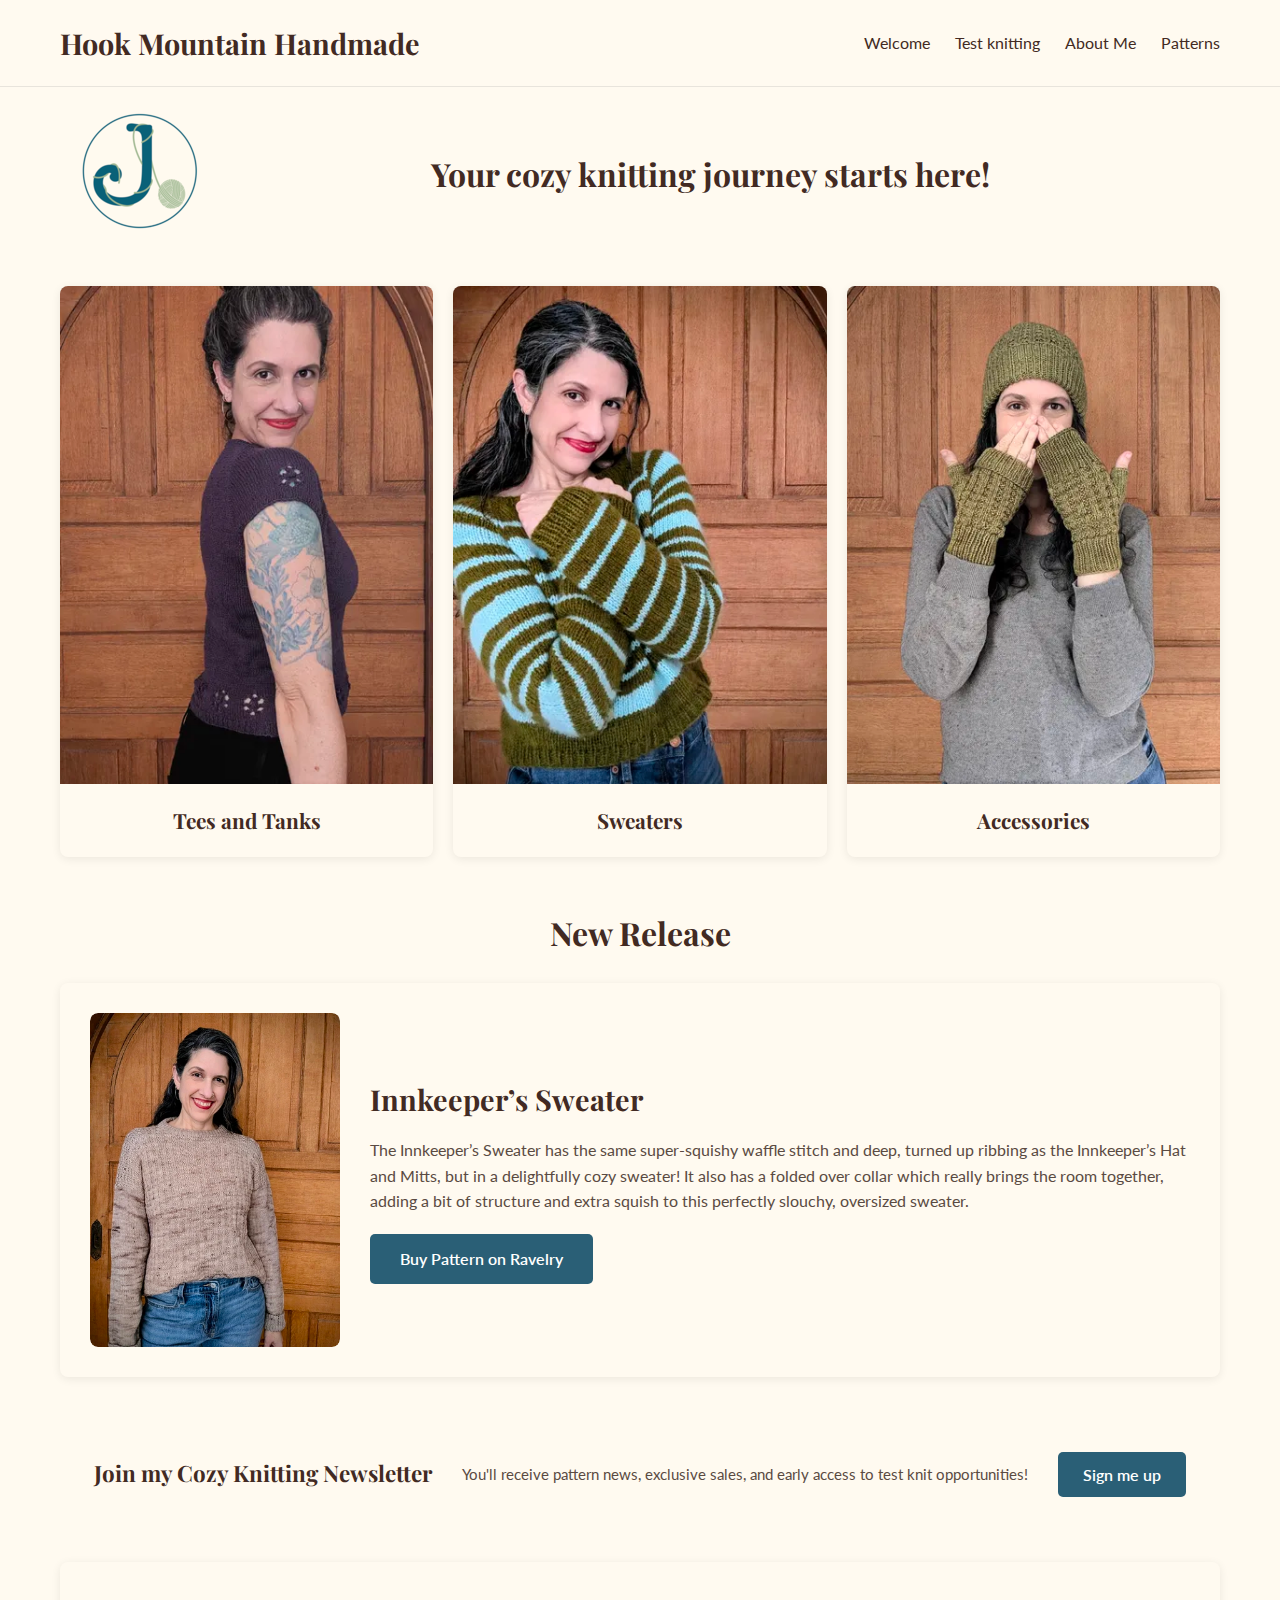
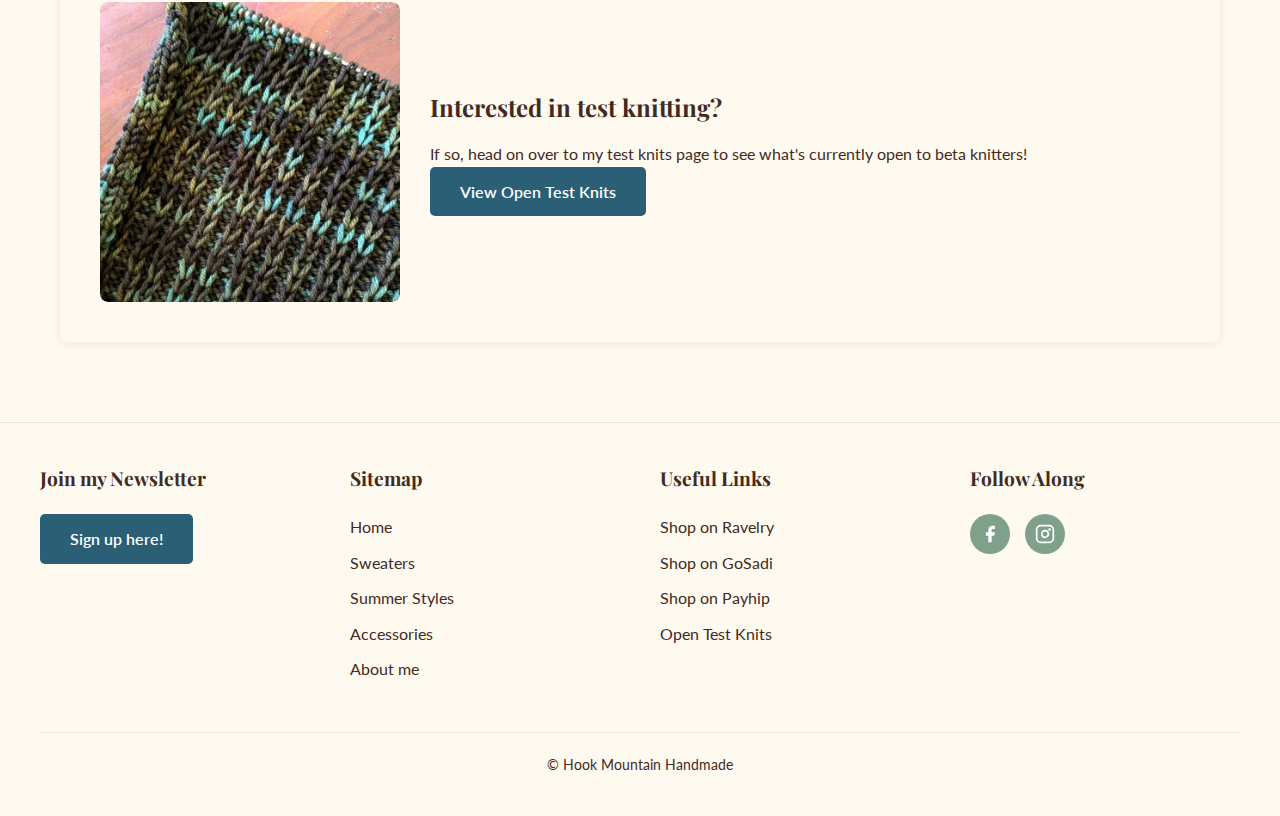
<file: index.html>
<!DOCTYPE html>
<html lang="en">
<head>
    <meta charset="UTF-8">
    <meta name="viewport" content="width=device-width, initial-scale=1.0">
    <title>Hook Mountain Handmade – Cozy, size-inclusive knitting patterns</title>
    <link rel="stylesheet" href="base.css">
    <link rel="stylesheet" href="home.css">
    <link rel="icon" type="image/png" sizes="32x32" href="images-optimized/logo/favicon-32.png">
    <link rel="icon" type="image/png" sizes="16x16" href="images-optimized/logo/favicon-16.png">
    <link rel="apple-touch-icon" sizes="180x180" href="images-optimized/logo/favicon-180.png">
    <script src="mailerlite.js"></script>
    <script src="scripts/load-footer.js" defer></script>
</head>
<body>
    <header>
        <div class="header-container">
            <h1 class="site-title"><a href="index.html">Hook Mountain Handmade</a></h1>
            <nav>
                <ul>
                    <li><a href="welcome.html">Welcome</a></li>
                    <li><a href="test-knitting.html">Test knitting</a></li>
                    <li><a href="about-me.html">About Me</a></li>
                    <li><a href="whats-new/index.html">Patterns</a></li>
                </ul>
            </nav>
        </div>
    </header>

    <main>
        <section class="hero">
            <picture>
                <source type="image/png"
                        srcset="images-optimized/logo/logo-120w.png 120w,
                                images-optimized/logo/logo-240w.png 240w"
                        sizes="120px">
                <img src="images-optimized/logo/logo-120w.png"
                     alt="Hook Mountain Handmade Logo"
                     class="hero-logo"
                     width="120" height="144">
            </picture>
            <h2>Your cozy knitting journey starts here!</h2>
        </section>

        <div class="category-grid">
            <div class="category-card">
                <a href="whats-new/summer-styles.html">
                    <div class="image-container">
                        <picture>
                            <source type="image/webp"
                                    srcset="images-optimized/categories/summer-styles-400w.webp 400w,
                                            images-optimized/categories/summer-styles-800w.webp 800w"
                                    sizes="(max-width: 768px) 100vw, 400px">
                            <img src="images-optimized/categories/summer-styles-400w.jpg"
                                 alt="Tees and Tanks"
                                 loading="lazy"
                                 width="400" height="533">
                        </picture>
                    </div>
                    <h3>Tees and Tanks</h3>
                </a>
            </div>
            <div class="category-card">
                <a href="whats-new/sweater-pattern-main-page.html">
                    <div class="image-container">
                        <picture>
                            <source type="image/webp"
                                    srcset="images-optimized/categories/sweaters-400w.webp 400w,
                                            images-optimized/categories/sweaters-800w.webp 800w"
                                    sizes="(max-width: 768px) 100vw, 400px">
                            <img src="images-optimized/categories/sweaters-400w.jpg"
                                 alt="Sweaters"
                                 loading="lazy"
                                 width="400" height="533">
                        </picture>
                    </div>
                    <h3>Sweaters</h3>
                </a>
            </div>
            <div class="category-card">
                <a href="whats-new/accessories.html">
                    <div class="image-container">
                        <picture>
                            <source type="image/webp"
                                    srcset="images-optimized/categories/accessories-400w.webp 400w,
                                            images-optimized/categories/accessories-800w.webp 800w"
                                    sizes="(max-width: 768px) 100vw, 400px">
                            <img src="images-optimized/categories/accessories-400w.jpg"
                                 alt="Accessories"
                                 loading="lazy"
                                 width="400" height="533">
                        </picture>
                    </div>
                    <h3>Accessories</h3>
                </a>
            </div>
        </div>

        <section>
            <h2>New Release</h2>
            <div class="featured">
                <a href="https://www.ravelry.com/patterns/library/innkeepers-sweater">
                    <div class="image-container">
                        <picture>
                            <source type="image/webp"
                                    srcset="images-optimized/featured/innkeepers-sweater-featured-400w.webp 400w,
                                            images-optimized/featured/innkeepers-sweater-featured-800w.webp 800w"
                                    sizes="250px">
                            <img src="images-optimized/featured/innkeepers-sweater-featured-400w.jpg"
                                 alt="Innkeeper’s Sweater"
                                 loading="lazy"
                                 width="250" height="333">
                        </picture>
                    </div>
                </a>
                <div class="featured-content">
                    <h3>Innkeeper’s Sweater</h3>
                    <p>The Innkeeper’s Sweater has the same super-squishy waffle stitch and deep, turned up ribbing as the Innkeeper’s Hat and Mitts, but in a delightfully cozy sweater! It also has a folded over collar which really brings the room together, adding a bit of structure and extra squish to this perfectly slouchy, oversized sweater.</p>
                    <a href="https://www.ravelry.com/patterns/library/innkeepers-sweater" class="btn">Buy Pattern on Ravelry</a>
                </div>
            </div>
        </section>

        <section class="newsletter">
            <h2>Join my Cozy Knitting Newsletter</h2>
            <p>You'll receive pattern news, exclusive sales, and early access to test knit opportunities!</p>
            <a href="https://dashboard.mailerlite.com/forms/936047/120780277461025946/share" class="btn">Sign me up</a>
        </section>

        <div class="test-knit-callout">
            <a href="test-knitting.html">
                <div class="image-container">
                    <picture>
                        <source type="image/webp"
                                srcset="images-optimized/featured/test-knit-callout-350w.webp 350w,
                                        images-optimized/featured/test-knit-callout-700w.webp 700w"
                                sizes="300px">
                        <img src="images-optimized/featured/test-knit-callout-350w.jpg"
                             alt="Test Knitting"
                             loading="lazy"
                             width="300" height="300">
                    </picture>
                </div>
            </a>
            <div class="test-knit-callout-content">
                <h3>Interested in test knitting?</h3>
                <p>If so, head on over to my test knits page to see what's currently open to beta knitters!</p>
                <a href="test-knitting.html" class="btn">View Open Test Knits</a>
            </div>
        </div>
    </main>

    <div id="footer-placeholder"></div>
</body>
</html>
</file>
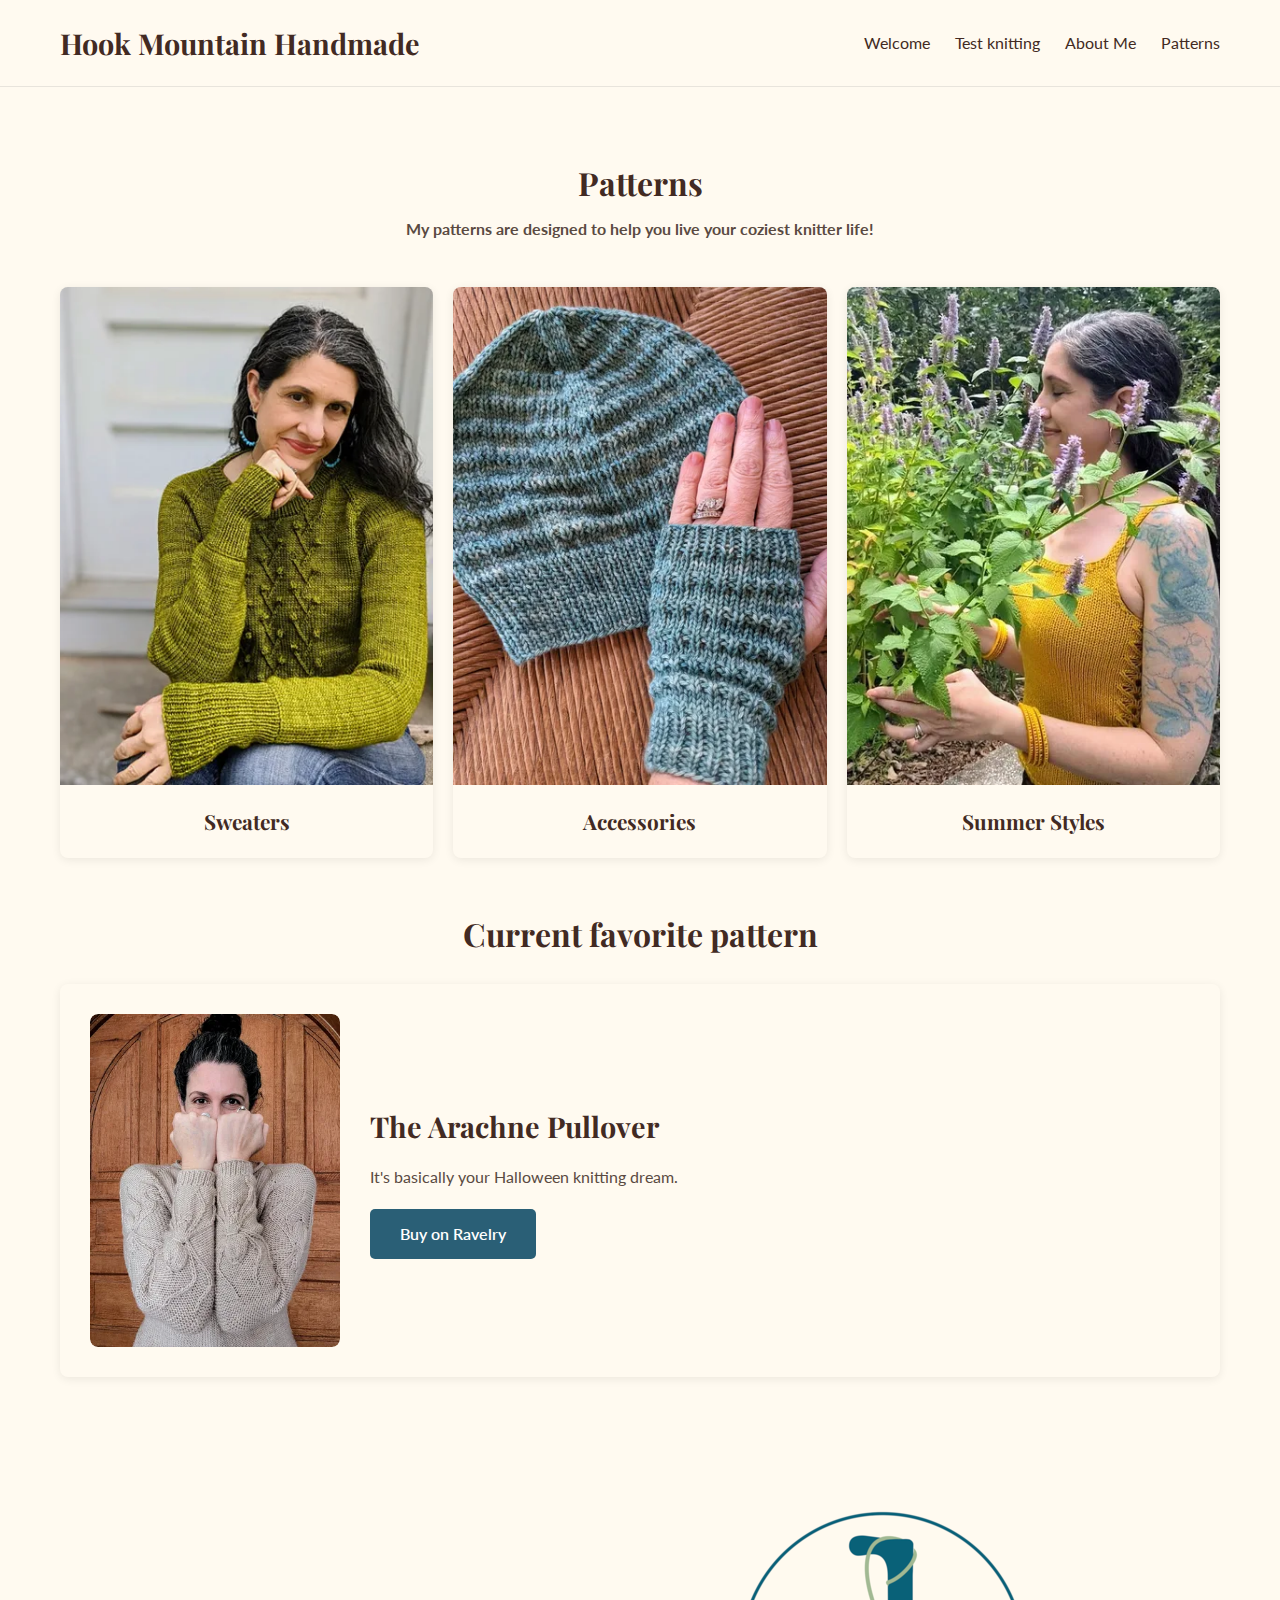
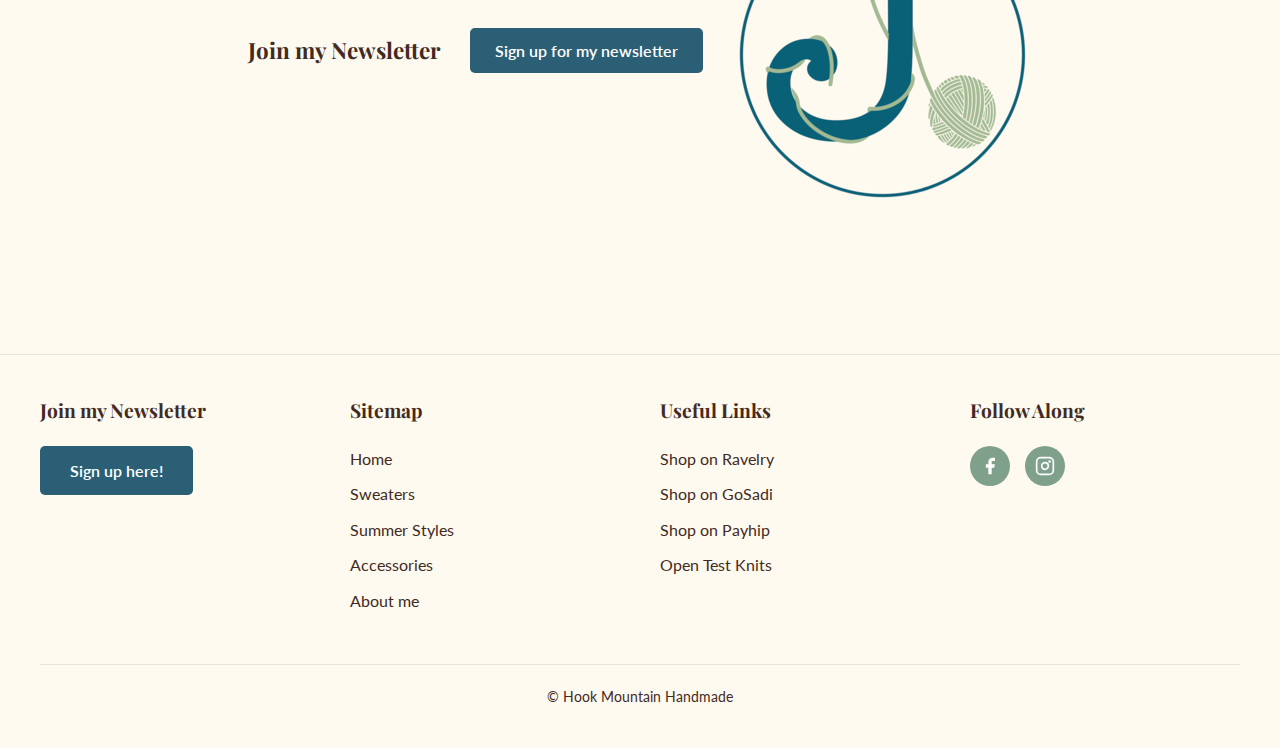
<file: whats-new/index.html>
<!DOCTYPE html>
<html lang="en">
<head>
    <meta charset="UTF-8">
    <meta name="viewport" content="width=device-width, initial-scale=1.0">
    <title>Patterns – Hook Mountain Handmade</title>
    <link rel="stylesheet" href="../base.css">
    <link rel="icon" type="image/png" sizes="32x32" href="../images-optimized/logo/favicon-32.png">
    <link rel="icon" type="image/png" sizes="16x16" href="../images-optimized/logo/favicon-16.png">
    <link rel="apple-touch-icon" sizes="180x180" href="../images-optimized/logo/favicon-180.png">
    <script src="../mailerlite.js"></script>
    <script src="../scripts/load-footer.js" defer></script>
</head>
<body>
    <header>
        <div class="header-container">
            <h1 class="site-title"><a href="../index.html">Hook Mountain Handmade</a></h1>
            <nav>
                <ul>
                    <li><a href="../welcome.html">Welcome</a></li>
                    <li><a href="../test-knitting.html">Test knitting</a></li>
                    <li><a href="../about-me.html">About Me</a></li>
                    <li><a href="index.html">Patterns</a></li>
                </ul>
            </nav>
        </div>
    </header>

    <main>
        <section class="page-header">
            <h1>Patterns</h1>
            <p><strong>My patterns are designed to help you live your coziest knitter life!</strong></p>
        </section>

        <div class="category-grid">
            <div class="category-card">
                <a href="sweater-pattern-main-page.html">
                    <div class="image-container">
                        <picture>
                            <source type="image/webp"
                                    srcset="../images-optimized/categories/sweaters-alt-400w.webp 400w,
                                            ../images-optimized/categories/sweaters-alt-800w.webp 800w"
                                    sizes="(max-width: 768px) 100vw, 400px">
                            <img src="../images-optimized/categories/sweaters-alt-400w.jpg"
                                 alt="Sweaters"
                                 loading="lazy"
                                 width="400" height="533">
                        </picture>
                    </div>
                    <h3>Sweaters</h3>
                </a>
            </div>
            <div class="category-card">
                <a href="accessories.html">
                    <div class="image-container">
                        <picture>
                            <source type="image/webp"
                                    srcset="../images-optimized/categories/accessories-alt-400w.webp 400w,
                                            ../images-optimized/categories/accessories-alt-800w.webp 800w"
                                    sizes="(max-width: 768px) 100vw, 400px">
                            <img src="../images-optimized/categories/accessories-alt-400w.jpg"
                                 alt="Accessories"
                                 loading="lazy"
                                 width="400" height="533">
                        </picture>
                    </div>
                    <h3>Accessories</h3>
                </a>
            </div>
            <div class="category-card">
                <a href="summer-styles.html">
                    <div class="image-container">
                        <picture>
                            <source type="image/webp"
                                    srcset="../images-optimized/categories/summer-styles-alt-400w.webp 400w,
                                            ../images-optimized/categories/summer-styles-alt-800w.webp 800w"
                                    sizes="(max-width: 768px) 100vw, 400px">
                            <img src="../images-optimized/categories/summer-styles-alt-400w.jpg"
                                 alt="Summer Styles"
                                 loading="lazy"
                                 width="400" height="533">
                        </picture>
                    </div>
                    <h3>Summer Styles</h3>
                </a>
            </div>
        </div>


        <section>
            <h2>Current favorite pattern</h2>
            <div class="featured">
                <div class="image-container">
                    <picture>
                        <source type="image/webp"
                                srcset="../images-optimized/featured/arachne-featured-350w.webp 350w,
                                        ../images-optimized/featured/arachne-featured-700w.webp 700w"
                                sizes="250px">
                        <img src="../images-optimized/featured/arachne-featured-350w.jpg"
                             alt="The Arachne Pullover"
                             loading="lazy"
                             width="250" height="333">
                    </picture>
                </div>
                <div class="featured-content">
                    <h3>The Arachne Pullover</h3>
                    <p>It's basically your Halloween knitting dream.</p>
                    <a href="https://www.ravelry.com/patterns/library/arachne-pullover" class="btn">Buy on Ravelry</a>
                </div>
            </div>
        </section>

        <section class="newsletter">
            <h2>Join my Newsletter</h2>
            <a href="https://dashboard.mailerlite.com/forms/936047/120780277461025946/share" class="btn">Sign up for my newsletter</a>
            <div style="margin-top: 30px;">
                <picture>
                    <source type="image/png"
                            srcset="../images-optimized/logo/logo-240w.png 240w,
                                    ../images-optimized/logo/logo-300w.png 300w"
                            sizes="300px">
                    <img src="../images-optimized/logo/logo-300w.png"
                         alt="Hook Mountain Handmade Logo"
                         style="max-width: 300px;"
                         width="300" height="360">
                </picture>
            </div>
        </section>
    </main>

    <div id="footer-placeholder"></div>
</body>
</html>
</file>
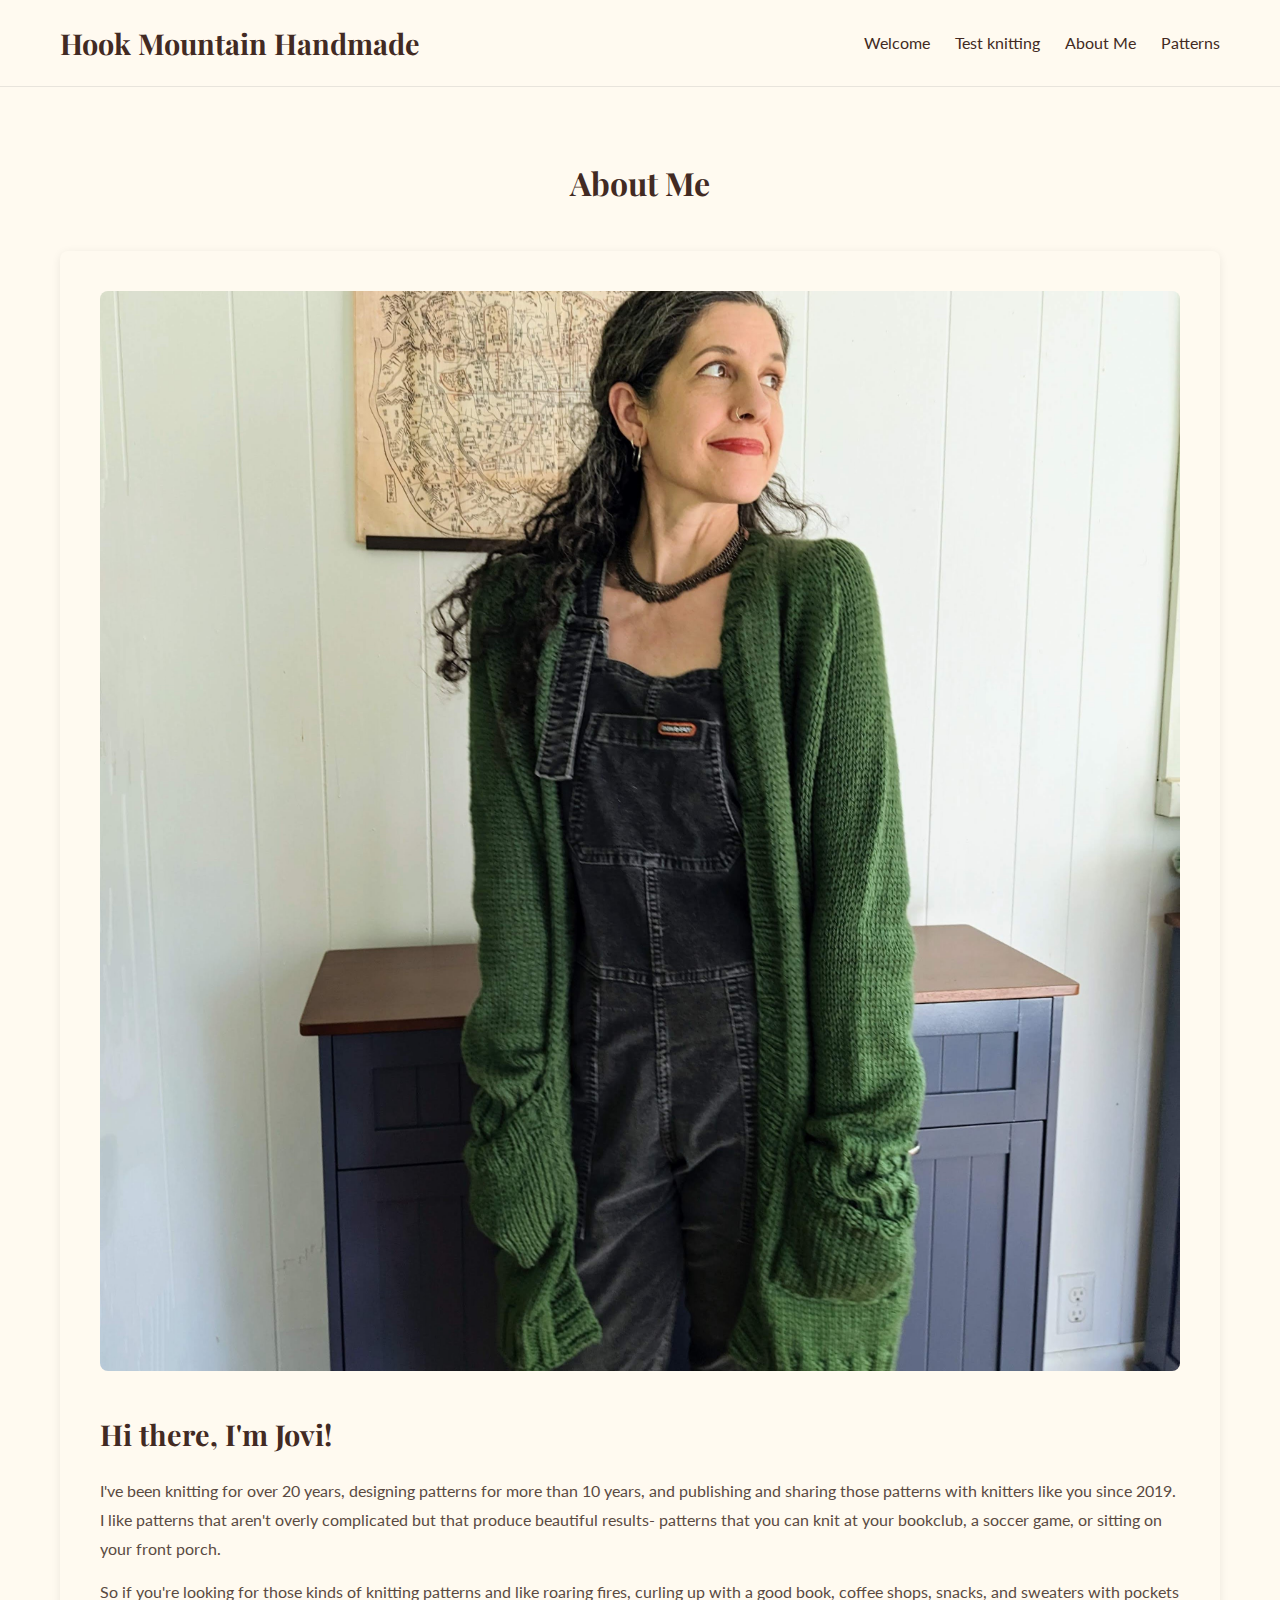
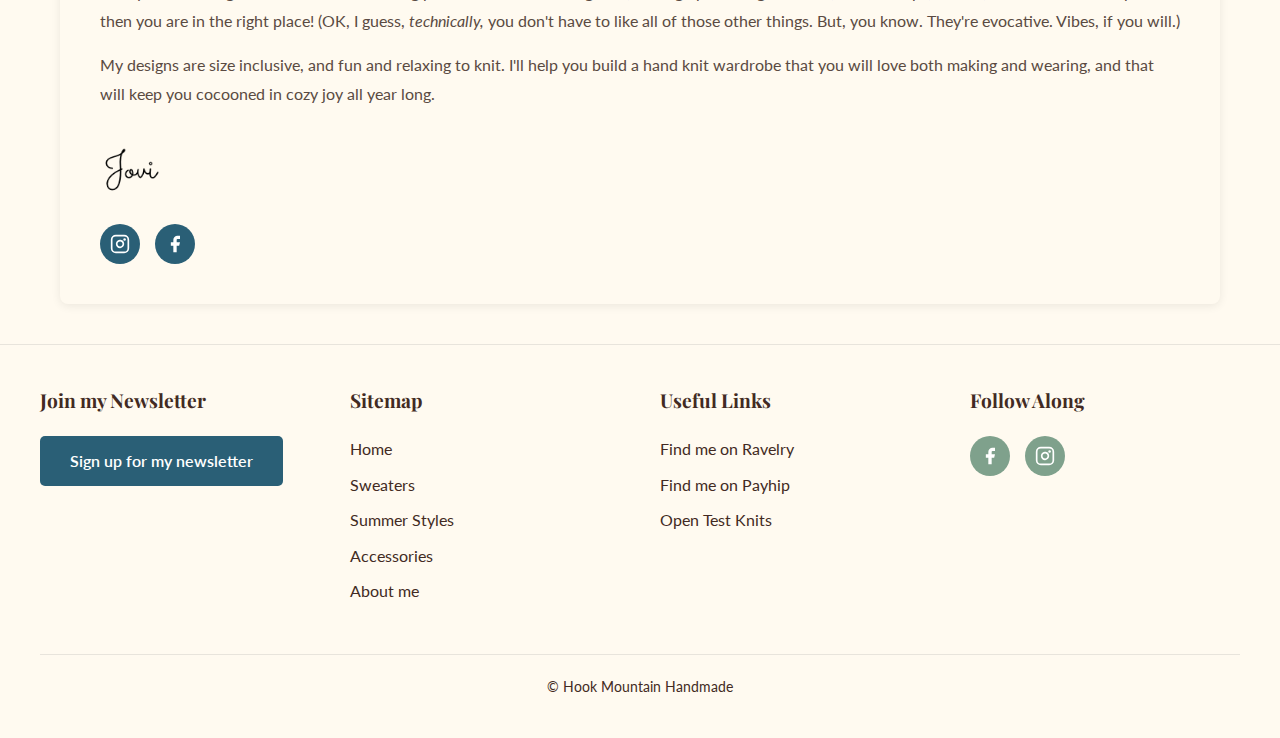
<file: about-me.html>
<!DOCTYPE html>
<html lang="en">
<head>
    <meta charset="UTF-8">
    <meta name="viewport" content="width=device-width, initial-scale=1.0">
    <title>About Me – Hook Mountain Handmade</title>
    <link rel="stylesheet" href="base.css">
    <link rel="icon" href="images/2022_03_d86e37ab-8b3b-2574-eb82-0f33ae1f23eb.png" type="image/png">
</head>
<body>
    <header>
        <div class="header-container">
            <h1 class="site-title"><a href="index.html">Hook Mountain Handmade</a></h1>
            <nav>
                <ul>
                    <li><a href="welcome.html">Welcome</a></li>
                    <li><a href="test-knitting.html">Test knitting</a></li>
                    <li><a href="about-me.html">About Me</a></li>
                    <li><a href="whats-new/index.html">Patterns</a></li>
                </ul>
            </nav>
        </div>
    </header>

    <main>
        <section class="page-header">
            <h1>About Me</h1>
        </section>

        <div class="about-content">
            <img src="images/2024_10_pxl_20230820_2043067602.jpg" alt="Jovi - Hook Mountain Handmade">
            <div class="about-text">
                <h3>Hi there, I'm Jovi!</h3>
                <p>I've been knitting for over 20 years, designing patterns for more than 10 years, and publishing and sharing those patterns with knitters like you since 2019. I like patterns that aren't overly complicated but that produce beautiful results- patterns that you can knit at your bookclub, a soccer game, or sitting on your front porch.</p>
                <p>So if you're looking for those kinds of knitting patterns and like roaring fires, curling up with a good book, coffee shops, snacks, and sweaters with pockets then you are in the right place! (OK, I guess, <em>technically,</em> you don't have to like all of those other things. But, you know. They're evocative. Vibes, if you will.)</p>
                <p>My designs are size inclusive, and fun and relaxing to knit. I'll help you build a hand knit wardrobe that you will love both making and wearing, and that will keep you cocooned in cozy joy all year long.</p>
                
                <div style="margin-top: 25px;">
                    <img src="images/2024_05_unnamed.png" alt="Hook Mountain Handmade" style="width: 60px; margin-bottom: 15px;">
                    <div class="social-links">
                        <a href="https://instagram.com/hookmountainhandmade" aria-label="Instagram" style="background: #2a5f76;">
                            <svg width="20" height="20" fill="white" viewBox="0 0 24 24"><rect x="2" y="2" width="20" height="20" rx="5" ry="5" fill="none" stroke="white" stroke-width="2"/><path d="M16 11.37A4 4 0 1 1 12.63 8 4 4 0 0 1 16 11.37z" fill="none" stroke="white" stroke-width="2"/><circle cx="17.5" cy="6.5" r="1.5" fill="white"/></svg>
                        </a>
                        <a href="https://facebook.com/hookmountainhandmade" aria-label="Facebook" style="background: #2a5f76;">
                            <svg width="20" height="20" fill="white" viewBox="0 0 24 24"><path d="M18 2h-3a5 5 0 0 0-5 5v3H7v4h3v8h4v-8h3l1-4h-4V7a1 1 0 0 1 1-1h3z"/></svg>
                        </a>
                    </div>
                </div>
            </div>
        </div>
    </main>

    <footer>
        <div class="footer-container">
            <div>
                <h4>Join my Newsletter</h4>
                <a href="https://dashboard.mailerlite.com/forms/936047/120780277461025946/share" class="btn">Sign up for my newsletter</a>
            </div>
            <div>
                <h4>Sitemap</h4>
                <ul>
                    <li><a href="index.html">Home</a></li>
                    <li><a href="whats-new/sweater-pattern-main-page.html">Sweaters</a></li>
                    <li><a href="whats-new/summer-styles.html">Summer Styles</a></li>
                    <li><a href="whats-new/accessories.html">Accessories</a></li>
                    <li><a href="about-me.html">About me</a></li>
                </ul>
            </div>
            <div>
                <h4>Useful Links</h4>
                <ul>
                    <li><a href="https://www.ravelry.com/stores/hook-mountain-handmade-designs">Find me on Ravelry</a></li>
                    <li><a href="https://payhip.com/hookmountainhandmade">Find me on Payhip</a></li>
                    <li><a href="test-knitting.html">Open Test Knits</a></li>
                </ul>
            </div>
            <div>
                <h4>Follow Along</h4>
                <div class="social-links">
                    <a href="https://www.facebook.com/hookmountainhandmade" aria-label="Facebook">
                        <svg width="20" height="20" fill="white" viewBox="0 0 24 24"><path d="M18 2h-3a5 5 0 0 0-5 5v3H7v4h3v8h4v-8h3l1-4h-4V7a1 1 0 0 1 1-1h3z"/></svg>
                    </a>
                    <a href="https://www.instagram.com/hookmountainhandmade/" aria-label="Instagram">
                        <svg width="20" height="20" fill="white" viewBox="0 0 24 24"><rect x="2" y="2" width="20" height="20" rx="5" ry="5" fill="none" stroke="white" stroke-width="2"/><path d="M16 11.37A4 4 0 1 1 12.63 8 4 4 0 0 1 16 11.37z" fill="none" stroke="white" stroke-width="2"/><circle cx="17.5" cy="6.5" r="1.5" fill="white"/></svg>
                    </a>
                </div>
            </div>
        </div>
        <div class="footer-bottom">
            <p>© Hook Mountain Handmade</p>
        </div>
    </footer>
</body>
</html>
</file>
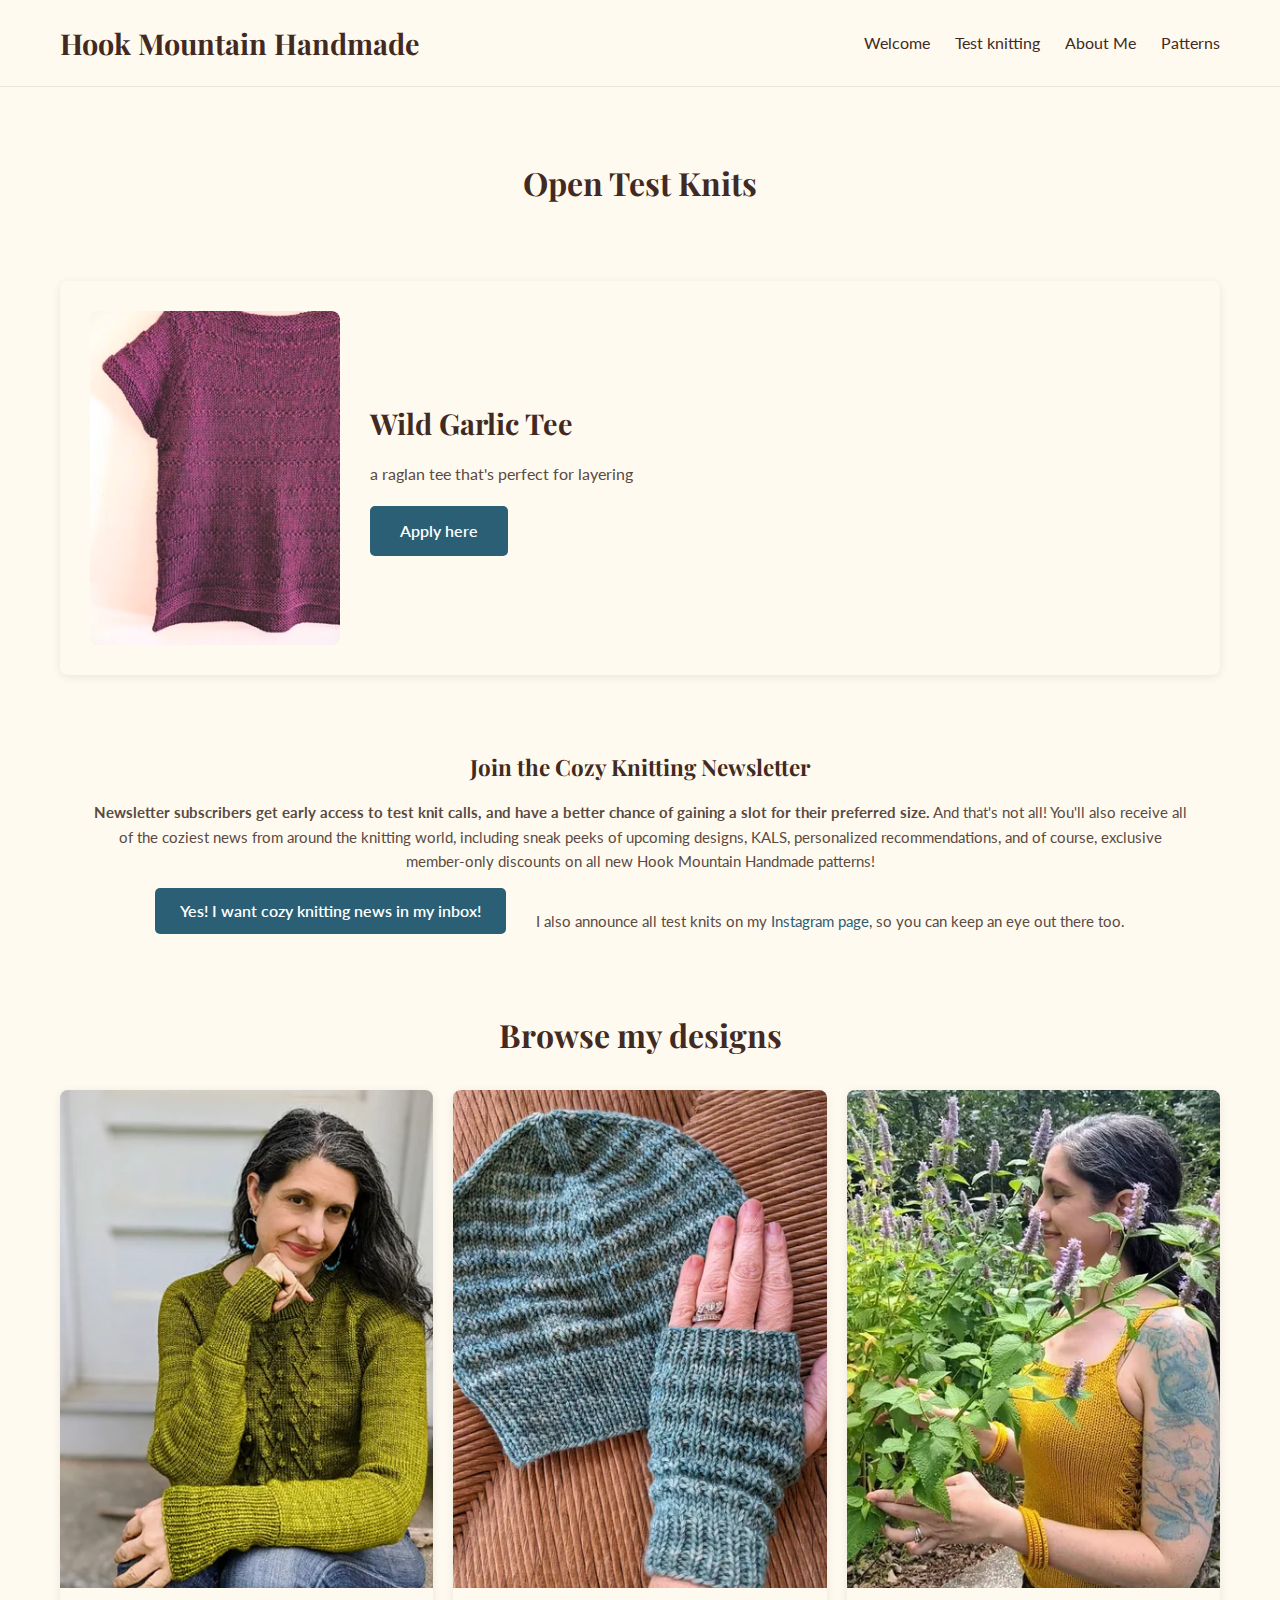
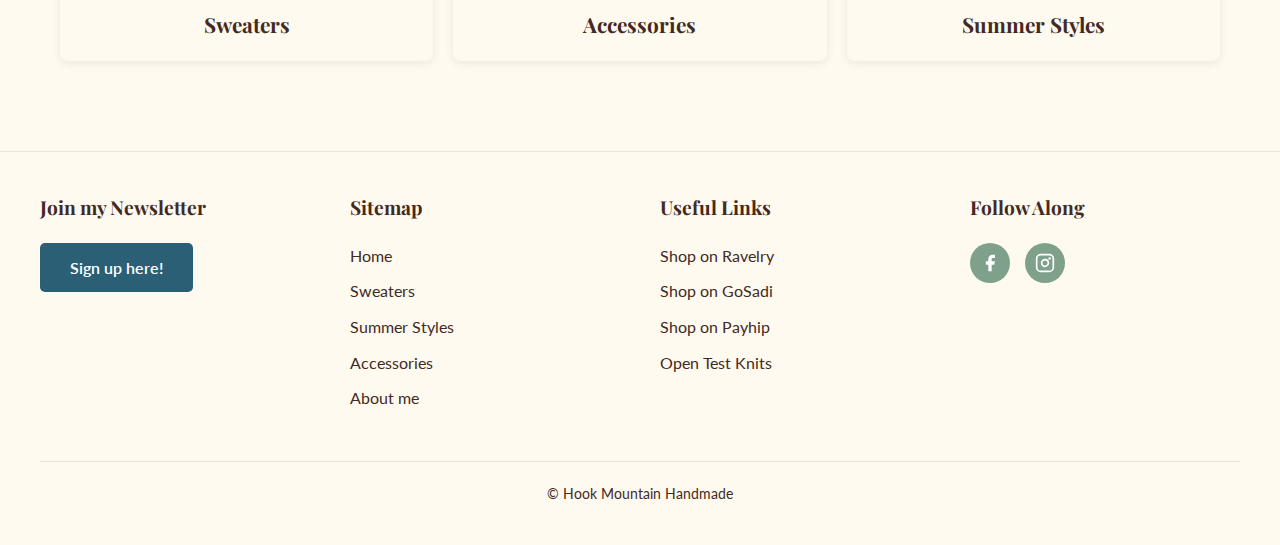
<file: test-knitting.html>
<!DOCTYPE html>
<html lang="en">
<head>
    <meta charset="UTF-8">
    <meta name="viewport" content="width=device-width, initial-scale=1.0">
    <title>Open Test Knits – Hook Mountain Handmade</title>
    <link rel="stylesheet" href="base.css">
    <link rel="icon" type="image/png" sizes="32x32" href="images-optimized/logo/favicon-32.png">
    <link rel="icon" type="image/png" sizes="16x16" href="images-optimized/logo/favicon-16.png">
    <link rel="apple-touch-icon" sizes="180x180" href="images-optimized/logo/favicon-180.png">
    <script src="mailerlite.js"></script>
    <script src="scripts/load-footer.js" defer></script>
</head>
<body>
    <header>
        <div class="header-container">
            <h1 class="site-title"><a href="index.html">Hook Mountain Handmade</a></h1>
            <nav>
                <ul>
                    <li><a href="welcome.html">Welcome</a></li>
                    <li><a href="test-knitting.html">Test knitting</a></li>
                    <li><a href="about-me.html">About Me</a></li>
                    <li><a href="whats-new/index.html">Patterns</a></li>
                </ul>
            </nav>
        </div>
    </header>

    <main>
        <section class="page-header">
            <h1>Open Test Knits</h1>
        </section>

        <section class="featured">
            <div class="image-container">
                <picture>
                    <source type="image/webp"
                            srcset="images-optimized/featured/wild-garlic-350w.webp 350w,
                                    images-optimized/featured/wild-garlic-700w.webp 700w"
                            sizes="250px">
                    <img src="images-optimized/featured/wild-garlic-350w.jpg"
                         srcset="images-optimized/featured/wild-garlic-350w.jpg 350w,
                                 images-optimized/featured/wild-garlic-700w.jpg 700w"
                         sizes="250px"
                         alt="Wild Garlic Tee"
                         loading="lazy"
                         width="250" height="250">
                </picture>
            </div>
            <div class="featured-content">
                <h3>Wild Garlic Tee</h3>
                <p>a raglan tee that's perfect for layering</p>
                <a href="https://forms.gle/hV6gVVjvNgrAWZ7g7" class="btn">Apply here</a>
            </div>
        </section>


        <section class="newsletter">
            <h2>Join the Cozy Knitting Newsletter</h2>
            <p><strong>Newsletter subscribers get early access to test knit calls, and have a better chance of gaining a slot for their preferred size.</strong> And that's not all! You'll also receive all of the coziest news from around the knitting world, including sneak peeks of upcoming designs, KALS, personalized recommendations, and of course, exclusive member-only discounts on all new Hook Mountain Handmade patterns!</p>
            <a href="https://dashboard.mailerlite.com/forms/936047/120780277461025946/share" class="btn">Yes! I want cozy knitting news in my inbox!</a>
            <p style="margin-top: 20px;">I also announce all test knits on my <a href="http://instagram.com/hookmountainhandmade">Instagram page</a>, so you can keep an eye out there too.</p>
        </section>


        <section>
            <h2>Browse my designs</h2>
            <div class="category-grid">
                <div class="category-card">
                    <a href="whats-new/sweater-pattern-main-page.html">
                        <div class="image-container">
                            <picture>
                                <source type="image/webp"
                                        srcset="images-optimized/categories/sweaters-alt-400w.webp 400w,
                                                images-optimized/categories/sweaters-alt-800w.webp 800w"
                                        sizes="(max-width: 768px) 100vw, 400px">
                                <img src="images-optimized/categories/sweaters-alt-400w.jpg"
                                     alt="Sweaters"
                                     loading="lazy"
                                     width="400" height="533">
                            </picture>
                        </div>
                        <h3>Sweaters</h3>
                    </a>
                </div>
                <div class="category-card">
                    <a href="whats-new/accessories.html">
                        <div class="image-container">
                            <picture>
                                <source type="image/webp"
                                        srcset="images-optimized/categories/accessories-alt-400w.webp 400w,
                                                images-optimized/categories/accessories-alt-800w.webp 800w"
                                        sizes="(max-width: 768px) 100vw, 400px">
                                <img src="images-optimized/categories/accessories-alt-400w.jpg"
                                     alt="Accessories"
                                     loading="lazy"
                                     width="400" height="533">
                            </picture>
                        </div>
                        <h3>Accessories</h3>
                    </a>
                </div>
                <div class="category-card">
                    <a href="whats-new/summer-styles.html">
                        <div class="image-container">
                            <picture>
                                <source type="image/webp"
                                        srcset="images-optimized/categories/summer-styles-alt-400w.webp 400w,
                                                images-optimized/categories/summer-styles-alt-800w.webp 800w"
                                        sizes="(max-width: 768px) 100vw, 400px">
                                <img src="images-optimized/categories/summer-styles-alt-400w.jpg"
                                     alt="Summer Styles"
                                     loading="lazy"
                                     width="400" height="533">
                            </picture>
                        </div>
                        <h3>Summer Styles</h3>
                    </a>
                </div>
            </div>
        </section>
    </main>

    <div id="footer-placeholder"></div>
</body>
</html>
</file>
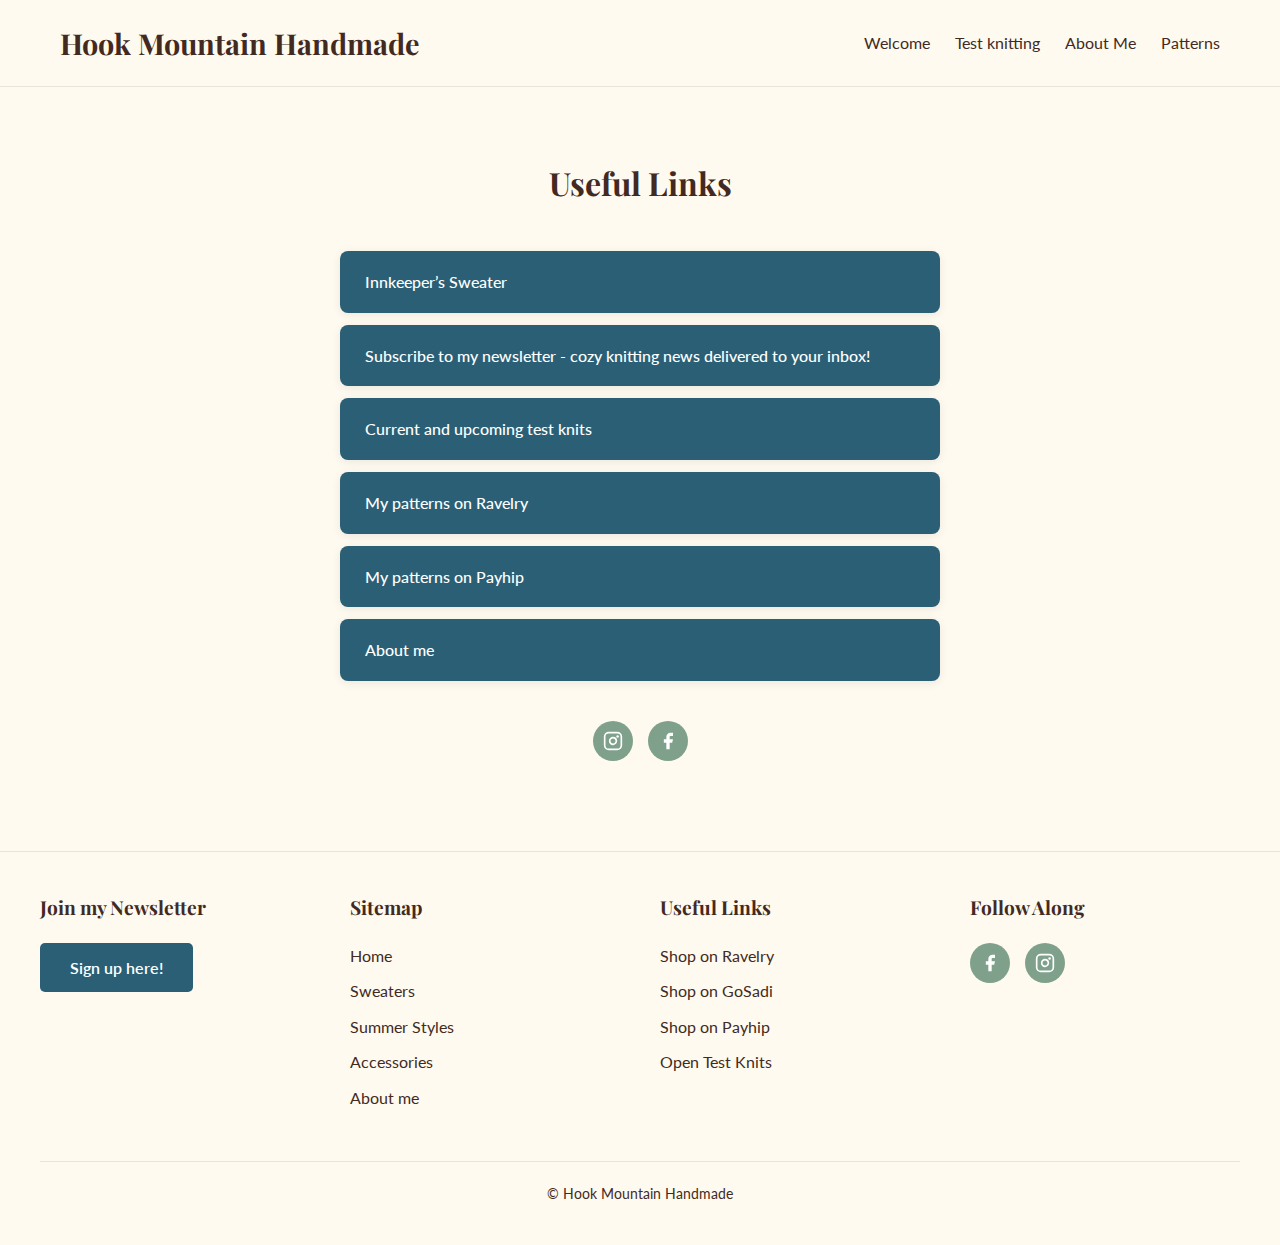
<file: welcome.html>
<!DOCTYPE html>
<html lang="en">
<head>
    <meta charset="UTF-8">
    <meta name="viewport" content="width=device-width, initial-scale=1.0">
    <title>Useful Links – Hook Mountain Handmade</title>
    <link rel="stylesheet" href="base.css">
    <link rel="icon" type="image/png" sizes="32x32" href="images-optimized/logo/favicon-32.png">
    <link rel="icon" type="image/png" sizes="16x16" href="images-optimized/logo/favicon-16.png">
    <link rel="apple-touch-icon" sizes="180x180" href="images-optimized/logo/favicon-180.png">
    <script src="mailerlite.js"></script>
    <script src="scripts/load-footer.js" defer></script>
</head>
<body>
    <header>
        <div class="header-container">
            <h1 class="site-title"><a href="index.html">Hook Mountain Handmade</a></h1>
            <nav>
                <ul>
                    <li><a href="welcome.html">Welcome</a></li>
                    <li><a href="test-knitting.html">Test knitting</a></li>
                    <li><a href="about-me.html">About Me</a></li>
                    <li><a href="whats-new/index.html">Patterns</a></li>
                </ul>
            </nav>
        </div>
    </header>

    <main>
        <section class="page-header">
            <h1>Useful Links</h1>
        </section>

        <div class="links-list">
            <a href="https://www.ravelry.com/patterns/library/innkeepers-sweater">Innkeeper’s Sweater</a>
            <a href="https://dashboard.mailerlite.com/forms/936047/120780277461025946/share">Subscribe to my newsletter - cozy knitting news delivered to your inbox!</a>
            <a href="test-knitting.html">Current and upcoming test knits</a>
            <a href="https://www.ravelry.com/stores/hook-mountain-handmade-designs">My patterns on Ravelry</a>
            <a href="https://payhip.com/hookmountainhandmade">My patterns on Payhip</a>
            <a href="about-me.html">About me</a>
        </div>

        <section style="text-align: center; margin-top: 40px;">
            <div class="social-links" style="justify-content: center;">
                <a href="https://instagram.com/hookmountainhandmade" aria-label="Instagram">
                    <svg width="20" height="20" fill="white" viewBox="0 0 24 24"><rect x="2" y="2" width="20" height="20" rx="5" ry="5" fill="none" stroke="white" stroke-width="2"/><path d="M16 11.37A4 4 0 1 1 12.63 8 4 4 0 0 1 16 11.37z" fill="none" stroke="white" stroke-width="2"/><circle cx="17.5" cy="6.5" r="1.5" fill="white"/></svg>
                </a>
                <a href="https://facebook.com/hookmountainhandmade" aria-label="Facebook">
                    <svg width="20" height="20" fill="white" viewBox="0 0 24 24"><path d="M18 2h-3a5 5 0 0 0-5 5v3H7v4h3v8h4v-8h3l1-4h-4V7a1 1 0 0 1 1-1h3z"/></svg>
                </a>
            </div>
        </section>
    </main>

    <div id="footer-placeholder"></div>
</body>
</html>
</file>
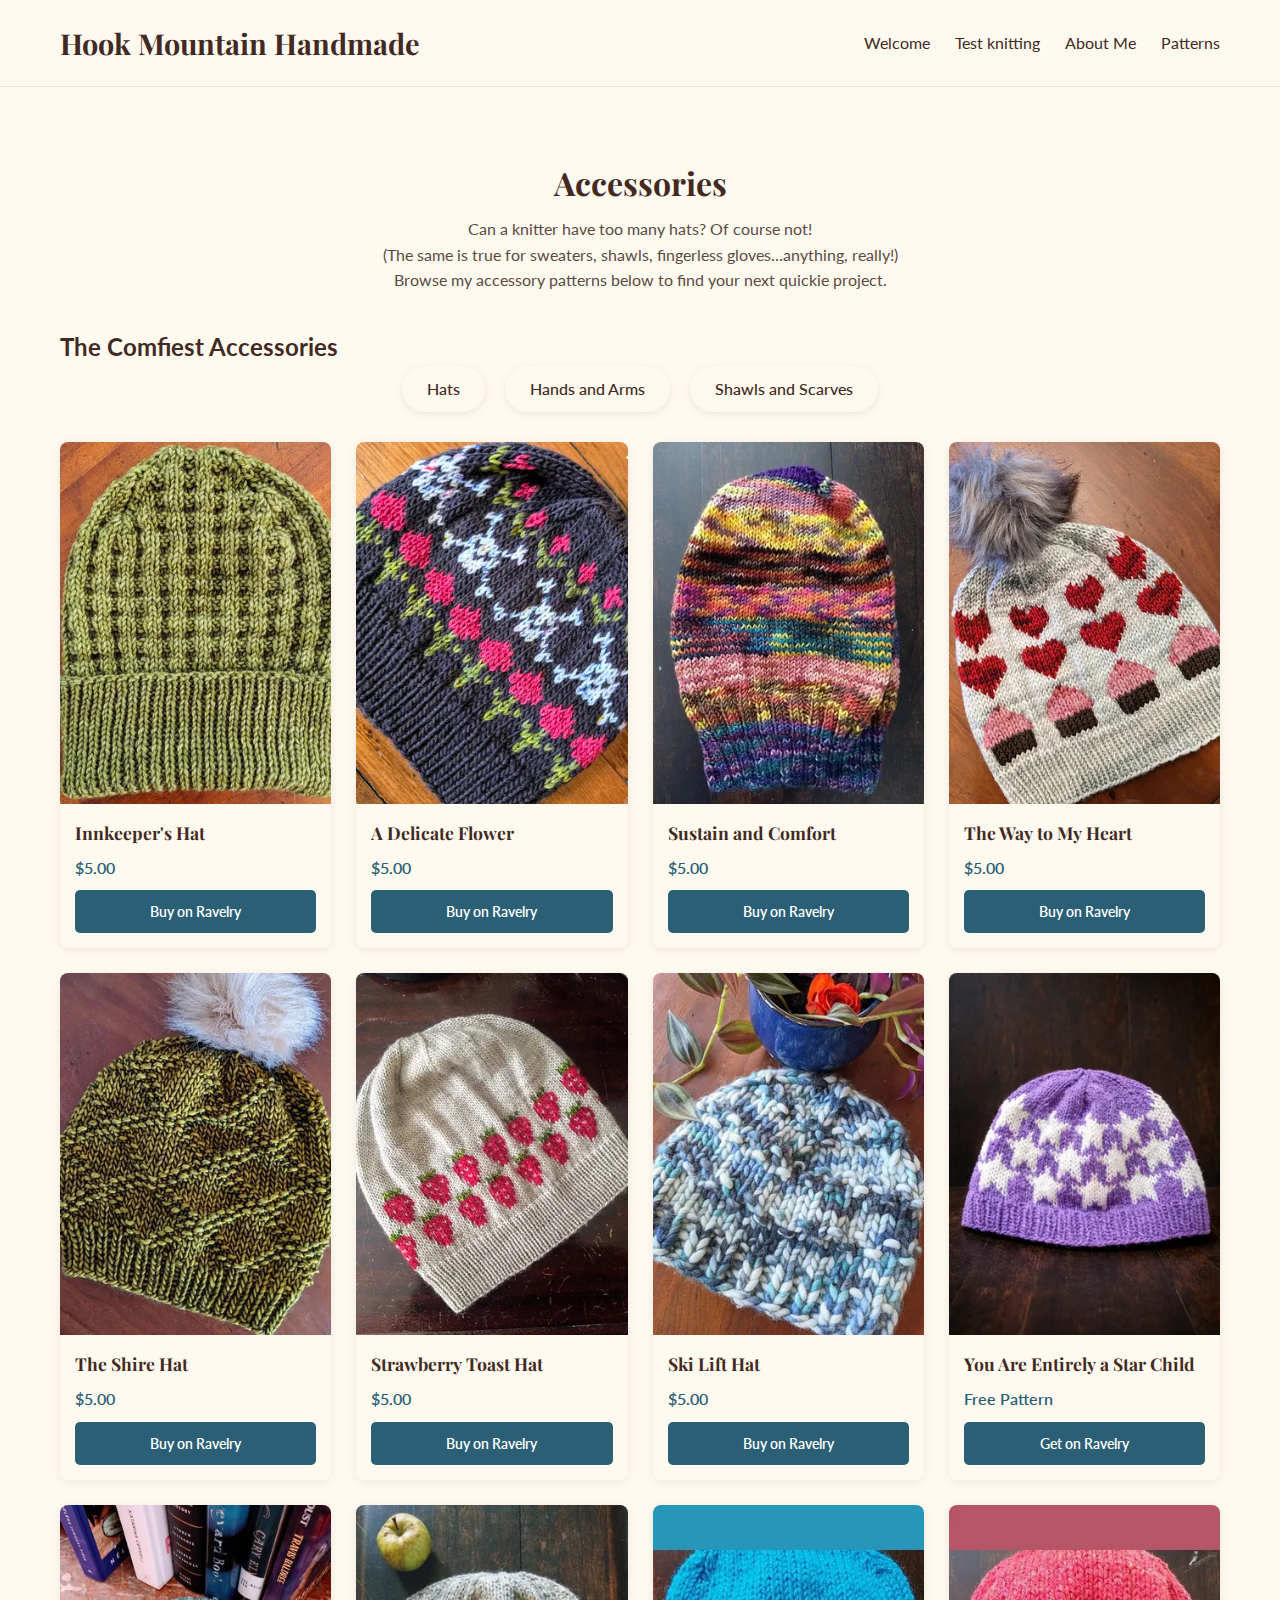
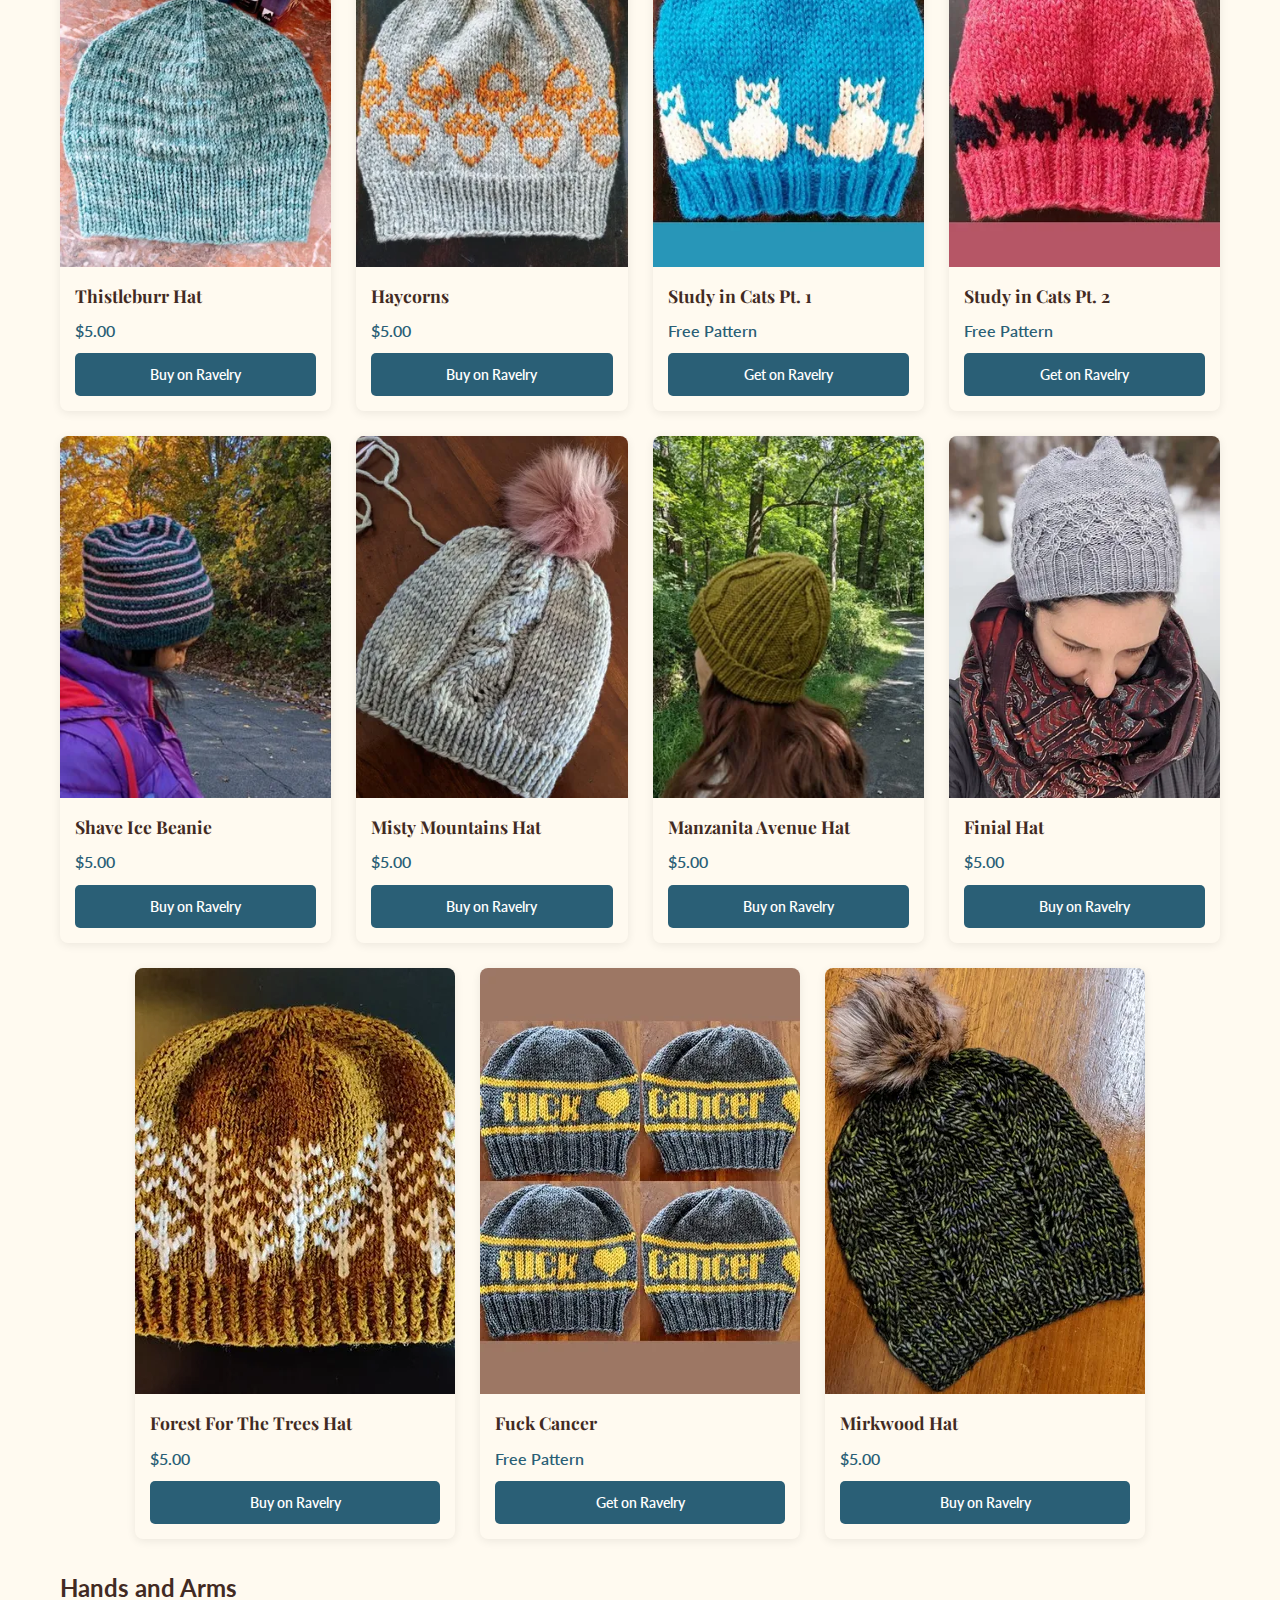
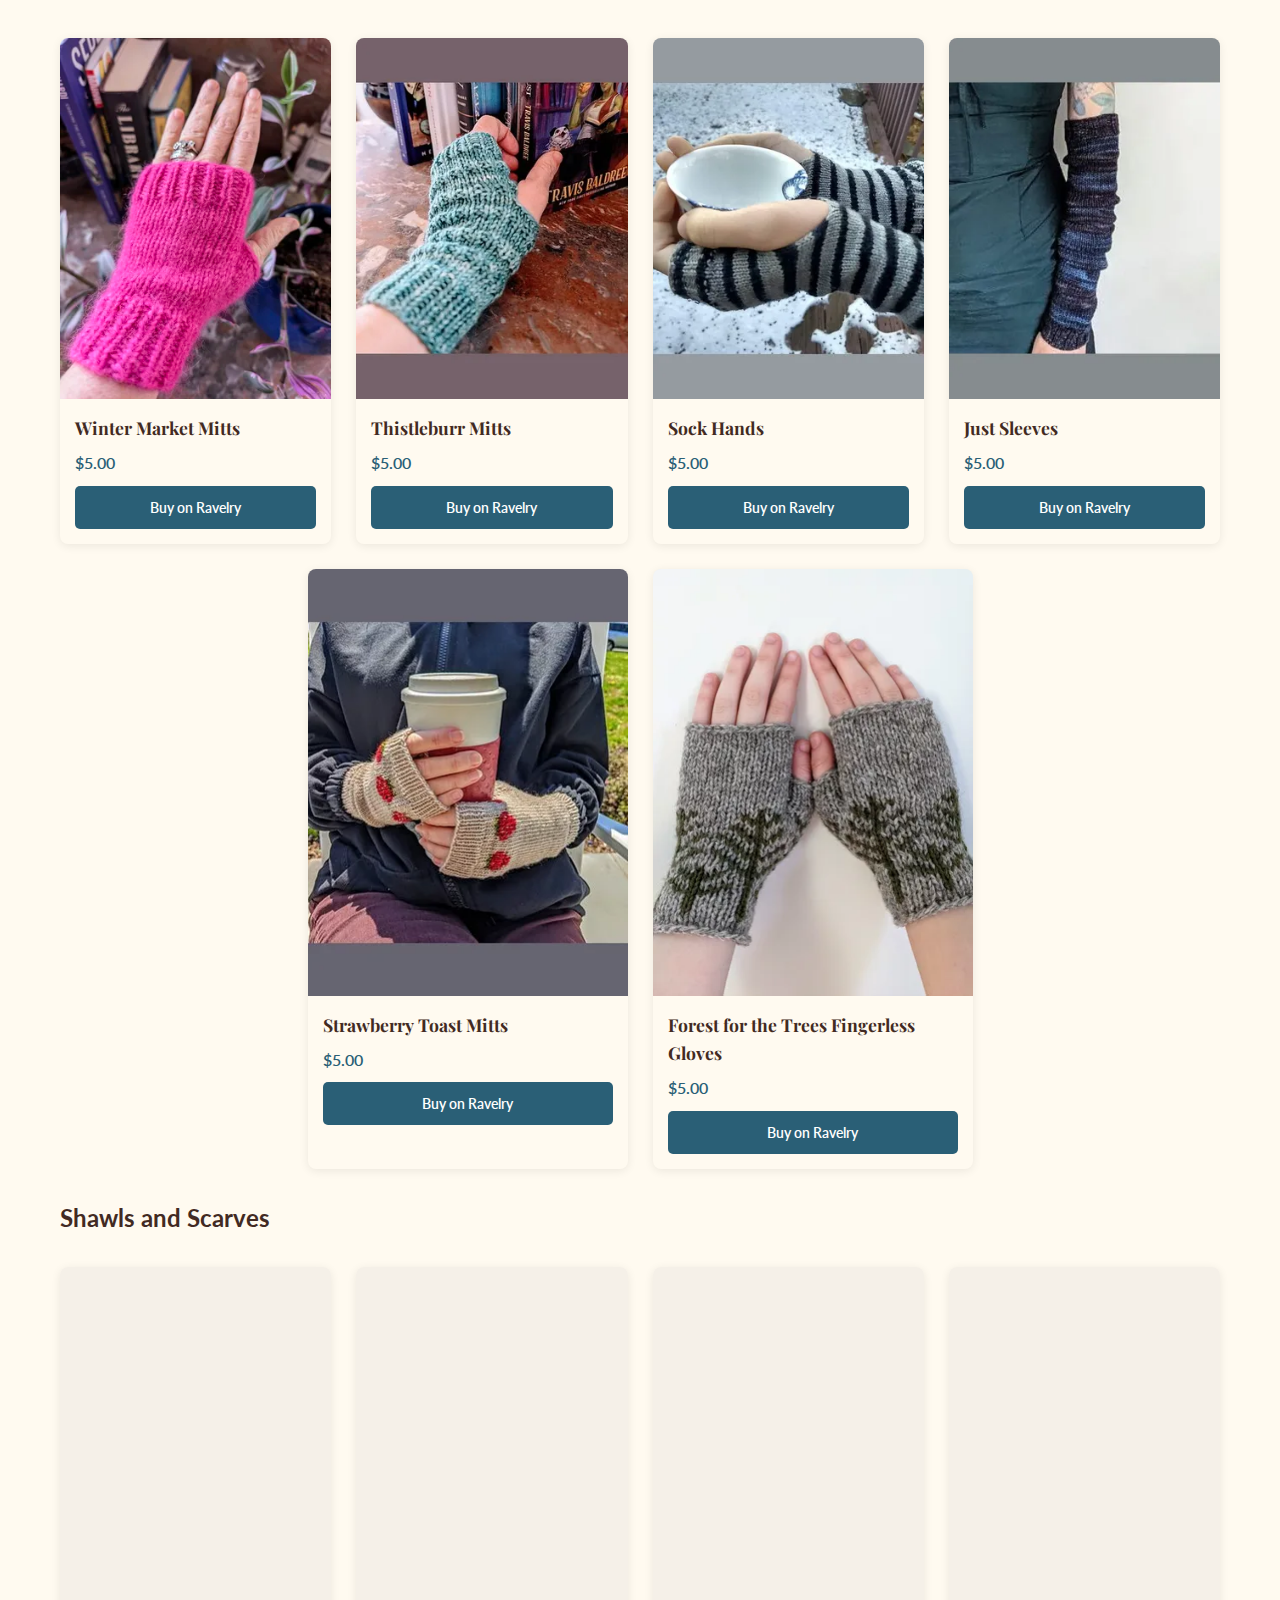
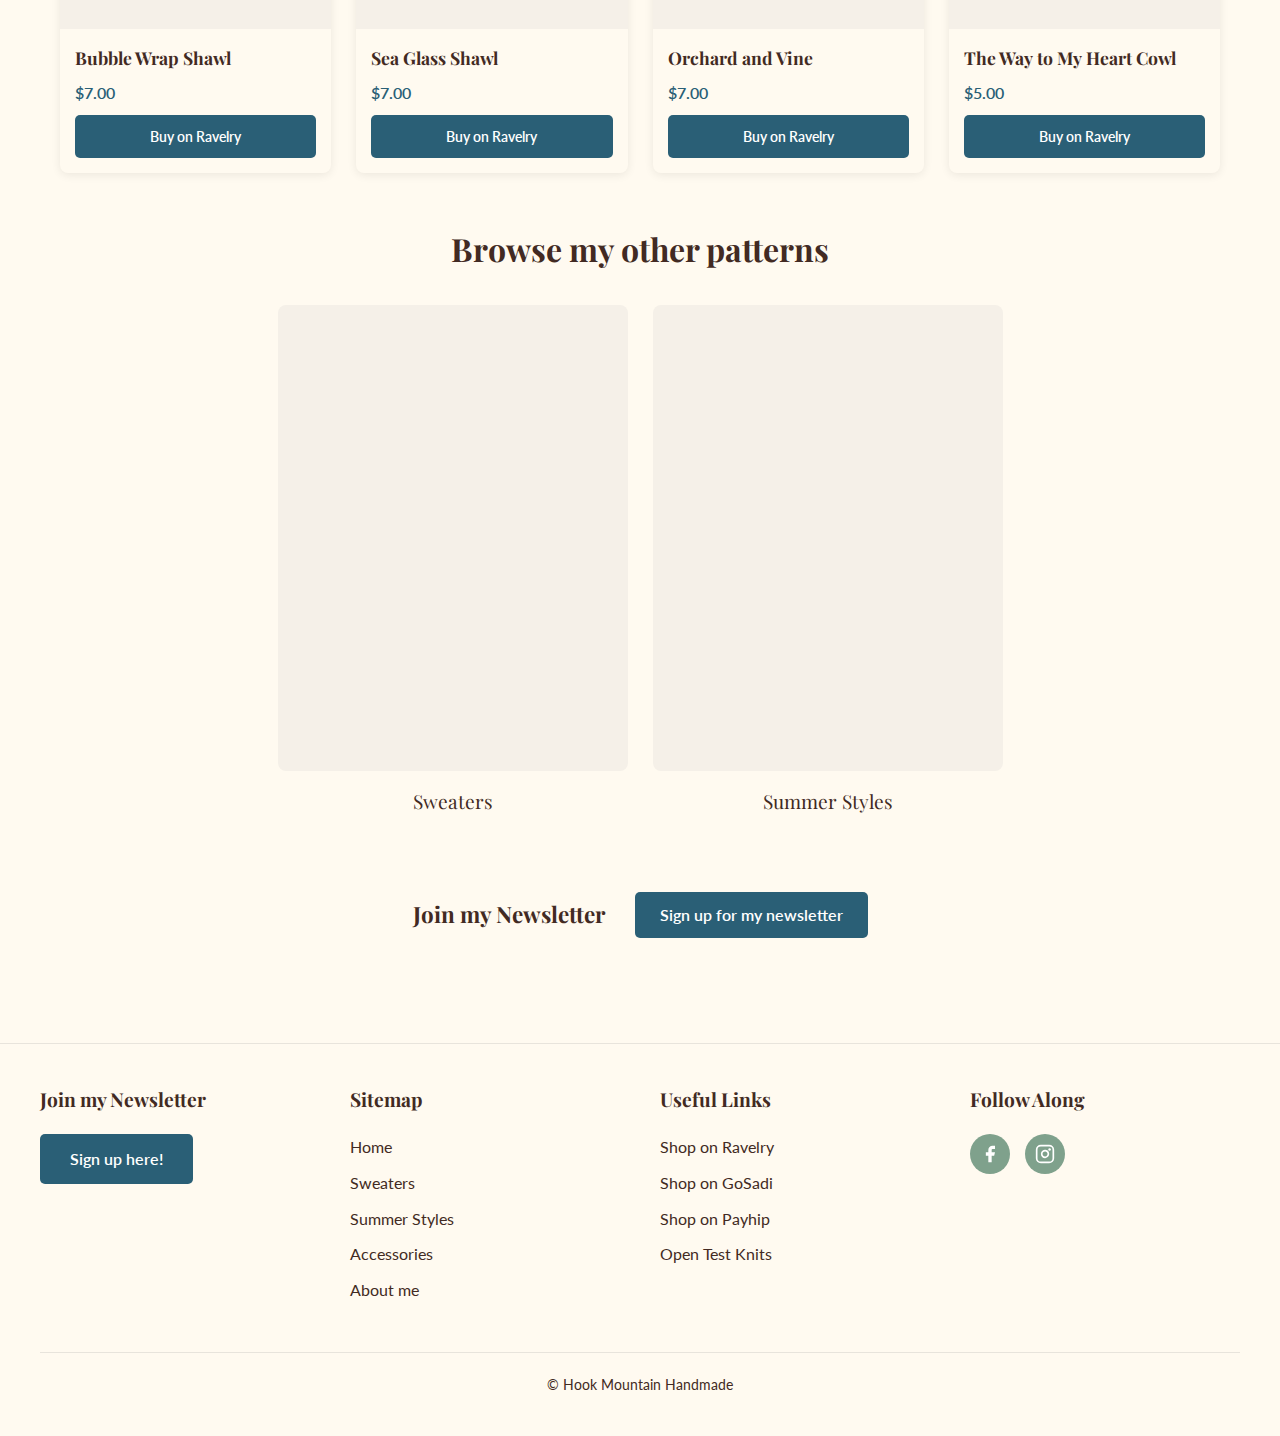
<file: whats-new/accessories.html>
<!DOCTYPE html>
<html lang="en">
<head>
    <meta charset="UTF-8">
    <meta name="viewport" content="width=device-width, initial-scale=1.0">
    <title>Accessories – Hook Mountain Handmade</title>
    <link rel="stylesheet" href="../base.css">
    <link rel="icon" type="image/png" sizes="32x32" href="../images-optimized/logo/favicon-32.png">
    <link rel="icon" type="image/png" sizes="16x16" href="../images-optimized/logo/favicon-16.png">
    <link rel="apple-touch-icon" sizes="180x180" href="../images-optimized/logo/favicon-180.png">
    <script src="../mailerlite.js"></script>
    <script src="../scripts/load-footer.js" defer></script>
</head>
<body>
    <header>
        <div class="header-container">
            <h1 class="site-title"><a href="../index.html">Hook Mountain Handmade</a></h1>
            <nav>
                <ul>
                    <li><a href="../welcome.html">Welcome</a></li>
                    <li><a href="../test-knitting.html">Test knitting</a></li>
                    <li><a href="../about-me.html">About Me</a></li>
                    <li><a href="index.html">Patterns</a></li>
                </ul>
            </nav>
        </div>
    </header>

    <main>
        <section class="page-header">
            <h1>Accessories</h1>
            <p>Can a knitter have too many hats? Of course not!<br>
            (The same is true for sweaters, shawls, fingerless gloves…anything, really!)<br>
            Browse my accessory patterns below to find your next quickie project.</p>
        </section>

        <h2>The Comfiest Accessories</h2>

        <div class="section-nav">
            <a href="#hats">Hats</a>
            <a href="#gloves">Hands and Arms</a>
            <a href="#scarves">Shawls and Scarves</a>
        </div>


        <div class="pattern-grid">
            <div class="pattern-card">
                <div class="image-container">
                    <picture>
                        <source type="image/webp" srcset="../images-optimized/patterns/innkeepers-hat-320w.webp 320w, ../images-optimized/patterns/innkeepers-hat-640w.webp 640w" sizes="(max-width: 768px) 50vw, 320px">
                        <img src="../images-optimized/patterns/innkeepers-hat-320w.jpg" alt="Innkeeper's Hat" loading="lazy" width="320" height="427">
                    </picture>
                </div>
                <div class="pattern-card-content">
                    <h3>Innkeeper's Hat</h3>
                    <p class="price">$5.00</p>
                    <a href="https://www.ravelry.com/patterns/library/innkeepers-hat" class="btn">Buy on Ravelry</a>
                </div>
            </div>

            <div class="pattern-card">
                <div class="image-container">
                    <picture>
                        <source type="image/webp" srcset="../images-optimized/patterns/a-delicate-flower-320w.webp 320w, ../images-optimized/patterns/a-delicate-flower-640w.webp 640w" sizes="(max-width: 768px) 50vw, 320px">
                        <img src="../images-optimized/patterns/a-delicate-flower-320w.jpg" alt="A Delicate Flower" loading="lazy" width="320" height="427">
                    </picture>
                </div>
                <div class="pattern-card-content">
                    <h3>A Delicate Flower</h3>
                    <p class="price">$5.00</p>
                    <a href="https://www.ravelry.com/patterns/library/a-delicate-flower" class="btn">Buy on Ravelry</a>
                </div>
            </div>

            <div class="pattern-card">
                <div class="image-container">
                    <picture>
                        <source type="image/webp"
                                srcset="../images-optimized/patterns/sustain-comfort-320w.webp 320w,
                                        ../images-optimized/patterns/sustain-comfort-640w.webp 640w"
                                sizes="(max-width: 768px) 50vw, 320px">
                        <img src="../images-optimized/patterns/sustain-comfort-320w.jpg"
                             alt="Sustain and Comfort"
                             loading="lazy"
                             width="320" height="427">
                    </picture>
                </div>
                <div class="pattern-card-content">
                    <h3>Sustain and Comfort</h3>
                    <p class="price">$5.00</p>
                    <a href="https://www.ravelry.com/patterns/library/sustain-and-comfort" class="btn">Buy on Ravelry</a>
                </div>
            </div>

            <div class="pattern-card">
                <div class="image-container">
                    <picture>
                        <source type="image/webp"
                                srcset="../images-optimized/patterns/way-to-my-heart-hat-320w.webp 320w,
                                        ../images-optimized/patterns/way-to-my-heart-hat-640w.webp 640w"
                                sizes="(max-width: 768px) 50vw, 320px">
                        <img src="../images-optimized/patterns/way-to-my-heart-hat-320w.jpg"
                             alt="The Way to My Heart"
                             loading="lazy"
                             width="320" height="427">
                    </picture>
                </div>
                <div class="pattern-card-content">
                    <h3>The Way to My Heart</h3>
                    <p class="price">$5.00</p>
                    <a href="https://www.ravelry.com/patterns/library/the-way-to-my-heart" class="btn">Buy on Ravelry</a>
                </div>
            </div>

            <div class="pattern-card">
                <div class="image-container">
                    <picture>
                        <source type="image/webp"
                                srcset="../images-optimized/patterns/shire-hat-320w.webp 320w,
                                        ../images-optimized/patterns/shire-hat-640w.webp 640w"
                                sizes="(max-width: 768px) 50vw, 320px">
                        <img src="../images-optimized/patterns/shire-hat-320w.jpg"
                             alt="The Shire Hat"
                             loading="lazy"
                             width="320" height="427">
                    </picture>
                </div>
                <div class="pattern-card-content">
                    <h3>The Shire Hat</h3>
                    <p class="price">$5.00</p>
                    <a href="https://www.ravelry.com/patterns/library/the-shire-hat" class="btn">Buy on Ravelry</a>
                </div>
            </div>

            <div class="pattern-card">
                <div class="image-container">
                    <picture>
                        <source type="image/webp"
                                srcset="../images-optimized/patterns/strawberry-toast-hat-320w.webp 320w,
                                        ../images-optimized/patterns/strawberry-toast-hat-640w.webp 640w"
                                sizes="(max-width: 768px) 50vw, 320px">
                        <img src="../images-optimized/patterns/strawberry-toast-hat-320w.jpg"
                             alt="Strawberry Toast Hat"
                             loading="lazy"
                             width="320" height="427">
                    </picture>
                </div>
                <div class="pattern-card-content">
                    <h3>Strawberry Toast Hat</h3>
                    <p class="price">$5.00</p>
                    <a href="https://www.ravelry.com/patterns/library/strawberry-toast-hat" class="btn">Buy on Ravelry</a>
                </div>
            </div>

            <div class="pattern-card">
                <div class="image-container">
                    <picture>
                        <source type="image/webp"
                                srcset="../images-optimized/patterns/ski-lift-hat-320w.webp 320w,
                                        ../images-optimized/patterns/ski-lift-hat-640w.webp 640w"
                                sizes="(max-width: 768px) 50vw, 320px">
                        <img src="../images-optimized/patterns/ski-lift-hat-320w.jpg"
                             alt="Ski Lift Hat"
                             loading="lazy"
                             width="320" height="427">
                    </picture>
                </div>
                <div class="pattern-card-content">
                    <h3>Ski Lift Hat</h3>
                    <p class="price">$5.00</p>
                    <a href="https://www.ravelry.com/patterns/library/ski-lift-hat-2" class="btn">Buy on Ravelry</a>
                </div>
            </div>

            <div class="pattern-card">
                <div class="image-container">
                    <picture>
                        <source type="image/webp"
                                srcset="../images-optimized/patterns/star-child-320w.webp 320w,
                                        ../images-optimized/patterns/star-child-640w.webp 640w"
                                sizes="(max-width: 768px) 50vw, 320px">
                        <img src="../images-optimized/patterns/star-child-320w.jpg"
                             alt="You Are Entirely a Star Child"
                             loading="lazy"
                             width="320" height="427">
                    </picture>
                </div>
                <div class="pattern-card-content">
                    <h3>You Are Entirely a Star Child</h3>
                    <p class="price">Free Pattern</p>
                    <a href="https://www.ravelry.com/patterns/library/you-are-entirely-a-star-child" class="btn">Get on Ravelry</a>
                </div>
            </div>

            <div class="pattern-card">
                <div class="image-container">
                    <picture>
                        <source type="image/webp"
                                srcset="../images-optimized/patterns/thistleburr-hat-320w.webp 320w,
                                        ../images-optimized/patterns/thistleburr-hat-640w.webp 640w"
                                sizes="(max-width: 768px) 50vw, 320px">
                        <img src="../images-optimized/patterns/thistleburr-hat-320w.jpg"
                             alt="Thistleburr Hat"
                             loading="lazy"
                             width="320" height="427">
                    </picture>
                </div>
                <div class="pattern-card-content">
                    <h3>Thistleburr Hat</h3>
                    <p class="price">$5.00</p>
                    <a href="https://www.ravelry.com/patterns/library/thistleburr-hat" class="btn">Buy on Ravelry</a>
                </div>
            </div>

            <div class="pattern-card">
                <div class="image-container">
                    <picture>
                        <source type="image/webp"
                                srcset="../images-optimized/patterns/haycorns-320w.webp 320w,
                                        ../images-optimized/patterns/haycorns-640w.webp 640w"
                                sizes="(max-width: 768px) 50vw, 320px">
                        <img src="../images-optimized/patterns/haycorns-320w.jpg"
                             alt="Haycorns"
                             loading="lazy"
                             width="320" height="427">
                    </picture>
                </div>
                <div class="pattern-card-content">
                    <h3>Haycorns</h3>
                    <p class="price">$5.00</p>
                    <a href="https://www.ravelry.com/patterns/library/haycorns" class="btn">Buy on Ravelry</a>
                </div>
            </div>

            <div class="pattern-card">
                <div class="image-container">
                    <picture>
                        <source type="image/webp"
                                srcset="../images-optimized/patterns/study-in-cats-1-320w.webp 320w,
                                        ../images-optimized/patterns/study-in-cats-1-640w.webp 640w"
                                sizes="(max-width: 768px) 50vw, 320px">
                        <img src="../images-optimized/patterns/study-in-cats-1-320w.jpg"
                             alt="Study in Cats Pt. 1"
                             loading="lazy"
                             width="320" height="427">
                    </picture>
                </div>
                <div class="pattern-card-content">
                    <h3>Study in Cats Pt. 1</h3>
                    <p class="price">Free Pattern</p>
                    <a href="https://www.ravelry.com/patterns/library/study-in-cats-part-1" class="btn">Get on Ravelry</a>
                </div>
            </div>

            <div class="pattern-card">
                <div class="image-container">
                    <picture>
                        <source type="image/webp"
                                srcset="../images-optimized/patterns/study-in-cats-2-320w.webp 320w,
                                        ../images-optimized/patterns/study-in-cats-2-640w.webp 640w"
                                sizes="(max-width: 768px) 50vw, 320px">
                        <img src="../images-optimized/patterns/study-in-cats-2-320w.jpg"
                             alt="Study in Cats Pt. 2"
                             loading="lazy"
                             width="320" height="427">
                    </picture>
                </div>
                <div class="pattern-card-content">
                    <h3>Study in Cats Pt. 2</h3>
                    <p class="price">Free Pattern</p>
                    <a href="https://www.ravelry.com/patterns/library/study-in-cats-part-2" class="btn">Get on Ravelry</a>
                </div>
            </div>

            <div class="pattern-card">
                <div class="image-container">
                    <picture>
                        <source type="image/webp"
                                srcset="../images-optimized/patterns/shave-ice-320w.webp 320w,
                                        ../images-optimized/patterns/shave-ice-640w.webp 640w"
                                sizes="(max-width: 768px) 50vw, 320px">
                        <img src="../images-optimized/patterns/shave-ice-320w.jpg"
                             alt="Shave Ice Beanie"
                             loading="lazy"
                             width="320" height="427">
                    </picture>
                </div>
                <div class="pattern-card-content">
                    <h3>Shave Ice Beanie</h3>
                    <p class="price">$5.00</p>
                    <a href="https://www.ravelry.com/patterns/library/shave-ice-beanie" class="btn">Buy on Ravelry</a>
                </div>
            </div>

            <div class="pattern-card">
                <div class="image-container">
                    <picture>
                        <source type="image/webp"
                                srcset="../images-optimized/patterns/misty-mountains-320w.webp 320w,
                                        ../images-optimized/patterns/misty-mountains-640w.webp 640w"
                                sizes="(max-width: 768px) 50vw, 320px">
                        <img src="../images-optimized/patterns/misty-mountains-320w.jpg"
                             alt="Misty Mountains Hat"
                             loading="lazy"
                             width="320" height="427">
                    </picture>
                </div>
                <div class="pattern-card-content">
                    <h3>Misty Mountains Hat</h3>
                    <p class="price">$5.00</p>
                    <a href="https://www.ravelry.com/patterns/library/misty-mountains-hat" class="btn">Buy on Ravelry</a>
                </div>
            </div>

            <div class="pattern-card">
                <div class="image-container">
                    <picture>
                        <source type="image/webp"
                                srcset="../images-optimized/patterns/manzanita-avenue-320w.webp 320w,
                                        ../images-optimized/patterns/manzanita-avenue-640w.webp 640w"
                                sizes="(max-width: 768px) 50vw, 320px">
                        <img src="../images-optimized/patterns/manzanita-avenue-320w.jpg"
                             alt="Manzanita Avenue Hat"
                             loading="lazy"
                             width="320" height="427">
                    </picture>
                </div>
                <div class="pattern-card-content">
                    <h3>Manzanita Avenue Hat</h3>
                    <p class="price">$5.00</p>
                    <a href="https://www.ravelry.com/patterns/library/manzanita-avenue-hat" class="btn">Buy on Ravelry</a>
                </div>
            </div>

            <div class="pattern-card">
                <div class="image-container">
                    <picture>
                        <source type="image/webp"
                                srcset="../images-optimized/patterns/finial-hat-320w.webp 320w,
                                        ../images-optimized/patterns/finial-hat-640w.webp 640w"
                                sizes="(max-width: 768px) 50vw, 320px">
                        <img src="../images-optimized/patterns/finial-hat-320w.jpg"
                             alt="Finial Hat"
                             loading="lazy"
                             width="320" height="427">
                    </picture>
                </div>
                <div class="pattern-card-content">
                    <h3>Finial Hat</h3>
                    <p class="price">$5.00</p>
                    <a href="https://www.ravelry.com/patterns/library/finial-hat-2" class="btn">Buy on Ravelry</a>
                </div>
            </div>

            <div class="pattern-card">
                <div class="image-container">
                    <picture>
                        <source type="image/webp"
                                srcset="../images-optimized/patterns/forest-trees-hat-320w.webp 320w,
                                        ../images-optimized/patterns/forest-trees-hat-640w.webp 640w"
                                sizes="(max-width: 768px) 50vw, 320px">
                        <img src="../images-optimized/patterns/forest-trees-hat-320w.jpg"
                             alt="Forest For The Trees Hat"
                             loading="lazy"
                             width="320" height="427">
                    </picture>
                </div>
                <div class="pattern-card-content">
                    <h3>Forest For The Trees Hat</h3>
                    <p class="price">$5.00</p>
                    <a href="https://www.ravelry.com/patterns/library/forest-for-the-trees-hat" class="btn">Buy on Ravelry</a>
                </div>
            </div>

            <div class="pattern-card">
                <div class="image-container">
                    <picture>
                        <source type="image/webp"
                                srcset="../images-optimized/patterns/fuck-cancer-320w.webp 320w,
                                        ../images-optimized/patterns/fuck-cancer-640w.webp 640w"
                                sizes="(max-width: 768px) 50vw, 320px">
                        <img src="../images-optimized/patterns/fuck-cancer-320w.jpg"
                             alt="Fuck Cancer"
                             loading="lazy"
                             width="320" height="427">
                    </picture>
                </div>
                <div class="pattern-card-content">
                    <h3>Fuck Cancer</h3>
                    <p class="price">Free Pattern</p>
                    <a href="https://www.ravelry.com/patterns/library/fuck-cancer" class="btn">Get on Ravelry</a>
                </div>
            </div>

            <div class="pattern-card">
                <div class="image-container">
                    <picture>
                        <source type="image/webp"
                                srcset="../images-optimized/patterns/mirkwood-hat-320w.webp 320w,
                                        ../images-optimized/patterns/mirkwood-hat-640w.webp 640w"
                                sizes="(max-width: 768px) 50vw, 320px">
                        <img src="../images-optimized/patterns/mirkwood-hat-320w.jpg"
                             alt="Mirkwood Hat"
                             loading="lazy"
                             width="320" height="427">
                    </picture>
                </div>
                <div class="pattern-card-content">
                    <h3>Mirkwood Hat</h3>
                    <p class="price">$5.00</p>
                    <a href="https://www.ravelry.com/patterns/library/mirkwood-hat" class="btn">Buy on Ravelry</a>
                </div>
            </div>
        </div>


        <h2 id="gloves">Hands and Arms</h2>

        <div class="pattern-grid">
            <div class="pattern-card">
                <div class="image-container">
                    <picture>
                        <source type="image/webp" srcset="../images-optimized/patterns/winter-market-mitts-320w.webp 320w, ../images-optimized/patterns/winter-market-mitts-640w.webp 640w" sizes="(max-width: 768px) 50vw, 320px">
                        <img src="../images-optimized/patterns/winter-market-mitts-320w.jpg" alt="Winter Market Mitts" loading="lazy" width="320" height="427">
                    </picture>
                </div>
                <div class="pattern-card-content">
                    <h3>Winter Market Mitts</h3>
                    <p class="price">$5.00</p>
                    <a href="https://www.ravelry.com/patterns/library/winter-market-mitts" class="btn">Buy on Ravelry</a>
                </div>
            </div>

            <div class="pattern-card">
                <div class="image-container">
                    <picture>
                        <source type="image/webp"
                                srcset="../images-optimized/patterns/thistleburr-mitts-320w.webp 320w,
                                        ../images-optimized/patterns/thistleburr-mitts-640w.webp 640w"
                                sizes="(max-width: 768px) 50vw, 320px">
                        <img src="../images-optimized/patterns/thistleburr-mitts-320w.jpg"
                             alt="Thistleburr Mitts"
                             loading="lazy"
                             width="320" height="427">
                    </picture>
                </div>
                <div class="pattern-card-content">
                    <h3>Thistleburr Mitts</h3>
                    <p class="price">$5.00</p>
                    <a href="https://www.ravelry.com/patterns/library/thistleburr-mitts" class="btn">Buy on Ravelry</a>
                </div>
            </div>

            <div class="pattern-card">
                <div class="image-container">
                    <picture>
                        <source type="image/webp"
                                srcset="../images-optimized/patterns/sock-hands-320w.webp 320w,
                                        ../images-optimized/patterns/sock-hands-640w.webp 640w"
                                sizes="(max-width: 768px) 50vw, 320px">
                        <img src="../images-optimized/patterns/sock-hands-320w.jpg"
                             alt="Sock Hands"
                             loading="lazy"
                             width="320" height="427">
                    </picture>
                </div>
                <div class="pattern-card-content">
                    <h3>Sock Hands</h3>
                    <p class="price">$5.00</p>
                    <a href="https://www.ravelry.com/patterns/library/sock-hands" class="btn">Buy on Ravelry</a>
                </div>
            </div>

            <div class="pattern-card">
                <div class="image-container">
                    <picture>
                        <source type="image/webp"
                                srcset="../images-optimized/patterns/just-sleeves-320w.webp 320w,
                                        ../images-optimized/patterns/just-sleeves-640w.webp 640w"
                                sizes="(max-width: 768px) 50vw, 320px">
                        <img src="../images-optimized/patterns/just-sleeves-320w.jpg"
                             alt="Just Sleeves"
                             loading="lazy"
                             width="320" height="427">
                    </picture>
                </div>
                <div class="pattern-card-content">
                    <h3>Just Sleeves</h3>
                    <p class="price">$5.00</p>
                    <a href="https://www.ravelry.com/patterns/library/just-sleeves" class="btn">Buy on Ravelry</a>
                </div>
            </div>

            <div class="pattern-card">
                <div class="image-container">
                    <picture>
                        <source type="image/webp"
                                srcset="../images-optimized/patterns/strawberry-toast-mitts-320w.webp 320w,
                                        ../images-optimized/patterns/strawberry-toast-mitts-640w.webp 640w"
                                sizes="(max-width: 768px) 50vw, 320px">
                        <img src="../images-optimized/patterns/strawberry-toast-mitts-320w.jpg"
                             alt="Strawberry Toast Mitts"
                             loading="lazy"
                             width="320" height="427">
                    </picture>
                </div>
                <div class="pattern-card-content">
                    <h3>Strawberry Toast Mitts</h3>
                    <p class="price">$5.00</p>
                    <a href="https://www.ravelry.com/patterns/library/strawberry-toast-mitts" class="btn">Buy on Ravelry</a>
                </div>
            </div>

            <div class="pattern-card">
                <div class="image-container">
                    <picture>
                        <source type="image/webp"
                                srcset="../images-optimized/patterns/forest-trees-gloves-320w.webp 320w,
                                        ../images-optimized/patterns/forest-trees-gloves-640w.webp 640w"
                                sizes="(max-width: 768px) 50vw, 320px">
                        <img src="../images-optimized/patterns/forest-trees-gloves-320w.jpg"
                             alt="Forest for the Trees Fingerless Gloves"
                             loading="lazy"
                             width="320" height="427">
                    </picture>
                </div>
                <div class="pattern-card-content">
                    <h3>Forest for the Trees Fingerless Gloves</h3>
                    <p class="price">$5.00</p>
                    <a href="https://www.ravelry.com/patterns/library/forest-for-the-trees-fingerless-gloves" class="btn">Buy on Ravelry</a>
                </div>
            </div>
        </div>


        <h2 id="scarves">Shawls and Scarves</h2>

        <div class="pattern-grid">
            <div class="pattern-card">
                <div class="image-container">
                    <picture>
                        <source type="image/webp"
                                srcset="../images-optimized/patterns/bubble-wrap-shawl-320w.webp 320w,
                                        ../images-optimized/patterns/bubble-wrap-shawl-640w.webp 640w"
                                sizes="(max-width: 768px) 50vw, 320px">
                        <img src="../images-optimized/patterns/bubble-wrap-shawl-320w.jpg"
                             alt="Bubble Wrap Shawl"
                             loading="lazy"
                             width="320" height="427">
                    </picture>
                </div>
                <div class="pattern-card-content">
                    <h3>Bubble Wrap Shawl</h3>
                    <p class="price">$7.00</p>
                    <a href="https://www.ravelry.com/patterns/library/bubble-wrap-shawl" class="btn">Buy on Ravelry</a>
                </div>
            </div>

            <div class="pattern-card">
                <div class="image-container">
                    <picture>
                        <source type="image/webp"
                                srcset="../images-optimized/patterns/sea-glass-shawl-320w.webp 320w,
                                        ../images-optimized/patterns/sea-glass-shawl-640w.webp 640w"
                                sizes="(max-width: 768px) 50vw, 320px">
                        <img src="../images-optimized/patterns/sea-glass-shawl-320w.jpg"
                             alt="Sea Glass Shawl"
                             loading="lazy"
                             width="320" height="427">
                    </picture>
                </div>
                <div class="pattern-card-content">
                    <h3>Sea Glass Shawl</h3>
                    <p class="price">$7.00</p>
                    <a href="https://www.ravelry.com/patterns/library/sea-glass-shawl-5" class="btn">Buy on Ravelry</a>
                </div>
            </div>

            <div class="pattern-card">
                <div class="image-container">
                    <picture>
                        <source type="image/webp"
                                srcset="../images-optimized/patterns/orchard-vine-320w.webp 320w,
                                        ../images-optimized/patterns/orchard-vine-640w.webp 640w"
                                sizes="(max-width: 768px) 50vw, 320px">
                        <img src="../images-optimized/patterns/orchard-vine-320w.jpg"
                             alt="Orchard and Vine"
                             loading="lazy"
                             width="320" height="427">
                    </picture>
                </div>
                <div class="pattern-card-content">
                    <h3>Orchard and Vine</h3>
                    <p class="price">$7.00</p>
                    <a href="https://www.ravelry.com/patterns/library/orchard-and-vine" class="btn">Buy on Ravelry</a>
                </div>
            </div>

            <div class="pattern-card">
                <div class="image-container">
                    <picture>
                        <source type="image/webp"
                                srcset="../images-optimized/patterns/way-to-my-heart-cowl-320w.webp 320w,
                                        ../images-optimized/patterns/way-to-my-heart-cowl-640w.webp 640w"
                                sizes="(max-width: 768px) 50vw, 320px">
                        <img src="../images-optimized/patterns/way-to-my-heart-cowl-320w.jpg"
                             alt="The Way to My Heart Cowl"
                             loading="lazy"
                             width="320" height="427">
                    </picture>
                </div>
                <div class="pattern-card-content">
                    <h3>The Way to My Heart Cowl</h3>
                    <p class="price">$5.00</p>
                    <a href="https://www.ravelry.com/patterns/library/the-way-to-my-heart-cowl" class="btn">Buy on Ravelry</a>
                </div>
            </div>
        </div>


        <section>
            <h2>Browse my other patterns</h2>
            <div class="browse-other">
                <div class="browse-card">
                    <a href="sweater-pattern-main-page.html">
                        <div class="image-container">
                            <picture>
                                <source type="image/webp"
                                        srcset="../images-optimized/categories/sweaters-alt-400w.webp 400w,
                                                ../images-optimized/categories/sweaters-alt-800w.webp 800w"
                                        sizes="(max-width: 768px) 100vw, 400px">
                                <img src="../images-optimized/categories/sweaters-alt-400w.jpg"
                                     alt="Sweaters"
                                     loading="lazy"
                                     width="400" height="533">
                            </picture>
                        </div>
                        Sweaters
                    </a>
                </div>
                <div class="browse-card">
                    <a href="summer-styles.html">
                        <div class="image-container">
                            <picture>
                                <source type="image/webp"
                                        srcset="../images-optimized/categories/summer-styles-alt-400w.webp 400w,
                                                ../images-optimized/categories/summer-styles-alt-800w.webp 800w"
                                        sizes="(max-width: 768px) 100vw, 400px">
                                <img src="../images-optimized/categories/summer-styles-alt-400w.jpg"
                                     alt="Summer Styles"
                                     loading="lazy"
                                     width="400" height="533">
                            </picture>
                        </div>
                        Summer Styles
                    </a>
                </div>
            </div>
        </section>

        <section class="newsletter">
            <h2>Join my Newsletter</h2>
            <a href="https://dashboard.mailerlite.com/forms/936047/120780277461025946/share" class="btn">Sign up for my newsletter</a>
        </section>
    </main>

    <div id="footer-placeholder"></div>
</body>
</html>
</file>
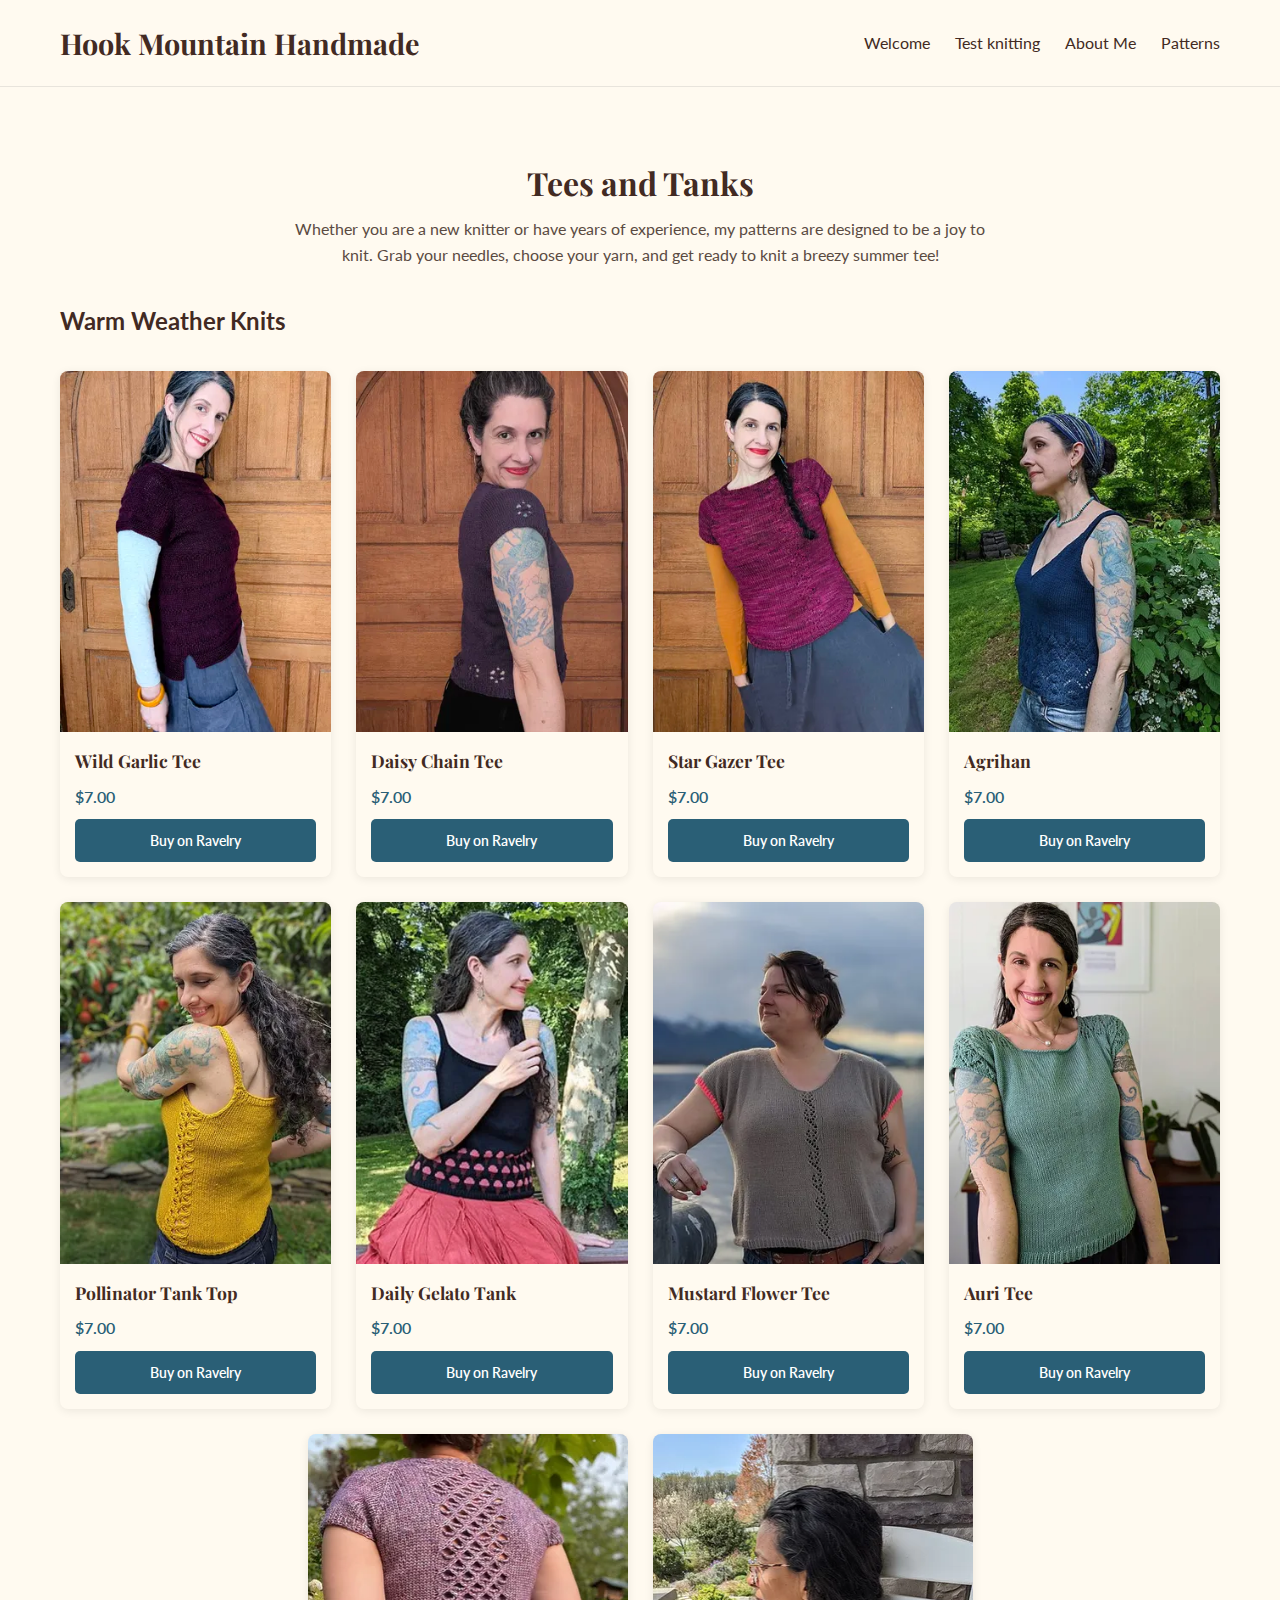
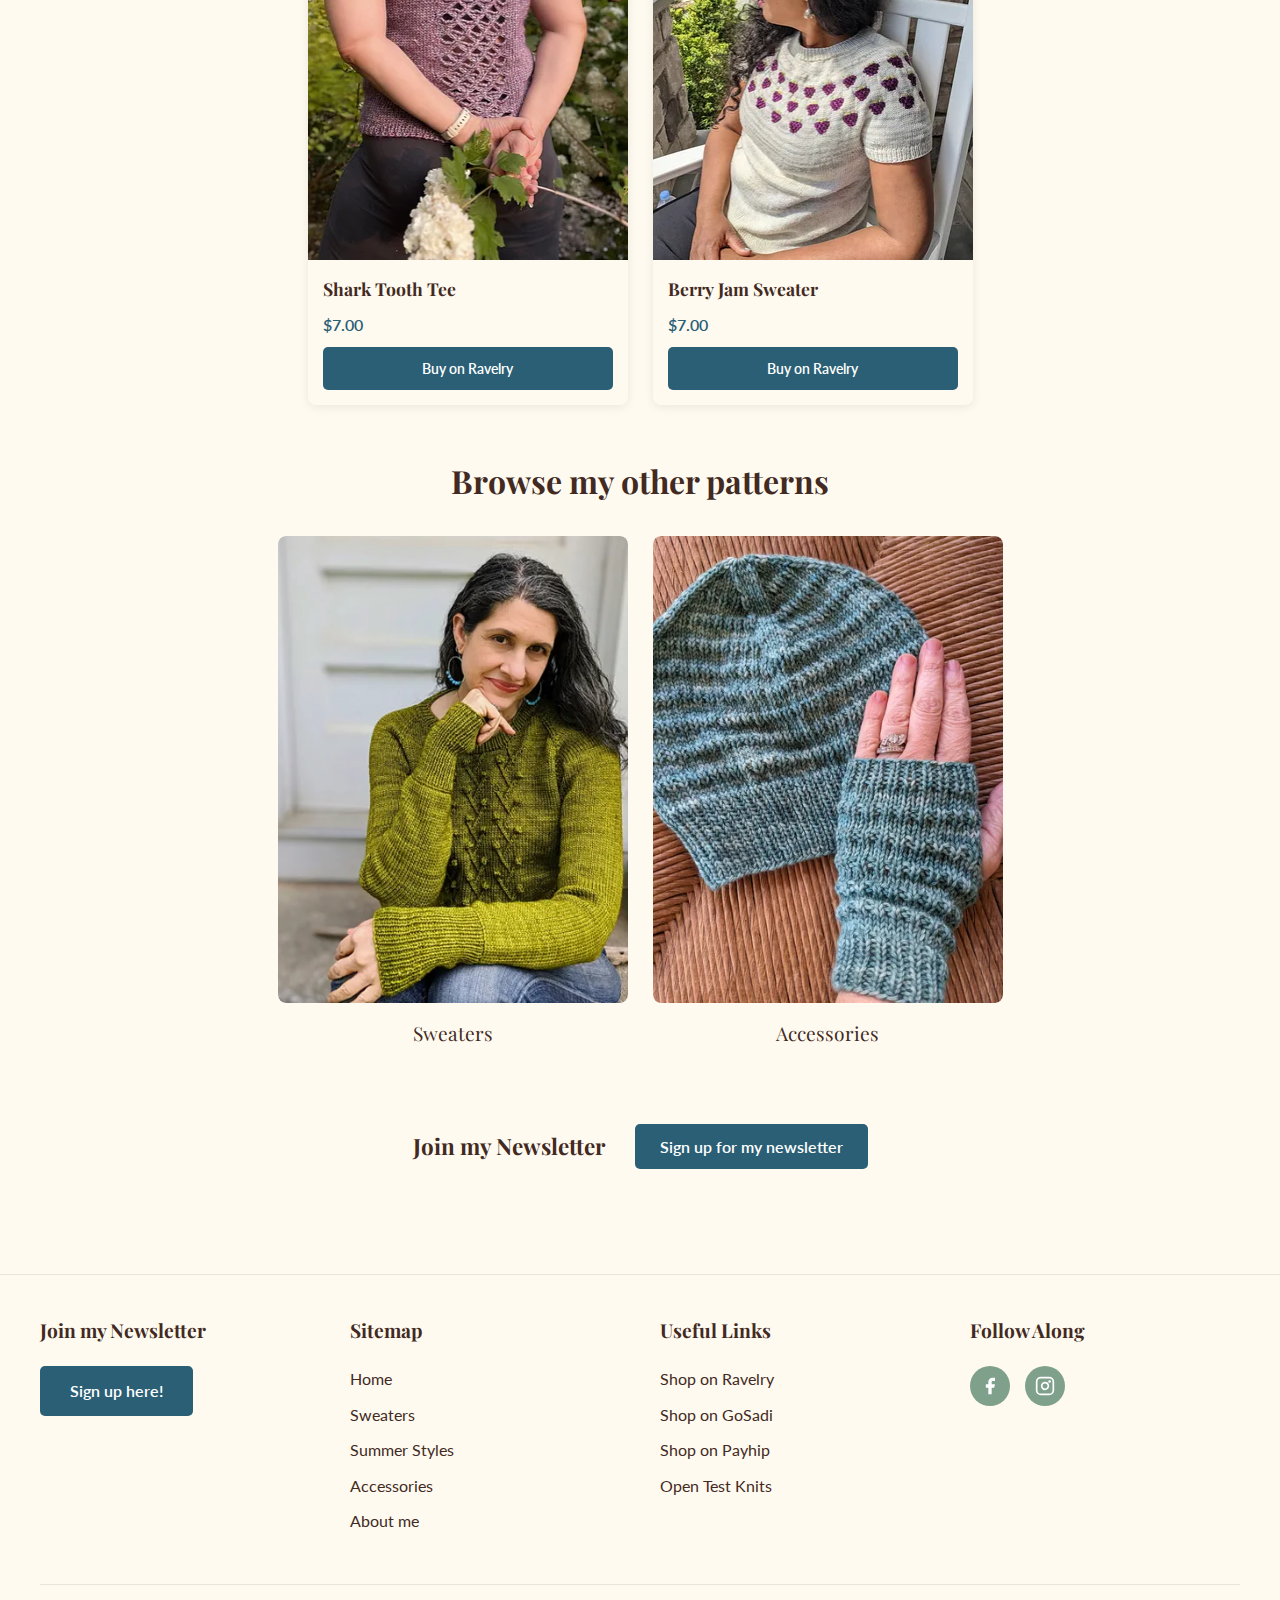
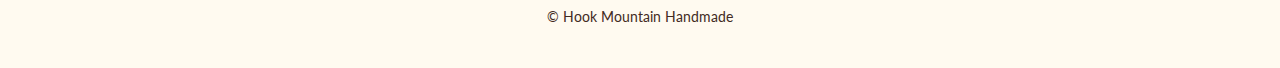
<file: whats-new/summer-styles.html>
<!DOCTYPE html>
<html lang="en">
<head>
    <meta charset="UTF-8">
    <meta name="viewport" content="width=device-width, initial-scale=1.0">
    <title>Summer Styles – Hook Mountain Handmade</title>
    <link rel="stylesheet" href="../base.css">
    <link rel="icon" type="image/png" sizes="32x32" href="../images-optimized/logo/favicon-32.png">
    <link rel="icon" type="image/png" sizes="16x16" href="../images-optimized/logo/favicon-16.png">
    <link rel="apple-touch-icon" sizes="180x180" href="../images-optimized/logo/favicon-180.png">
    <script src="../mailerlite.js"></script>
    <script src="../scripts/load-footer.js" defer></script>
</head>
<body>
    <header>
        <div class="header-container">
            <h1 class="site-title"><a href="../index.html">Hook Mountain Handmade</a></h1>
            <nav>
                <ul>
                    <li><a href="../welcome.html">Welcome</a></li>
                    <li><a href="../test-knitting.html">Test knitting</a></li>
                    <li><a href="../about-me.html">About Me</a></li>
                    <li><a href="index.html">Patterns</a></li>
                </ul>
            </nav>
        </div>
    </header>

    <main>
        <section class="page-header">
            <h1>Tees and Tanks</h1>
            <p>Whether you are a new knitter or have years of experience, my patterns are designed to be a joy to knit. Grab your needles, choose your yarn, and get ready to knit a breezy summer tee!</p>
        </section>

        <h2>Warm Weather Knits</h2>

        <div class="pattern-grid">
            <div class="pattern-card">
                <div class="image-container">
                    <picture>
                        <source type="image/webp"
                                srcset="../images-optimized/patterns/wild-garlic-tee-320w.webp 320w,
                                        ../images-optimized/patterns/wild-garlic-tee-640w.webp 640w"
                                sizes="(max-width: 768px) 50vw, 320px">
                        <img src="../images-optimized/patterns/wild-garlic-tee-320w.jpg"
                             alt="Wild Garlic Tee"
                             loading="lazy"
                             width="320" height="427">
                    </picture>
                </div>
                <div class="pattern-card-content">
                    <h3>Wild Garlic Tee</h3>
                    <p class="price">$7.00</p>
                    <a href="https://www.ravelry.com/patterns/library/wild-garlic-tee" class="btn">Buy on Ravelry</a>
                </div>
            </div>

            <div class="pattern-card">
                <div class="image-container">
                    <picture>
                        <source type="image/webp" srcset="../images-optimized/patterns/daisy-chain-tee-320w.webp 320w, ../images-optimized/patterns/daisy-chain-tee-640w.webp 640w" sizes="(max-width: 768px) 50vw, 320px">
                        <img src="../images-optimized/patterns/daisy-chain-tee-320w.jpg" alt="Daisy Chain Tee" loading="lazy" width="320" height="427">
                    </picture>
                </div>
                <div class="pattern-card-content">
                    <h3>Daisy Chain Tee</h3>
                    <p class="price">$7.00</p>
                    <a href="https://www.ravelry.com/patterns/library/daisy-chain-tee-2" class="btn">Buy on Ravelry</a>
                </div>
            </div>

            <div class="pattern-card">
                <div class="image-container">
                    <picture>
                        <source type="image/webp" srcset="../images-optimized/patterns/star-gazer-tee-320w.webp 320w, ../images-optimized/patterns/star-gazer-tee-640w.webp 640w" sizes="(max-width: 768px) 50vw, 320px">
                        <img src="../images-optimized/patterns/star-gazer-tee-320w.jpg" alt="Star Gazer Tee" loading="lazy" width="320" height="427">
                    </picture>
                </div>
                <div class="pattern-card-content">
                    <h3>Star Gazer Tee</h3>
                    <p class="price">$7.00</p>
                    <a href="https://www.ravelry.com/patterns/library/star-gazer-tee" class="btn">Buy on Ravelry</a>
                </div>
            </div>

            <div class="pattern-card">
                <div class="image-container">
                    <picture>
                        <source type="image/webp"
                                srcset="../images-optimized/patterns/agrihan-320w.webp 320w,
                                        ../images-optimized/patterns/agrihan-640w.webp 640w"
                                sizes="(max-width: 768px) 50vw, 320px">
                        <img src="../images-optimized/patterns/agrihan-320w.jpg"
                             alt="Agrihan"
                             loading="lazy"
                             width="320" height="427">
                    </picture>
                </div>
                <div class="pattern-card-content">
                    <h3>Agrihan</h3>
                    <p class="price">$7.00</p>
                    <a href="https://www.ravelry.com/patterns/library/agrihan" class="btn">Buy on Ravelry</a>
                </div>
            </div>

            <div class="pattern-card">
                <div class="image-container">
                    <picture>
                        <source type="image/webp"
                                srcset="../images-optimized/patterns/pollinator-tank-320w.webp 320w,
                                        ../images-optimized/patterns/pollinator-tank-640w.webp 640w"
                                sizes="(max-width: 768px) 50vw, 320px">
                        <img src="../images-optimized/patterns/pollinator-tank-320w.jpg"
                             alt="Pollinator Tank Top"
                             loading="lazy"
                             width="320" height="427">
                    </picture>
                </div>
                <div class="pattern-card-content">
                    <h3>Pollinator Tank Top</h3>
                    <p class="price">$7.00</p>
                    <a href="https://www.ravelry.com/patterns/library/pollinator-tank-top" class="btn">Buy on Ravelry</a>
                </div>
            </div>

            <div class="pattern-card">
                <div class="image-container">
                    <picture>
                        <source type="image/webp"
                                srcset="../images-optimized/patterns/daily-gelato-320w.webp 320w,
                                        ../images-optimized/patterns/daily-gelato-640w.webp 640w"
                                sizes="(max-width: 768px) 50vw, 320px">
                        <img src="../images-optimized/patterns/daily-gelato-320w.jpg"
                             alt="Daily Gelato Tank"
                             loading="lazy"
                             width="320" height="427">
                    </picture>
                </div>
                <div class="pattern-card-content">
                    <h3>Daily Gelato Tank</h3>
                    <p class="price">$7.00</p>
                    <a href="https://www.ravelry.com/patterns/library/daily-gelato-tank" class="btn">Buy on Ravelry</a>
                </div>
            </div>

            <div class="pattern-card">
                <div class="image-container">
                    <picture>
                        <source type="image/webp"
                                srcset="../images-optimized/patterns/mustard-flower-tee-320w.webp 320w,
                                        ../images-optimized/patterns/mustard-flower-tee-640w.webp 640w"
                                sizes="(max-width: 768px) 50vw, 320px">
                        <img src="../images-optimized/patterns/mustard-flower-tee-320w.jpg"
                             alt="Mustard Flower Tee"
                             loading="lazy"
                             width="320" height="427">
                    </picture>
                </div>
                <div class="pattern-card-content">
                    <h3>Mustard Flower Tee</h3>
                    <p class="price">$7.00</p>
                    <a href="https://www.ravelry.com/patterns/library/mustard-flower-tee" class="btn">Buy on Ravelry</a>
                </div>
            </div>

            <div class="pattern-card">
                <div class="image-container">
                    <picture>
                        <source type="image/webp"
                                srcset="../images-optimized/patterns/auri-tee-320w.webp 320w,
                                        ../images-optimized/patterns/auri-tee-640w.webp 640w"
                                sizes="(max-width: 768px) 50vw, 320px">
                        <img src="../images-optimized/patterns/auri-tee-320w.jpg"
                             alt="Auri Tee"
                             loading="lazy"
                             width="320" height="427">
                    </picture>
                </div>
                <div class="pattern-card-content">
                    <h3>Auri Tee</h3>
                    <p class="price">$7.00</p>
                    <a href="https://www.ravelry.com/patterns/library/auri-tee" class="btn">Buy on Ravelry</a>
                </div>
            </div>

            <div class="pattern-card">
                <div class="image-container">
                    <picture>
                        <source type="image/webp"
                                srcset="../images-optimized/patterns/shark-tooth-tee-320w.webp 320w,
                                        ../images-optimized/patterns/shark-tooth-tee-640w.webp 640w"
                                sizes="(max-width: 768px) 50vw, 320px">
                        <img src="../images-optimized/patterns/shark-tooth-tee-320w.jpg"
                             alt="Shark Tooth Tee"
                             loading="lazy"
                             width="320" height="427">
                    </picture>
                </div>
                <div class="pattern-card-content">
                    <h3>Shark Tooth Tee</h3>
                    <p class="price">$7.00</p>
                    <a href="https://www.ravelry.com/patterns/library/shark-tooth-tee" class="btn">Buy on Ravelry</a>
                </div>
            </div>

            <div class="pattern-card">
                <div class="image-container">
                    <picture>
                        <source type="image/webp"
                                srcset="../images-optimized/patterns/berry-jam-320w.webp 320w,
                                        ../images-optimized/patterns/berry-jam-640w.webp 640w"
                                sizes="(max-width: 768px) 50vw, 320px">
                        <img src="../images-optimized/patterns/berry-jam-320w.jpg"
                             alt="Berry Jam Sweater"
                             loading="lazy"
                             width="320" height="427">
                    </picture>
                </div>
                <div class="pattern-card-content">
                    <h3>Berry Jam Sweater</h3>
                    <p class="price">$7.00</p>
                    <a href="https://www.ravelry.com/patterns/library/berry-jam-sweater" class="btn">Buy on Ravelry</a>
                </div>
            </div>
        </div>


        <section>
            <h2>Browse my other patterns</h2>
            <div class="browse-other">
                <div class="browse-card">
                    <a href="sweater-pattern-main-page.html">
                        <div class="image-container">
                            <picture>
                                <source type="image/webp"
                                        srcset="../images-optimized/categories/sweaters-alt-400w.webp 400w,
                                                ../images-optimized/categories/sweaters-alt-800w.webp 800w"
                                        sizes="(max-width: 768px) 100vw, 400px">
                                <img src="../images-optimized/categories/sweaters-alt-400w.jpg"
                                     alt="Sweaters"
                                     loading="lazy"
                                     width="400" height="533">
                            </picture>
                        </div>
                        Sweaters
                    </a>
                </div>
                <div class="browse-card">
                    <a href="accessories.html">
                        <div class="image-container">
                            <picture>
                                <source type="image/webp"
                                        srcset="../images-optimized/categories/accessories-alt-400w.webp 400w,
                                                ../images-optimized/categories/accessories-alt-800w.webp 800w"
                                        sizes="(max-width: 768px) 100vw, 400px">
                                <img src="../images-optimized/categories/accessories-alt-400w.jpg"
                                     alt="Accessories"
                                     loading="lazy"
                                     width="400" height="533">
                            </picture>
                        </div>
                        Accessories
                    </a>
                </div>
            </div>
        </section>

        <section class="newsletter">
            <h2>Join my Newsletter</h2>
            <a href="https://dashboard.mailerlite.com/forms/936047/120780277461025946/share" class="btn">Sign up for my newsletter</a>
        </section>
    </main>

    <div id="footer-placeholder"></div>
</body>
</html>
</file>
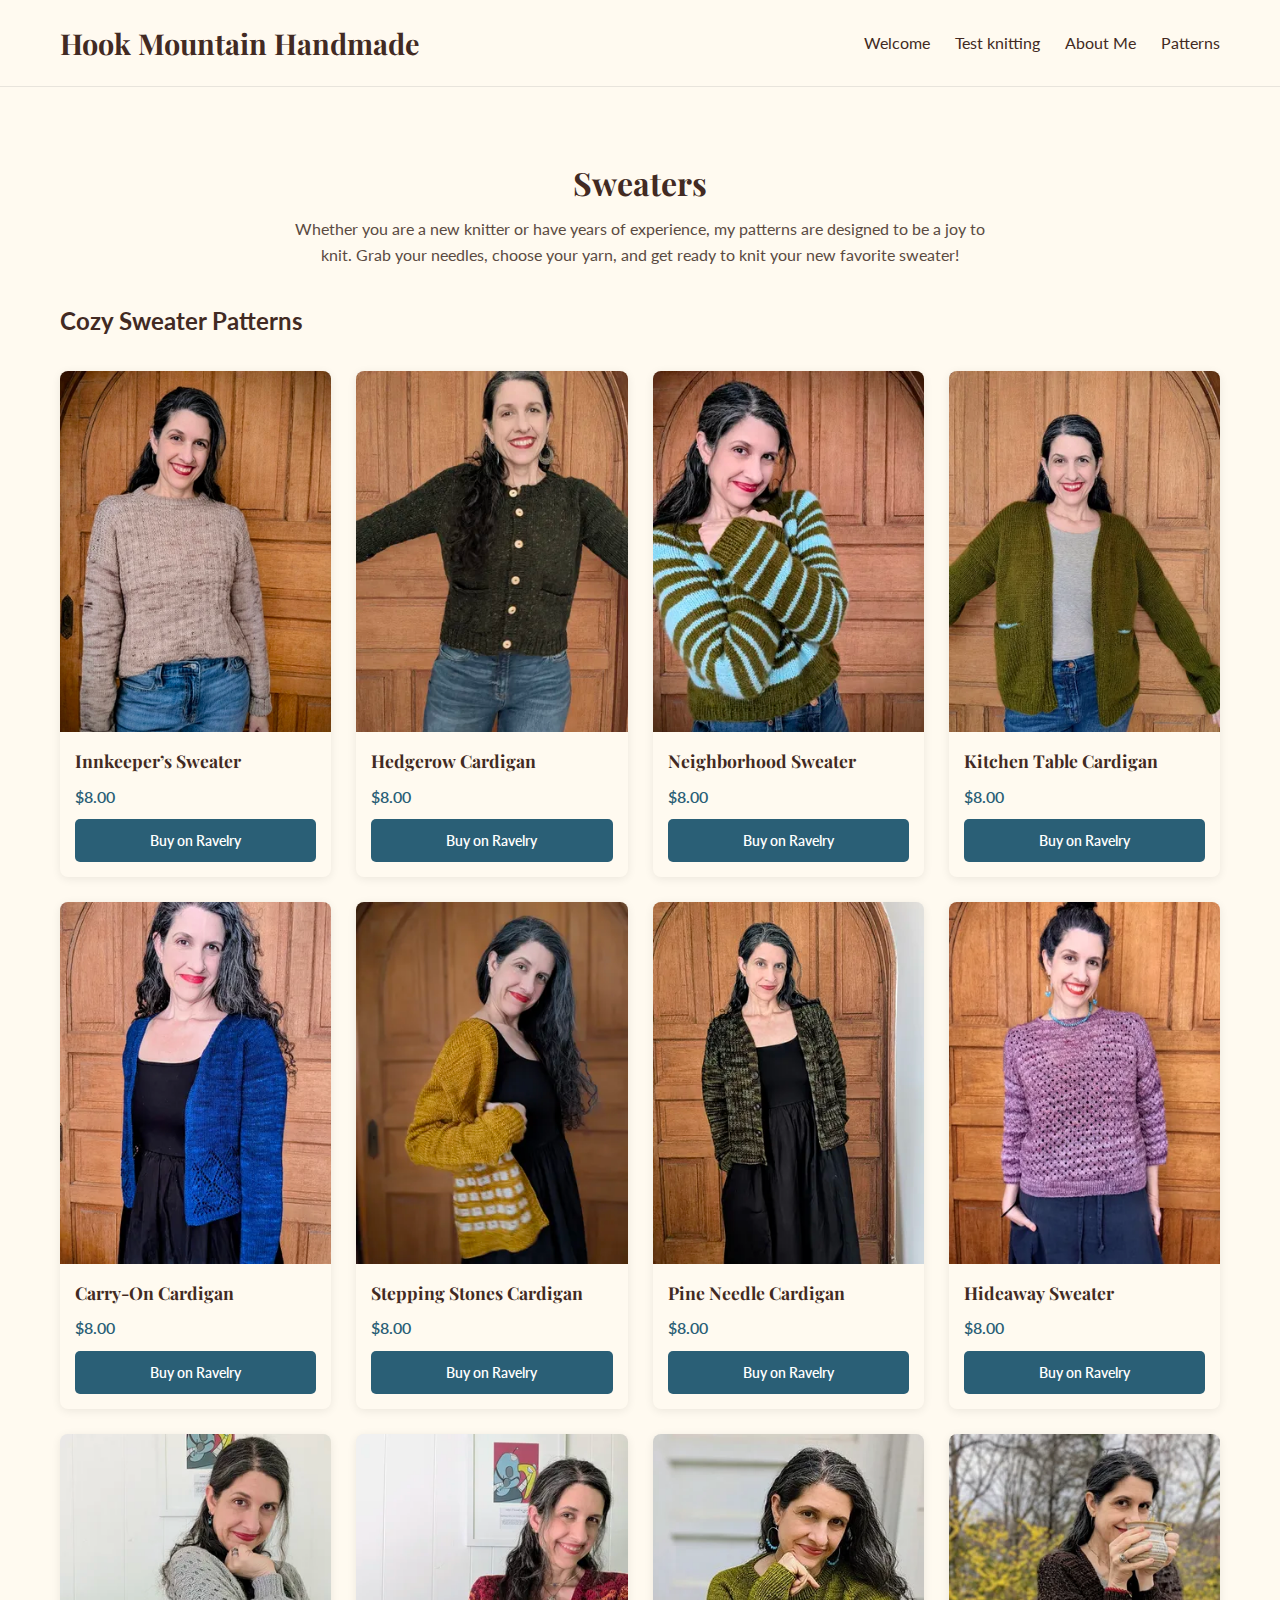
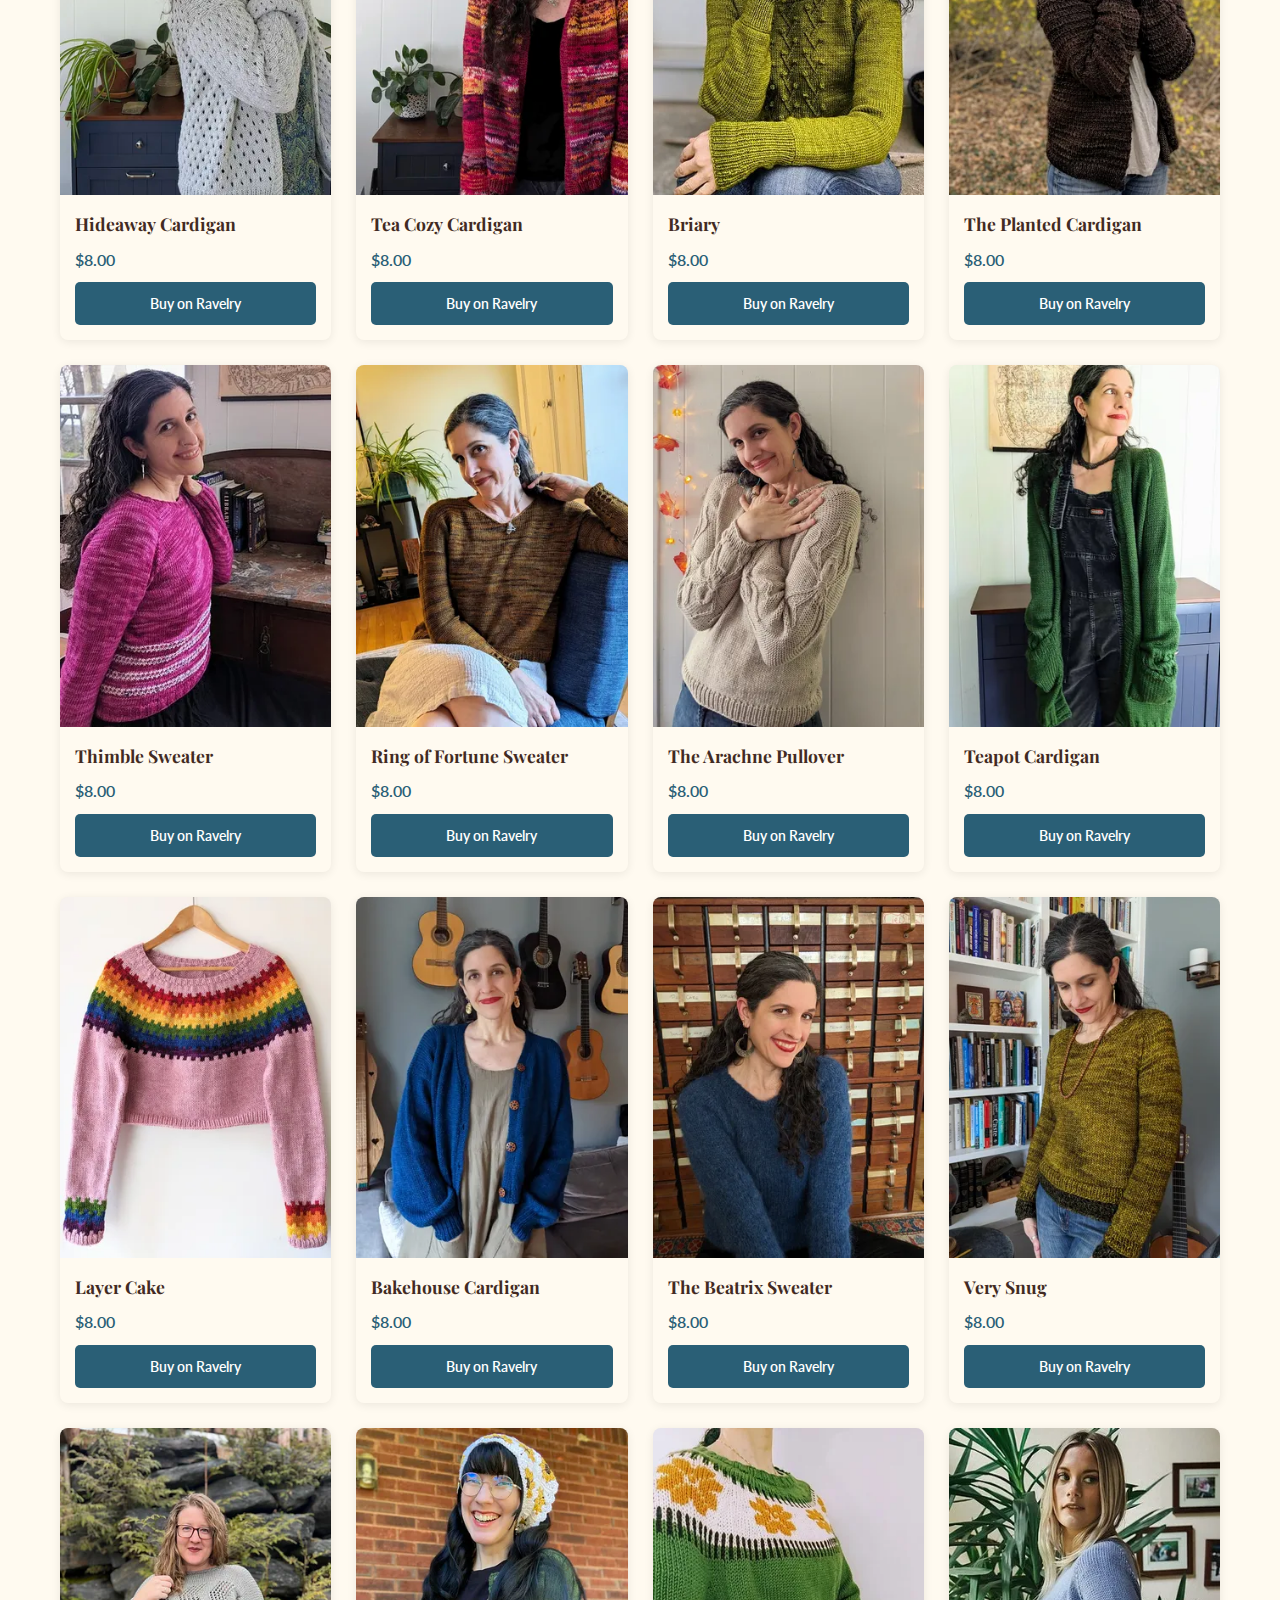
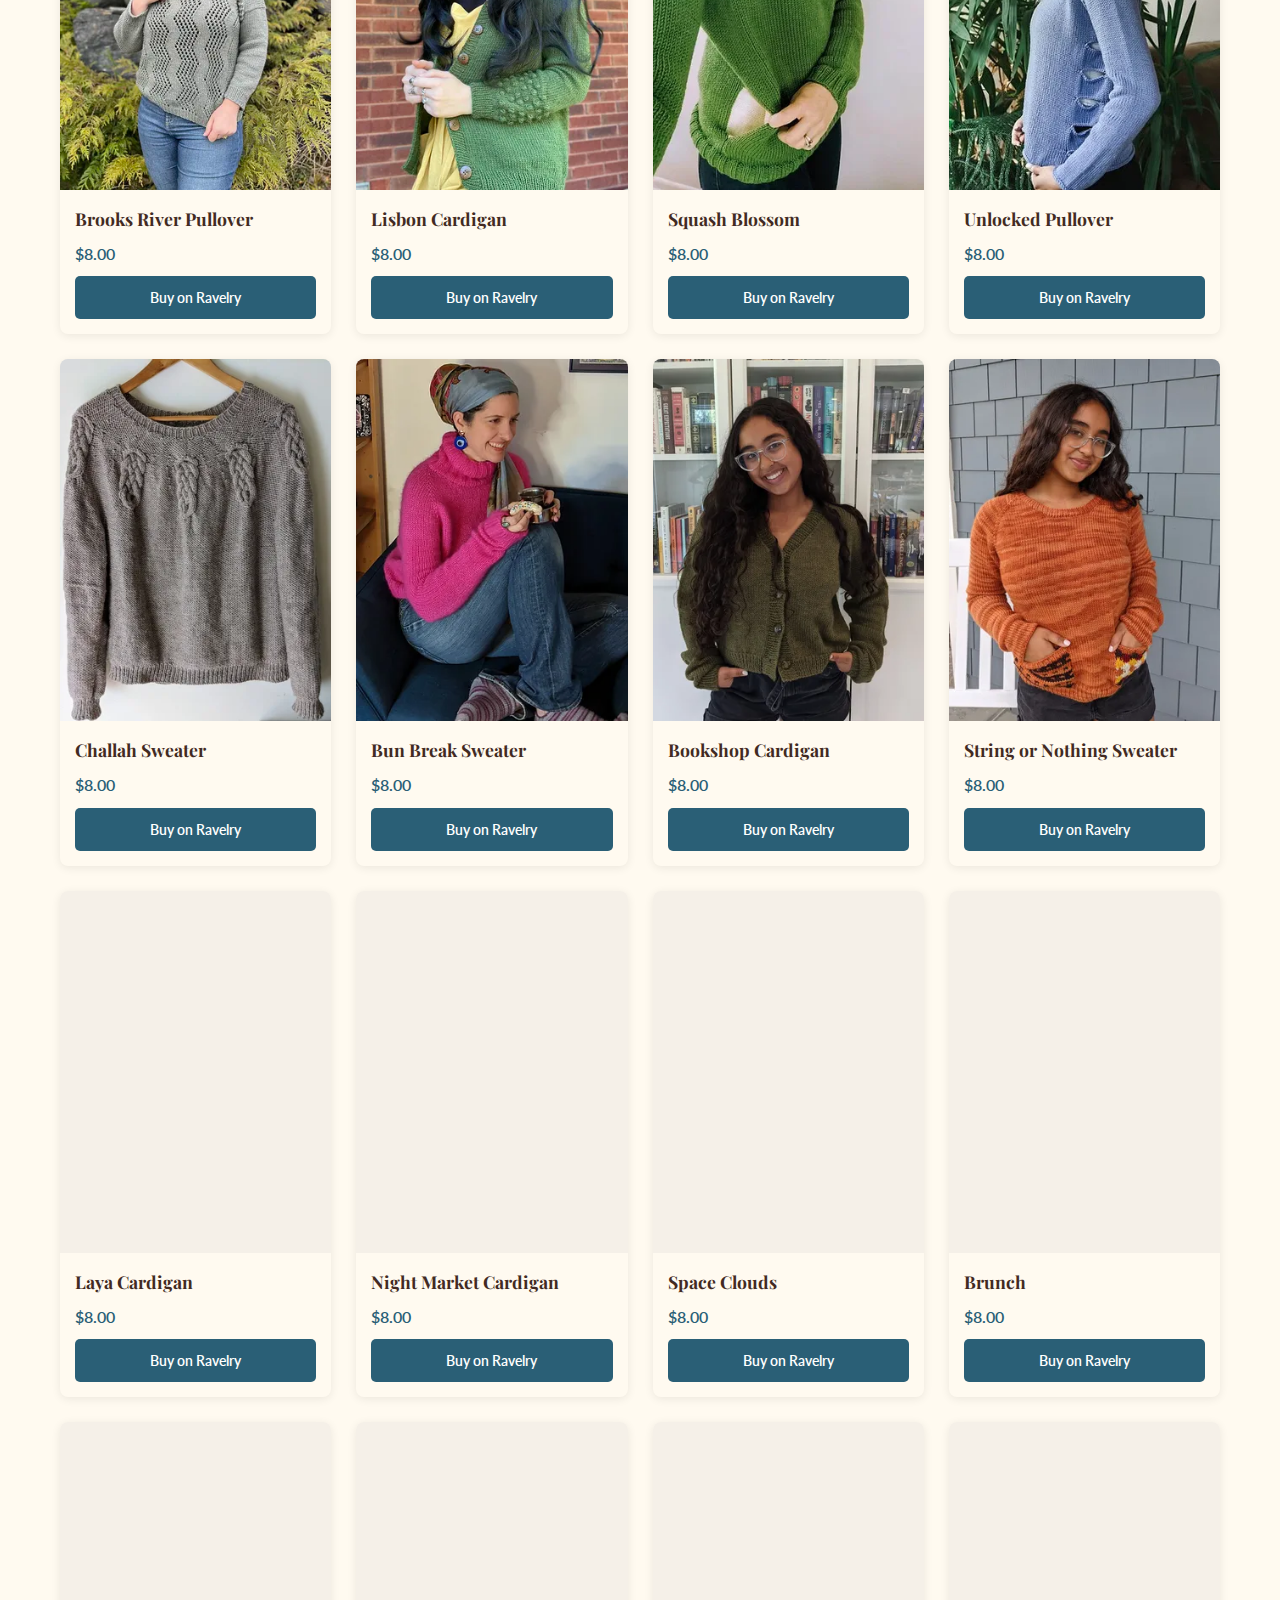
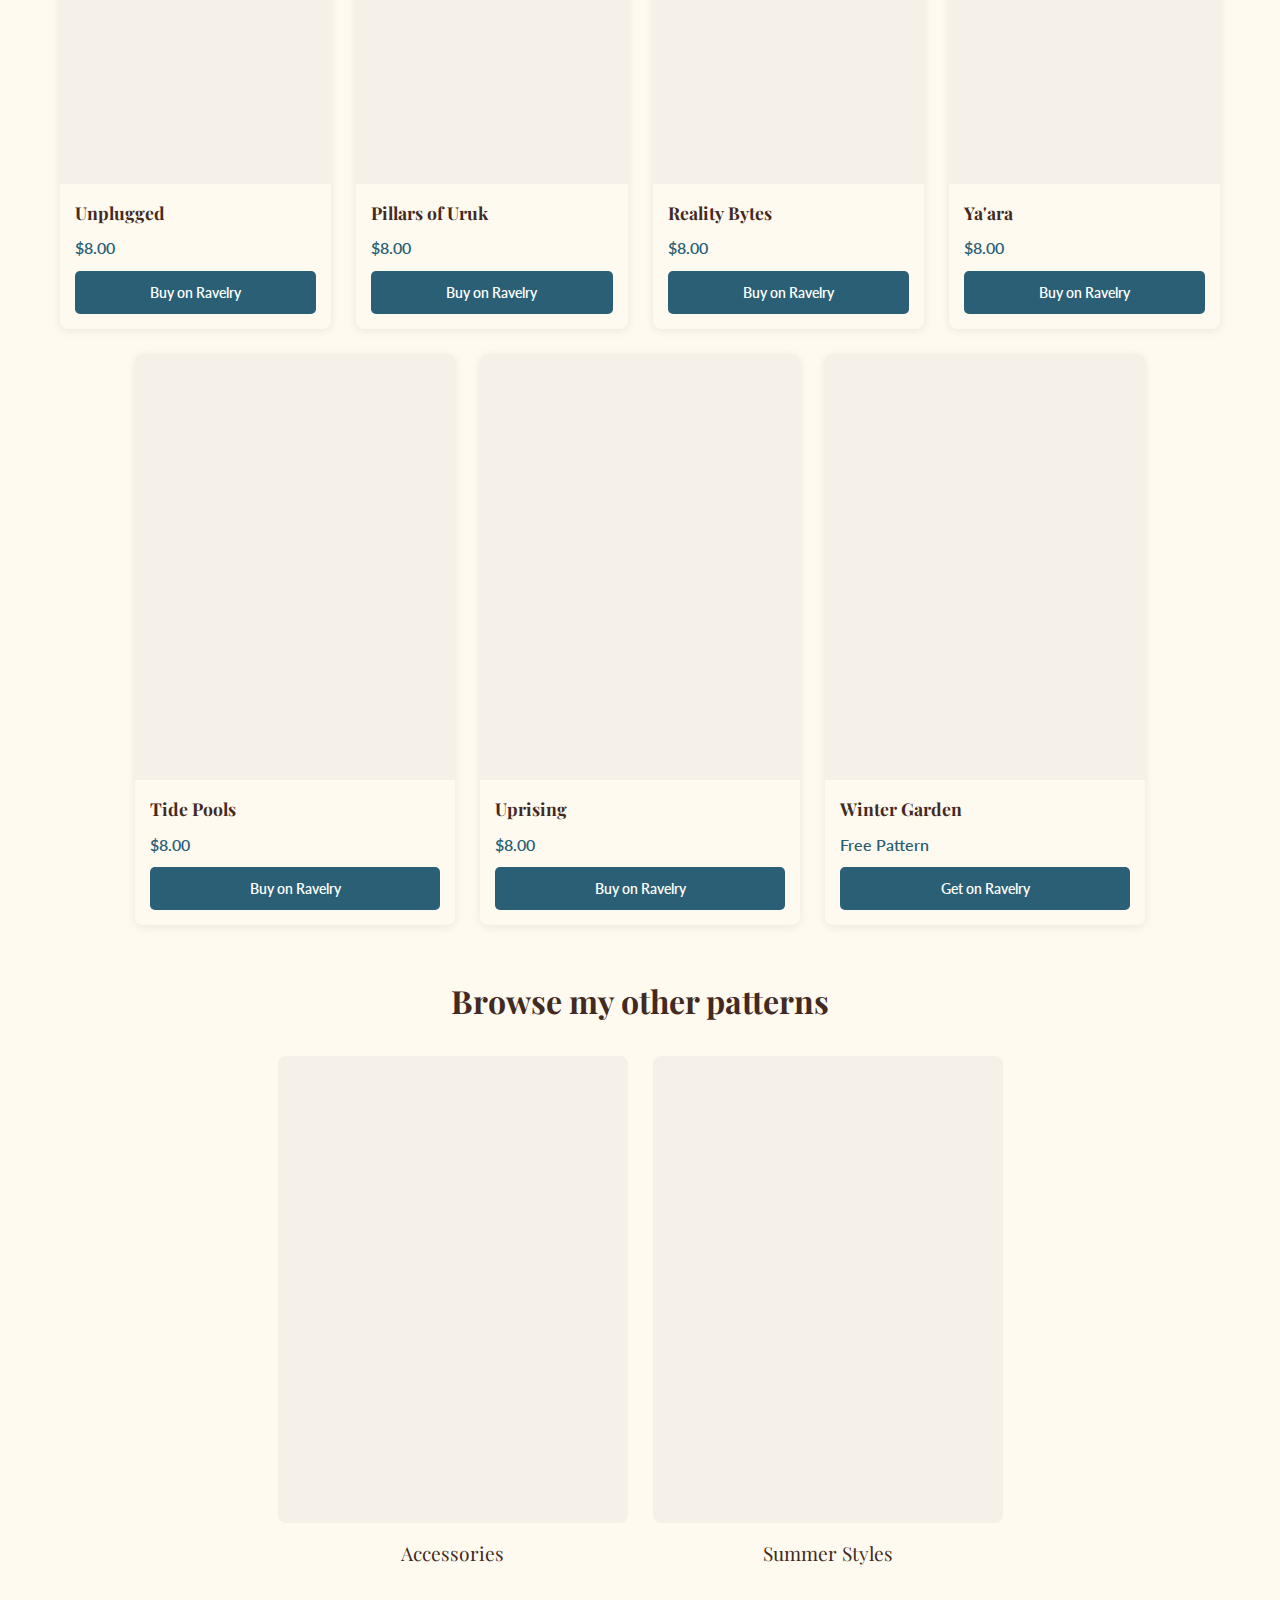
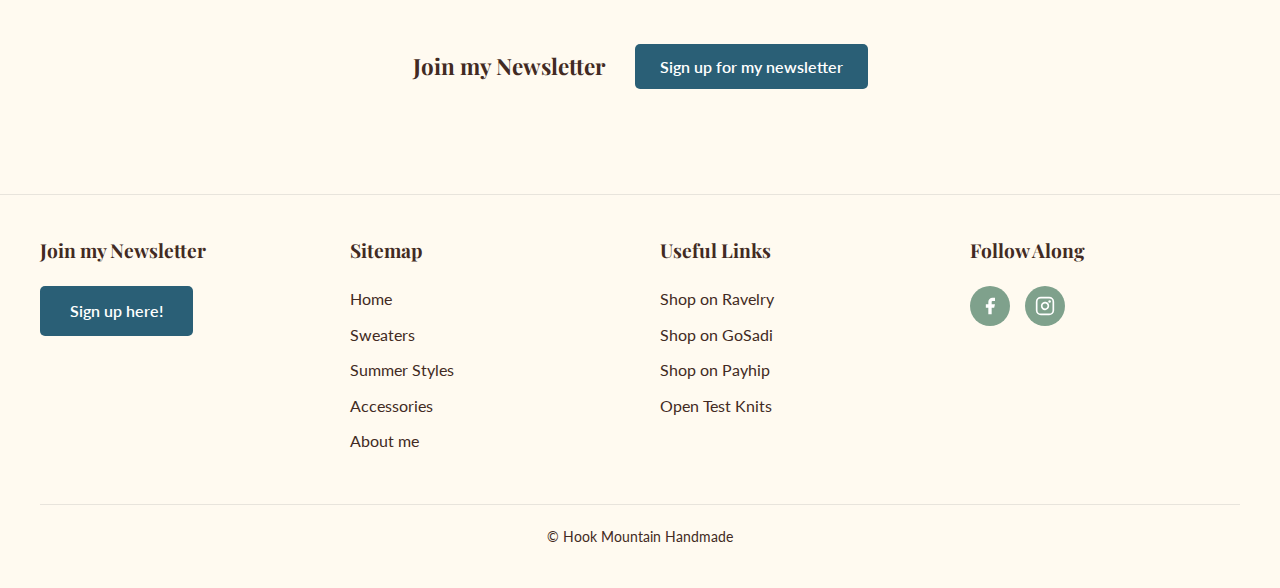
<file: whats-new/sweater-pattern-main-page.html>
<!DOCTYPE html>
<html lang="en">
<head>
    <meta charset="UTF-8">
    <meta name="viewport" content="width=device-width, initial-scale=1.0">
    <title>Sweater Patterns – Hook Mountain Handmade</title>
    <link rel="stylesheet" href="../base.css">
    <link rel="icon" type="image/png" sizes="32x32" href="../images-optimized/logo/favicon-32.png">
    <link rel="icon" type="image/png" sizes="16x16" href="../images-optimized/logo/favicon-16.png">
    <link rel="apple-touch-icon" sizes="180x180" href="../images-optimized/logo/favicon-180.png">
    <script src="../mailerlite.js"></script>
    <script src="../scripts/load-footer.js" defer></script>
</head>
<body>
    <header>
        <div class="header-container">
            <h1 class="site-title"><a href="../index.html">Hook Mountain Handmade</a></h1>
            <nav>
                <ul>
                    <li><a href="../welcome.html">Welcome</a></li>
                    <li><a href="../test-knitting.html">Test knitting</a></li>
                    <li><a href="../about-me.html">About Me</a></li>
                    <li><a href="index.html">Patterns</a></li>
                </ul>
            </nav>
        </div>
    </header>

    <main>
        <section class="page-header">
            <h1>Sweaters</h1>
            <p>Whether you are a new knitter or have years of experience, my patterns are designed to be a joy to knit. Grab your needles, choose your yarn, and get ready to knit your new favorite sweater!</p>
        </section>

        <h2>Cozy Sweater Patterns</h2>

        <div class="pattern-grid">
            <div class="pattern-card">
                <div class="image-container">
                    <picture>
                        <source type="image/webp" srcset="../images-optimized/patterns/innkeepers-sweater-320w.webp 320w, ../images-optimized/patterns/innkeepers-sweater-640w.webp 640w" sizes="320px">
                        <img src="../images-optimized/patterns/innkeepers-sweater-320w.jpg" alt="Innkeeper’s Sweater" loading="lazy" width="320" height="427">
                    </picture>
                </div>
                <div class="pattern-card-content">
                    <h3>Innkeeper’s Sweater</h3>
                    <p class="price">$8.00</p>
                    <a href="https://www.ravelry.com/patterns/library/innkeepers-sweater" class="btn">Buy on Ravelry</a>
                </div>
            </div>

            <div class="pattern-card">
                <div class="image-container">
                    <picture>
                        <source type="image/webp" srcset="../images-optimized/patterns/hedgerow-cardigan-320w.webp 320w, ../images-optimized/patterns/hedgerow-cardigan-640w.webp 640w" sizes="320px">
                        <img src="../images-optimized/patterns/hedgerow-cardigan-320w.jpg" alt="Hedgerow Cardigan" loading="lazy" width="320" height="427">
                    </picture>
                </div>
                <div class="pattern-card-content">
                    <h3>Hedgerow Cardigan</h3>
                    <p class="price">$8.00</p>
                    <a href="https://www.ravelry.com/patterns/library/hedgerow-cardigan-3" class="btn">Buy on Ravelry</a>
                </div>
            </div>

            <div class="pattern-card">
                <div class="image-container">
                    <picture>
                        <source type="image/webp" srcset="../images-optimized/patterns/neighborhood-sweater-320w.webp 320w, ../images-optimized/patterns/neighborhood-sweater-640w.webp 640w" sizes="320px">
                        <img src="../images-optimized/patterns/neighborhood-sweater-320w.jpg" alt="Neighborhood Sweater" loading="lazy" width="320" height="427">
                    </picture>
                </div>
                <div class="pattern-card-content">
                    <h3>Neighborhood Sweater</h3>
                    <p class="price">$8.00</p>
                    <a href="https://www.ravelry.com/patterns/library/neighborhood-sweater" class="btn">Buy on Ravelry</a>
                </div>
            </div>

            <div class="pattern-card">
                <div class="image-container">
                    <picture>
                        <source type="image/webp" srcset="../images-optimized/patterns/kitchen-table-cardigan-320w.webp 320w, ../images-optimized/patterns/kitchen-table-cardigan-640w.webp 640w" sizes="320px">
                        <img src="../images-optimized/patterns/kitchen-table-cardigan-320w.jpg" alt="Kitchen Table Cardigan" loading="lazy" width="320" height="427">
                    </picture>
                </div>
                <div class="pattern-card-content">
                    <h3>Kitchen Table Cardigan</h3>
                    <p class="price">$8.00</p>
                    <a href="https://www.ravelry.com/patterns/library/kitchen-table-cardigan" class="btn">Buy on Ravelry</a>
                </div>
            </div>

            <div class="pattern-card">
                <div class="image-container">
                    <picture>
                        <source type="image/webp" srcset="../images-optimized/patterns/carry-on-cardigan-320w.webp 320w, ../images-optimized/patterns/carry-on-cardigan-640w.webp 640w" sizes="320px">
                        <img src="../images-optimized/patterns/carry-on-cardigan-320w.jpg" alt="Carry-On Cardigan" loading="lazy" width="320" height="427">
                    </picture>
                </div>
                <div class="pattern-card-content">
                    <h3>Carry-On Cardigan</h3>
                    <p class="price">$8.00</p>
                    <a href="https://www.ravelry.com/patterns/library/carry-on-cardigan" class="btn">Buy on Ravelry</a>
                </div>
            </div>

            <div class="pattern-card">
                <div class="image-container">
                    <picture>
                        <source type="image/webp" srcset="../images-optimized/patterns/stepping-stones-cardigan-320w.webp 320w, ../images-optimized/patterns/stepping-stones-cardigan-640w.webp 640w" sizes="320px">
                        <img src="../images-optimized/patterns/stepping-stones-cardigan-320w.jpg" alt="Stepping Stones Cardigan" loading="lazy" width="320" height="427">
                    </picture>
                </div>
                <div class="pattern-card-content">
                    <h3>Stepping Stones Cardigan</h3>
                    <p class="price">$8.00</p>
                    <a href="https://www.ravelry.com/patterns/library/stepping-stones-cardigan-4" class="btn">Buy on Ravelry</a>
                </div>
            </div>

            <div class="pattern-card">
                <div class="image-container">
                    <picture>
                        <source type="image/webp" srcset="../images-optimized/patterns/pine-needle-cardigan-320w.webp 320w, ../images-optimized/patterns/pine-needle-cardigan-640w.webp 640w" sizes="320px">
                        <img src="../images-optimized/patterns/pine-needle-cardigan-320w.jpg" alt="Pine Needle Cardigan" loading="lazy" width="320" height="427">
                    </picture>
                </div>
                <div class="pattern-card-content">
                    <h3>Pine Needle Cardigan</h3>
                    <p class="price">$8.00</p>
                    <a href="https://www.ravelry.com/patterns/library/pine-needle-cardigan" class="btn">Buy on Ravelry</a>
                </div>
            </div>

            <div class="pattern-card">
                <div class="image-container">
                    <picture>
                        <source type="image/webp" srcset="../images-optimized/patterns/hideaway-sweater-320w.webp 320w, ../images-optimized/patterns/hideaway-sweater-640w.webp 640w" sizes="320px">
                        <img src="../images-optimized/patterns/hideaway-sweater-320w.jpg" alt="Hideaway Sweater" loading="lazy" width="320" height="427">
                    </picture>
                </div>
                <div class="pattern-card-content">
                    <h3>Hideaway Sweater</h3>
                    <p class="price">$8.00</p>
                    <a href="https://www.ravelry.com/patterns/library/hideaway-sweater" class="btn">Buy on Ravelry</a>
                </div>
            </div>

            <div class="pattern-card">
                <div class="image-container">
                    <picture>
                        <source type="image/webp" srcset="../images-optimized/patterns/hideaway-cardigan-320w.webp 320w, ../images-optimized/patterns/hideaway-cardigan-640w.webp 640w" sizes="320px">
                        <img src="../images-optimized/patterns/hideaway-cardigan-320w.jpg" alt="Hideaway Cardigan" loading="lazy" width="320" height="427">
                    </picture>
                </div>
                <div class="pattern-card-content">
                    <h3>Hideaway Cardigan</h3>
                    <p class="price">$8.00</p>
                    <a href="https://www.ravelry.com/patterns/library/hideaway-cardigan-2" class="btn">Buy on Ravelry</a>
                </div>
            </div>

            <div class="pattern-card">
                <div class="image-container">
                    <picture>
                        <source type="image/webp" srcset="../images-optimized/patterns/tea-cozy-cardigan-320w.webp 320w, ../images-optimized/patterns/tea-cozy-cardigan-640w.webp 640w" sizes="320px">
                        <img src="../images-optimized/patterns/tea-cozy-cardigan-320w.jpg" alt="Tea Cozy Cardigan" loading="lazy" width="320" height="427">
                    </picture>
                </div>
                <div class="pattern-card-content">
                    <h3>Tea Cozy Cardigan</h3>
                    <p class="price">$8.00</p>
                    <a href="https://www.ravelry.com/patterns/library/tea-cozy-cardigan" class="btn">Buy on Ravelry</a>
                </div>
            </div>

            <div class="pattern-card">
                <div class="image-container">
                    <picture>
                        <source type="image/webp" srcset="../images-optimized/patterns/briary-320w.webp 320w, ../images-optimized/patterns/briary-640w.webp 640w" sizes="320px">
                        <img src="../images-optimized/patterns/briary-320w.jpg" alt="Briary" loading="lazy" width="320" height="427">
                    </picture>
                </div>
                <div class="pattern-card-content">
                    <h3>Briary</h3>
                    <p class="price">$8.00</p>
                    <a href="https://www.ravelry.com/patterns/library/briary" class="btn">Buy on Ravelry</a>
                </div>
            </div>

            <div class="pattern-card">
                <div class="image-container">
                    <picture>
                        <source type="image/webp" srcset="../images-optimized/patterns/planted-cardigan-320w.webp 320w, ../images-optimized/patterns/planted-cardigan-640w.webp 640w" sizes="320px">
                        <img src="../images-optimized/patterns/planted-cardigan-320w.jpg" alt="The Planted Cardigan" loading="lazy" width="320" height="427">
                    </picture>
                </div>
                <div class="pattern-card-content">
                    <h3>The Planted Cardigan</h3>
                    <p class="price">$8.00</p>
                    <a href="https://www.ravelry.com/patterns/library/planted-cardigan" class="btn">Buy on Ravelry</a>
                </div>
            </div>

            <div class="pattern-card">
                <div class="image-container">
                    <picture>
                        <source type="image/webp" srcset="../images-optimized/patterns/thimble-sweater-320w.webp 320w, ../images-optimized/patterns/thimble-sweater-640w.webp 640w" sizes="320px">
                        <img src="../images-optimized/patterns/thimble-sweater-320w.jpg" alt="Thimble Sweater" loading="lazy" width="320" height="427">
                    </picture>
                </div>
                <div class="pattern-card-content">
                    <h3>Thimble Sweater</h3>
                    <p class="price">$8.00</p>
                    <a href="https://www.ravelry.com/patterns/library/thimble-sweater" class="btn">Buy on Ravelry</a>
                </div>
            </div>

            <div class="pattern-card">
                <div class="image-container">
                    <picture>
                        <source type="image/webp" srcset="../images-optimized/patterns/ring-of-fortune-320w.webp 320w, ../images-optimized/patterns/ring-of-fortune-640w.webp 640w" sizes="320px">
                        <img src="../images-optimized/patterns/ring-of-fortune-320w.jpg" alt="Ring of Fortune Sweater" loading="lazy" width="320" height="427">
                    </picture>
                </div>
                <div class="pattern-card-content">
                    <h3>Ring of Fortune Sweater</h3>
                    <p class="price">$8.00</p>
                    <a href="https://www.ravelry.com/patterns/library/ring-of-fortune" class="btn">Buy on Ravelry</a>
                </div>
            </div>

            <div class="pattern-card">
                <div class="image-container">
                    <picture>
                        <source type="image/webp" srcset="../images-optimized/patterns/arachne-pullover-320w.webp 320w, ../images-optimized/patterns/arachne-pullover-640w.webp 640w" sizes="320px">
                        <img src="../images-optimized/patterns/arachne-pullover-320w.jpg" alt="The Arachne Pullover" loading="lazy" width="320" height="427">
                    </picture>
                </div>
                <div class="pattern-card-content">
                    <h3>The Arachne Pullover</h3>
                    <p class="price">$8.00</p>
                    <a href="https://www.ravelry.com/patterns/library/arachne-pullover" class="btn">Buy on Ravelry</a>
                </div>
            </div>

            <div class="pattern-card">
                <div class="image-container">
                    <picture>
                        <source type="image/webp" srcset="../images-optimized/patterns/teapot-cardigan-320w.webp 320w, ../images-optimized/patterns/teapot-cardigan-640w.webp 640w" sizes="320px">
                        <img src="../images-optimized/patterns/teapot-cardigan-320w.jpg" alt="Teapot Cardigan" loading="lazy" width="320" height="427">
                    </picture>
                </div>
                <div class="pattern-card-content">
                    <h3>Teapot Cardigan</h3>
                    <p class="price">$8.00</p>
                    <a href="https://www.ravelry.com/patterns/library/teapot-cardigan" class="btn">Buy on Ravelry</a>
                </div>
            </div>

            <div class="pattern-card">
                <div class="image-container">
                    <picture>
                        <source type="image/webp" srcset="../images-optimized/patterns/layer-cake-320w.webp 320w, ../images-optimized/patterns/layer-cake-640w.webp 640w" sizes="320px">
                        <img src="../images-optimized/patterns/layer-cake-320w.jpg" alt="Layer Cake" loading="lazy" width="320" height="427">
                    </picture>
                </div>
                <div class="pattern-card-content">
                    <h3>Layer Cake</h3>
                    <p class="price">$8.00</p>
                    <a href="https://www.ravelry.com/patterns/library/layer-cake-9" class="btn">Buy on Ravelry</a>
                </div>
            </div>

            <div class="pattern-card">
                <div class="image-container">
                    <picture>
                        <source type="image/webp" srcset="../images-optimized/patterns/bakehouse-cardigan-320w.webp 320w, ../images-optimized/patterns/bakehouse-cardigan-640w.webp 640w" sizes="320px">
                        <img src="../images-optimized/patterns/bakehouse-cardigan-320w.jpg" alt="Bakehouse Cardigan" loading="lazy" width="320" height="427">
                    </picture>
                </div>
                <div class="pattern-card-content">
                    <h3>Bakehouse Cardigan</h3>
                    <p class="price">$8.00</p>
                    <a href="https://www.ravelry.com/patterns/library/bakehouse-cardigan" class="btn">Buy on Ravelry</a>
                </div>
            </div>

            <div class="pattern-card">
                <div class="image-container">
                    <picture>
                        <source type="image/webp" srcset="../images-optimized/patterns/beatrix-sweater-320w.webp 320w, ../images-optimized/patterns/beatrix-sweater-640w.webp 640w" sizes="320px">
                        <img src="../images-optimized/patterns/beatrix-sweater-320w.jpg" alt="The Beatrix Sweater" loading="lazy" width="320" height="427">
                    </picture>
                </div>
                <div class="pattern-card-content">
                    <h3>The Beatrix Sweater</h3>
                    <p class="price">$8.00</p>
                    <a href="https://www.ravelry.com/patterns/library/beatrix-17" class="btn">Buy on Ravelry</a>
                </div>
            </div>

            <div class="pattern-card">
                <div class="image-container">
                    <picture>
                        <source type="image/webp" srcset="../images-optimized/patterns/very-snug-320w.webp 320w, ../images-optimized/patterns/very-snug-640w.webp 640w" sizes="320px">
                        <img src="../images-optimized/patterns/very-snug-320w.jpg" alt="Very Snug" loading="lazy" width="320" height="427">
                    </picture>
                </div>
                <div class="pattern-card-content">
                    <h3>Very Snug</h3>
                    <p class="price">$8.00</p>
                    <a href="https://www.ravelry.com/patterns/library/very-snug" class="btn">Buy on Ravelry</a>
                </div>
            </div>

            <div class="pattern-card">
                <div class="image-container">
                    <picture>
                        <source type="image/webp" srcset="../images-optimized/patterns/brooks-river-320w.webp 320w, ../images-optimized/patterns/brooks-river-640w.webp 640w" sizes="320px">
                        <img src="../images-optimized/patterns/brooks-river-320w.jpg" alt="Brooks River Pullover" loading="lazy" width="320" height="427">
                    </picture>
                </div>
                <div class="pattern-card-content">
                    <h3>Brooks River Pullover</h3>
                    <p class="price">$8.00</p>
                    <a href="https://www.ravelry.com/patterns/library/brooks-river-pullover" class="btn">Buy on Ravelry</a>
                </div>
            </div>

            <div class="pattern-card">
                <div class="image-container">
                    <picture>
                        <source type="image/webp" srcset="../images-optimized/patterns/lisbon-cardigan-320w.webp 320w, ../images-optimized/patterns/lisbon-cardigan-640w.webp 640w" sizes="320px">
                        <img src="../images-optimized/patterns/lisbon-cardigan-320w.jpg" alt="Lisbon Cardigan" loading="lazy" width="320" height="427">
                    </picture>
                </div>
                <div class="pattern-card-content">
                    <h3>Lisbon Cardigan</h3>
                    <p class="price">$8.00</p>
                    <a href="https://www.ravelry.com/patterns/library/lisbon-cardigan-2" class="btn">Buy on Ravelry</a>
                </div>
            </div>

            <div class="pattern-card">
                <div class="image-container">
                    <picture>
                        <source type="image/webp" srcset="../images-optimized/patterns/squash-blossom-320w.webp 320w, ../images-optimized/patterns/squash-blossom-640w.webp 640w" sizes="320px">
                        <img src="../images-optimized/patterns/squash-blossom-320w.jpg" alt="Squash Blossom" loading="lazy" width="320" height="427">
                    </picture>
                </div>
                <div class="pattern-card-content">
                    <h3>Squash Blossom</h3>
                    <p class="price">$8.00</p>
                    <a href="https://www.ravelry.com/patterns/library/squash-blossom-3" class="btn">Buy on Ravelry</a>
                </div>
            </div>

            <div class="pattern-card">
                <div class="image-container">
                    <picture>
                        <source type="image/webp" srcset="../images-optimized/patterns/unlocked-pullover-320w.webp 320w, ../images-optimized/patterns/unlocked-pullover-640w.webp 640w" sizes="320px">
                        <img src="../images-optimized/patterns/unlocked-pullover-320w.jpg" alt="Unlocked Pullover" loading="lazy" width="320" height="427">
                    </picture>
                </div>
                <div class="pattern-card-content">
                    <h3>Unlocked Pullover</h3>
                    <p class="price">$8.00</p>
                    <a href="https://www.ravelry.com/patterns/library/unlocked-pullover" class="btn">Buy on Ravelry</a>
                </div>
            </div>

            <div class="pattern-card">
                <div class="image-container">
                    <picture>
                        <source type="image/webp" srcset="../images-optimized/patterns/challah-sweater-320w.webp 320w, ../images-optimized/patterns/challah-sweater-640w.webp 640w" sizes="320px">
                        <img src="../images-optimized/patterns/challah-sweater-320w.jpg" alt="Challah Sweater" loading="lazy" width="320" height="427">
                    </picture>
                </div>
                <div class="pattern-card-content">
                    <h3>Challah Sweater</h3>
                    <p class="price">$8.00</p>
                    <a href="https://www.ravelry.com/patterns/library/challah-sweater" class="btn">Buy on Ravelry</a>
                </div>
            </div>

            <div class="pattern-card">
                <div class="image-container">
                    <picture>
                        <source type="image/webp" srcset="../images-optimized/patterns/bun-break-320w.webp 320w, ../images-optimized/patterns/bun-break-640w.webp 640w" sizes="320px">
                        <img src="../images-optimized/patterns/bun-break-320w.jpg" alt="Bun Break Sweater" loading="lazy" width="320" height="427">
                    </picture>
                </div>
                <div class="pattern-card-content">
                    <h3>Bun Break Sweater</h3>
                    <p class="price">$8.00</p>
                    <a href="https://www.ravelry.com/patterns/library/bun-break" class="btn">Buy on Ravelry</a>
                </div>
            </div>

            <div class="pattern-card">
                <div class="image-container">
                    <picture>
                        <source type="image/webp" srcset="../images-optimized/patterns/bookshop-cardigan-320w.webp 320w, ../images-optimized/patterns/bookshop-cardigan-640w.webp 640w" sizes="320px">
                        <img src="../images-optimized/patterns/bookshop-cardigan-320w.jpg" alt="Bookshop Cardigan" loading="lazy" width="320" height="427">
                    </picture>
                </div>
                <div class="pattern-card-content">
                    <h3>Bookshop Cardigan</h3>
                    <p class="price">$8.00</p>
                    <a href="https://www.ravelry.com/patterns/library/bookshop-cardigan" class="btn">Buy on Ravelry</a>
                </div>
            </div>

            <div class="pattern-card">
                <div class="image-container">
                    <picture>
                        <source type="image/webp" srcset="../images-optimized/patterns/string-or-nothing-320w.webp 320w, ../images-optimized/patterns/string-or-nothing-640w.webp 640w" sizes="320px">
                        <img src="../images-optimized/patterns/string-or-nothing-320w.jpg" alt="String or Nothing Sweater" loading="lazy" width="320" height="427">
                    </picture>
                </div>
                <div class="pattern-card-content">
                    <h3>String or Nothing Sweater</h3>
                    <p class="price">$8.00</p>
                    <a href="https://www.ravelry.com/patterns/library/string-or-nothing" class="btn">Buy on Ravelry</a>
                </div>
            </div>

            <div class="pattern-card">
                <div class="image-container">
                    <picture>
                        <source type="image/webp" srcset="../images-optimized/patterns/laya-cardigan-320w.webp 320w, ../images-optimized/patterns/laya-cardigan-640w.webp 640w" sizes="320px">
                        <img src="../images-optimized/patterns/laya-cardigan-320w.jpg" alt="Laya Cardigan" loading="lazy" width="320" height="427">
                    </picture>
                </div>
                <div class="pattern-card-content">
                    <h3>Laya Cardigan</h3>
                    <p class="price">$8.00</p>
                    <a href="https://www.ravelry.com/patterns/library/laya-cardigan" class="btn">Buy on Ravelry</a>
                </div>
            </div>

            <div class="pattern-card">
                <div class="image-container">
                    <picture>
                        <source type="image/webp" srcset="../images-optimized/patterns/night-market-320w.webp 320w, ../images-optimized/patterns/night-market-640w.webp 640w" sizes="320px">
                        <img src="../images-optimized/patterns/night-market-320w.jpg" alt="Night Market Cardigan" loading="lazy" width="320" height="427">
                    </picture>
                </div>
                <div class="pattern-card-content">
                    <h3>Night Market Cardigan</h3>
                    <p class="price">$8.00</p>
                    <a href="https://www.ravelry.com/patterns/library/night-market-cardigan" class="btn">Buy on Ravelry</a>
                </div>
            </div>

            <div class="pattern-card">
                <div class="image-container">
                    <picture>
                        <source type="image/webp" srcset="../images-optimized/patterns/space-clouds-320w.webp 320w, ../images-optimized/patterns/space-clouds-640w.webp 640w" sizes="320px">
                        <img src="../images-optimized/patterns/space-clouds-320w.jpg" alt="Space Clouds" loading="lazy" width="320" height="427">
                    </picture>
                </div>
                <div class="pattern-card-content">
                    <h3>Space Clouds</h3>
                    <p class="price">$8.00</p>
                    <a href="https://www.ravelry.com/patterns/library/space-clouds" class="btn">Buy on Ravelry</a>
                </div>
            </div>

            <div class="pattern-card">
                <div class="image-container">
                    <picture>
                        <source type="image/webp" srcset="../images-optimized/patterns/brunch-320w.webp 320w, ../images-optimized/patterns/brunch-640w.webp 640w" sizes="320px">
                        <img src="../images-optimized/patterns/brunch-320w.jpg" alt="Brunch" loading="lazy" width="320" height="427">
                    </picture>
                </div>
                <div class="pattern-card-content">
                    <h3>Brunch</h3>
                    <p class="price">$8.00</p>
                    <a href="https://www.ravelry.com/patterns/library/brunch-5" class="btn">Buy on Ravelry</a>
                </div>
            </div>

            <div class="pattern-card">
                <div class="image-container">
                    <picture>
                        <source type="image/webp" srcset="../images-optimized/patterns/unplugged-320w.webp 320w, ../images-optimized/patterns/unplugged-640w.webp 640w" sizes="320px">
                        <img src="../images-optimized/patterns/unplugged-320w.jpg" alt="Unplugged" loading="lazy" width="320" height="427">
                    </picture>
                </div>
                <div class="pattern-card-content">
                    <h3>Unplugged</h3>
                    <p class="price">$8.00</p>
                    <a href="https://www.ravelry.com/patterns/library/unplugged-3" class="btn">Buy on Ravelry</a>
                </div>
            </div>

            <div class="pattern-card">
                <div class="image-container">
                    <picture>
                        <source type="image/webp" srcset="../images-optimized/patterns/pillars-of-uruk-320w.webp 320w, ../images-optimized/patterns/pillars-of-uruk-640w.webp 640w" sizes="320px">
                        <img src="../images-optimized/patterns/pillars-of-uruk-320w.jpg" alt="Pillars of Uruk" loading="lazy" width="320" height="427">
                    </picture>
                </div>
                <div class="pattern-card-content">
                    <h3>Pillars of Uruk</h3>
                    <p class="price">$8.00</p>
                    <a href="https://www.ravelry.com/patterns/library/pillars-of-uruk" class="btn">Buy on Ravelry</a>
                </div>
            </div>

            <div class="pattern-card">
                <div class="image-container">
                    <picture>
                        <source type="image/webp" srcset="../images-optimized/patterns/reality-bytes-320w.webp 320w, ../images-optimized/patterns/reality-bytes-640w.webp 640w" sizes="320px">
                        <img src="../images-optimized/patterns/reality-bytes-320w.jpg" alt="Reality Bytes" loading="lazy" width="320" height="427">
                    </picture>
                </div>
                <div class="pattern-card-content">
                    <h3>Reality Bytes</h3>
                    <p class="price">$8.00</p>
                    <a href="https://www.ravelry.com/patterns/library/reality-bytes" class="btn">Buy on Ravelry</a>
                </div>
            </div>

            <div class="pattern-card">
                <div class="image-container">
                    <picture>
                        <source type="image/webp" srcset="../images-optimized/patterns/yaara-320w.webp 320w, ../images-optimized/patterns/yaara-640w.webp 640w" sizes="320px">
                        <img src="../images-optimized/patterns/yaara-320w.jpg" alt="Ya'ara" loading="lazy" width="320" height="427">
                    </picture>
                </div>
                <div class="pattern-card-content">
                    <h3>Ya'ara</h3>
                    <p class="price">$8.00</p>
                    <a href="https://www.ravelry.com/patterns/library/yaara" class="btn">Buy on Ravelry</a>
                </div>
            </div>

            <div class="pattern-card">
                <div class="image-container">
                    <picture>
                        <source type="image/webp" srcset="../images-optimized/patterns/tide-pools-320w.webp 320w, ../images-optimized/patterns/tide-pools-640w.webp 640w" sizes="320px">
                        <img src="../images-optimized/patterns/tide-pools-320w.jpg" alt="Tide Pools" loading="lazy" width="320" height="427">
                    </picture>
                </div>
                <div class="pattern-card-content">
                    <h3>Tide Pools</h3>
                    <p class="price">$8.00</p>
                    <a href="https://www.ravelry.com/patterns/library/tide-pools-3" class="btn">Buy on Ravelry</a>
                </div>
            </div>

            <div class="pattern-card">
                <div class="image-container">
                    <picture>
                        <source type="image/webp" srcset="../images-optimized/patterns/uprising-320w.webp 320w, ../images-optimized/patterns/uprising-640w.webp 640w" sizes="320px">
                        <img src="../images-optimized/patterns/uprising-320w.jpg" alt="Uprising" loading="lazy" width="320" height="427">
                    </picture>
                </div>
                <div class="pattern-card-content">
                    <h3>Uprising</h3>
                    <p class="price">$8.00</p>
                    <a href="https://www.ravelry.com/patterns/library/uprising-3" class="btn">Buy on Ravelry</a>
                </div>
            </div>

            <div class="pattern-card">
                <div class="image-container">
                    <picture>
                        <source type="image/webp" srcset="../images-optimized/patterns/winter-garden-320w.webp 320w, ../images-optimized/patterns/winter-garden-640w.webp 640w" sizes="320px">
                        <img src="../images-optimized/patterns/winter-garden-320w.jpg" alt="Winter Garden" loading="lazy" width="320" height="427">
                    </picture>
                </div>
                <div class="pattern-card-content">
                    <h3>Winter Garden</h3>
                    <p class="price">Free Pattern</p>
                    <a href="https://www.ravelry.com/patterns/library/winter-garden-21" class="btn">Get on Ravelry</a>
                </div>
            </div>
        </div>


        <section>
            <h2>Browse my other patterns</h2>
            <div class="browse-other">
                <div class="browse-card">
                    <a href="accessories.html">
                        <div class="image-container">
                            <picture>
                                <source type="image/webp" srcset="../images-optimized/patterns/sea-glass-shawl-320w.webp 320w, ../images-optimized/patterns/sea-glass-shawl-640w.webp 640w" sizes="350px">
                                <img src="../images-optimized/patterns/sea-glass-shawl-320w.jpg" alt="Accessories" loading="lazy" width="350" height="467">
                            </picture>
                        </div>
                        Accessories
                    </a>
                </div>
                <div class="browse-card">
                    <a href="summer-styles.html">
                        <div class="image-container">
                            <picture>
                                <source type="image/webp" srcset="../images-optimized/categories/summer-browse-400w.webp 400w, ../images-optimized/categories/summer-browse-800w.webp 800w" sizes="350px">
                                <img src="../images-optimized/categories/summer-browse-400w.jpg" alt="Summer Styles" loading="lazy" width="350" height="467">
                            </picture>
                        </div>
                        Summer Styles
                    </a>
                </div>
            </div>
        </section>

        <section class="newsletter">
            <h2>Join my Newsletter</h2>
            <a href="https://dashboard.mailerlite.com/forms/936047/120780277461025946/share" class="btn">Sign up for my newsletter</a>
        </section>
    </main>

    <div id="footer-placeholder"></div>
</body>
</html>
</file>
<file: base.css>
/* Hook Mountain Handmade - Static Site Styles */
@import url('https://fonts.googleapis.com/css2?family=Playfair+Display:wght@400;700&family=Lato:wght@300;400;700&display=swap');

/* ========================================
   CSS Custom Properties
   ======================================== */
:root {
    --color-bg: #fffaf0;
    --color-text: #422a23;
    --color-text-muted: #5a4a42;
    --color-accent: #2a5f76;
    --color-accent-hover: #1e4a5c;
    --color-link: #2a5f76;
    --color-border: #e8e4dc;
    --color-sage: #7fa18c;
    --color-sage-hover: #6b8d78;
    --shadow-sm: 0 2px 10px rgba(0,0,0,0.08);
    --shadow-md: 0 4px 15px rgba(0,0,0,0.12);
    --shadow-lg: 0 8px 25px rgba(0,0,0,0.12);
    --radius: 8px;
    --radius-pill: 25px;
    --font-heading: 'Playfair Display', serif;
    --font-body: 'Lato', sans-serif;
    --transition: 0.3s ease;
}

/* ========================================
   Base Styles
   ======================================== */
* {
    margin: 0;
    padding: 0;
    box-sizing: border-box;
}

body {
    font-family: var(--font-body);
    line-height: 1.6;
    color: var(--color-text);
    background-color: var(--color-bg);
}

a {
    color: var(--color-link);
    text-decoration: none;
}

a:hover {
    text-decoration: underline;
}

/* ========================================
   Shared Components
   ======================================== */

/* Card base - shared by category-card, pattern-card, links-list */
.card-base {
    background: var(--color-bg);
    border-radius: var(--radius);
    box-shadow: var(--shadow-sm);
    transition: transform var(--transition), box-shadow var(--transition);
}

.card-base:hover {
    transform: translateY(-5px);
    box-shadow: var(--shadow-lg);
}

/* Flex content container - shared by featured, about-content, test-knit-callout */
.flex-container {
    background: var(--color-bg);
    padding: 40px;
    border-radius: var(--radius);
    box-shadow: var(--shadow-sm);
    display: flex;
    gap: 40px;
    align-items: center;
    flex-wrap: wrap;
}

.flex-container > img {
    max-width: 350px;
    width: 100%;
    height: auto;
    border-radius: var(--radius);
    flex-shrink: 0;
}

.flex-content {
    flex: 1;
    min-width: 280px;
}

.flex-content h3 {
    font-family: var(--font-heading);
    font-size: 1.8rem;
    margin-bottom: 15px;
}

.flex-content p {
    margin-bottom: 20px;
    color: var(--color-text-muted);
}

/* Responsive images - scale proportionally, never crop */
img {
    max-width: 100%;
    height: auto;
}

/* Heading styles */
.heading-serif {
    font-family: var(--font-heading);
    color: var(--color-text);
}

/* ========================================
   Header
   ======================================== */
header {
    background: var(--color-bg);
    padding: 20px 0;
    border-bottom: 1px solid var(--color-border);
    position: sticky;
    top: 0;
    z-index: 100;
}

.header-container {
    max-width: 1200px;
    margin: 0 auto;
    padding: 0 20px;
    display: flex;
    justify-content: space-between;
    align-items: center;
    flex-wrap: wrap;
}

.site-title {
    font-family: var(--font-heading);
    font-size: 1.8rem;
    color: var(--color-text);
}

.site-title a {
    color: inherit;
    text-decoration: none;
}

nav ul {
    list-style: none;
    display: flex;
    gap: 25px;
    flex-wrap: wrap;
}

nav a {
    color: var(--color-text);
    font-weight: 400;
    transition: color var(--transition);
}

nav a:hover {
    color: var(--color-accent);
    text-decoration: none;
}

/* ========================================
   Main Content
   ======================================== */
main {
    max-width: 1200px;
    margin: 0 auto;
    padding: 5px 20px 20px;
}

/* ========================================
   Category Grid
   ======================================== */
.category-grid {
    display: flex;
    flex-wrap: wrap;
    gap: 20px;
    margin: 30px 0;
}

.category-card {
    background: var(--color-bg);
    border-radius: var(--radius);
    overflow: hidden;
    box-shadow: var(--shadow-sm);
    transition: transform var(--transition), box-shadow var(--transition);
    flex: 1 1 280px;
}

.category-card:hover {
    transform: translateY(-5px);
    box-shadow: var(--shadow-lg);
}

.category-card .image-container {
    aspect-ratio: 3 / 4;
    overflow: hidden;
    background-color: #f5f0e8;
}

.category-card .image-container img,
.category-card img {
    width: 100%;
    height: 100%;
    object-fit: cover;
    display: block;
}

.category-card h3 {
    padding: 20px;
    text-align: center;
    font-family: var(--font-heading);
    font-size: 1.3rem;
}

.category-card a {
    color: var(--color-text);
    display: block;
}

/* ========================================
   Section Styles
   ======================================== */
section {
    margin: 50px 0;
}

section h2 {
    font-family: var(--font-heading);
    font-size: 2rem;
    margin-bottom: 25px;
    color: var(--color-text);
    text-align: center;
}

/* ========================================
   Featured Pattern
   ======================================== */
.featured {
    background: var(--color-bg);
    padding: 30px;
    border-radius: var(--radius);
    box-shadow: var(--shadow-sm);
    display: flex;
    gap: 30px;
    align-items: center;
    flex-wrap: wrap;
}

.featured > a,
.featured > img {
    flex: 0 1 250px;
}

.featured .image-container {
    aspect-ratio: 3 / 4;
    overflow: hidden;
    border-radius: var(--radius);
    max-width: 250px;
    background-color: #f5f0e8;
}

.featured .image-container img,
.featured img {
    width: 100%;
    height: 100%;
    object-fit: cover;
    border-radius: var(--radius);
    display: block;
}

.featured-content {
    flex: 1;
    min-width: 280px;
}

.featured-content h3 {
    font-family: var(--font-heading);
    font-size: 1.8rem;
    margin-bottom: 15px;
}

.featured-content p {
    margin-bottom: 20px;
    color: var(--color-text-muted);
}

/* ========================================
   Buttons
   ======================================== */
.btn {
    display: inline-block;
    padding: 12px 30px;
    background: var(--color-accent);
    color: #fff;
    border-radius: 5px;
    font-weight: 600;
    transition: background var(--transition);
}

.btn:hover {
    background: var(--color-accent-hover);
    text-decoration: none;
    color: #fff;
}

/* ========================================
   Newsletter Section
   ======================================== */
.newsletter {
    background: var(--color-bg);
    padding: 25px 30px;
    border-radius: var(--radius);
    text-align: center;
    margin: 40px 0;
    display: flex;
    flex-wrap: wrap;
    align-items: center;
    justify-content: center;
    gap: 15px 30px;
}

.newsletter h2 {
    margin: 0;
    font-size: 1.4rem;
}

.newsletter p {
    margin: 0;
    color: var(--color-text-muted);
    font-size: 0.95rem;
}

.newsletter .btn {
    padding: 10px 25px;
}

/* ========================================
   Pattern Grid
   ======================================== */
.pattern-grid {
    display: flex;
    flex-wrap: wrap;
    gap: 25px;
    margin: 30px 0;
    justify-content: center;
}

.pattern-card {
    background: var(--color-bg);
    border-radius: var(--radius);
    overflow: hidden;
    box-shadow: var(--shadow-sm);
    transition: transform var(--transition), box-shadow var(--transition);
    flex: 1 1 220px;
    max-width: 320px;
}

.pattern-card:hover {
    transform: translateY(-5px);
    box-shadow: var(--shadow-lg);
}

.pattern-card .image-container {
    aspect-ratio: 3 / 4;
    overflow: hidden;
    background-color: #f5f0e8;
}

.pattern-card .image-container img,
.pattern-card > a > img,
.pattern-card img {
    width: 100%;
    height: 100%;
    object-fit: cover;
    object-position: center top;
    display: block;
}

.pattern-card-content {
    padding: 15px;
}

.pattern-card h3 {
    font-family: var(--font-heading);
    font-size: 1.1rem;
    margin-bottom: 8px;
    color: var(--color-text);
}

.pattern-card .price {
    color: var(--color-accent);
    font-weight: 600;
    margin-bottom: 10px;
}

.pattern-card .btn {
    display: block;
    text-align: center;
    padding: 10px 15px;
    font-size: 0.9rem;
}

/* ========================================
   Page Header
   ======================================== */
.page-header {
    text-align: center;
    padding: 15px 20px;
    background: var(--color-bg);
    margin-bottom: 20px;
}

.page-header h1 {
    font-family: var(--font-heading);
    font-size: 2rem;
    color: var(--color-text);
    margin-bottom: 8px;
}

.page-header p {
    max-width: 700px;
    margin: 0 auto;
    color: var(--color-text-muted);
    font-size: 1rem;
}

/* ========================================
   About Section
   ======================================== */
.about-content {
    display: flex;
    gap: 40px;
    align-items: flex-start;
    flex-wrap: wrap;
    background: var(--color-bg);
    padding: 40px;
    border-radius: var(--radius);
    box-shadow: var(--shadow-sm);
}

.about-content > img {
    flex: 0 1 400px;
    width: 100%;
    height: auto;
    border-radius: var(--radius);
}

.about-text {
    flex: 1;
    min-width: 300px;
}

.about-text h3 {
    font-family: var(--font-heading);
    font-size: 1.8rem;
    margin-bottom: 20px;
}

.about-text p {
    margin-bottom: 15px;
    color: var(--color-text-muted);
    line-height: 1.8;
}

/* ========================================
   Test Knit Callout
   ======================================== */
.test-knit-callout {
    background: var(--color-bg);
    padding: 40px;
    border-radius: var(--radius);
    box-shadow: var(--shadow-sm);
    display: flex;
    gap: 30px;
    align-items: center;
    flex-wrap: wrap;
    margin: 40px 0;
}

.test-knit-callout > a {
    flex: 0 1 300px;
}

.test-knit-callout .image-container {
    aspect-ratio: 1 / 1;
    overflow: hidden;
    border-radius: var(--radius);
    background-color: #f5f0e8;
}

.test-knit-callout .image-container img,
.test-knit-callout img {
    width: 100%;
    height: 100%;
    object-fit: cover;
    border-radius: var(--radius);
    display: block;
}

.test-knit-callout-content {
    flex: 1;
    min-width: 280px;
}

.test-knit-callout h3 {
    font-family: var(--font-heading);
    font-size: 1.5rem;
    margin-bottom: 15px;
}

/* ========================================
   Links Page
   ======================================== */
.links-list {
    max-width: 600px;
    margin: 0 auto;
}

.links-list a {
    display: block;
    background: var(--color-accent);
    padding: 18px 25px;
    margin-bottom: 12px;
    border-radius: var(--radius);
    box-shadow: var(--shadow-sm);
    transition: transform var(--transition), box-shadow var(--transition), background var(--transition);
    color: #fff;
    font-weight: 500;
}

.links-list a:hover {
    transform: translateX(5px);
    box-shadow: var(--shadow-md);
    text-decoration: none;
    background: var(--color-accent-hover);
    color: #fff;
}

/* ========================================
   Section Navigation
   ======================================== */
.section-nav {
    display: flex;
    justify-content: center;
    gap: 20px;
    margin-bottom: 30px;
    flex-wrap: wrap;
}

.section-nav a {
    padding: 10px 25px;
    background: var(--color-bg);
    border-radius: var(--radius-pill);
    box-shadow: 0 2px 8px rgba(0,0,0,0.08);
    color: var(--color-text);
    font-weight: 500;
}

.section-nav a:hover {
    background: var(--color-accent);
    color: #fff;
    text-decoration: none;
}

/* ========================================
   Browse Other Patterns
   ======================================== */
.browse-other {
    display: flex;
    flex-wrap: wrap;
    gap: 25px;
    margin: 30px 0;
    justify-content: center;
}

.browse-card {
    text-align: center;
    flex: 1 1 250px;
    max-width: 350px;
}

.browse-card .image-container {
    aspect-ratio: 3 / 4;
    overflow: hidden;
    border-radius: var(--radius);
    margin-bottom: 15px;
    background-color: #f5f0e8;
}

.browse-card .image-container img,
.browse-card img {
    width: 100%;
    height: 100%;
    object-fit: cover;
    border-radius: var(--radius);
}

.browse-card a {
    font-family: var(--font-heading);
    font-size: 1.2rem;
    color: var(--color-text);
}

/* ========================================
   Footer
   ======================================== */
footer {
    background: var(--color-bg);
    color: var(--color-text);
    padding: 40px 20px;
    margin-top: 20px;
    border-top: 1px solid var(--color-border);
}

.footer-container {
    max-width: 1200px;
    margin: 0 auto;
    display: grid;
    grid-template-columns: repeat(auto-fit, minmax(200px, 1fr));
    gap: 40px;
}

footer h4 {
    font-family: var(--font-heading);
    font-size: 1.2rem;
    margin-bottom: 20px;
    color: var(--color-text);
}

footer ul {
    list-style: none;
}

footer li {
    margin-bottom: 10px;
}

footer a {
    color: var(--color-text);
}

footer a:hover {
    color: var(--color-accent);
}

.social-links {
    display: flex;
    gap: 15px;
}

.social-links a {
    display: inline-flex;
    align-items: center;
    justify-content: center;
    width: 40px;
    height: 40px;
    background: var(--color-sage);
    border-radius: 50%;
    transition: background var(--transition);
}

.social-links a:hover {
    background: var(--color-sage-hover);
}

.footer-bottom {
    max-width: 1200px;
    margin: 40px auto 0;
    padding-top: 20px;
    border-top: 1px solid var(--color-border);
    text-align: center;
    color: var(--color-text);
    font-size: 0.9rem;
}

/* ========================================
   Responsive
   ======================================== */
@media (max-width: 768px) {
    .header-container {
        flex-direction: column;
        gap: 15px;
    }

    nav ul {
        justify-content: center;
    }

    .newsletter {
        flex-direction: column;
        text-align: center;
    }

    /* Stack flex containers on mobile */
    .featured,
    .about-content,
    .test-knit-callout {
        flex-direction: column;
        text-align: center;
    }

    .featured > a,
    .featured > img,
    .about-content > img,
    .test-knit-callout > a {
        flex: 1 1 100%;
        max-width: 100%;
    }

    .featured-content,
    .about-text,
    .test-knit-callout-content {
        min-width: 100%;
    }

    /* Cards take full width on small screens */
    .category-card,
    .pattern-card,
    .browse-card {
        flex: 1 1 100%;
        max-width: 100%;
    }
}
</file>
<file: home.css>
/* Home Page Specific Styles */

/* ========================================
   Hero Section
   ======================================== */
.hero {
    display: flex;
    align-items: center;
    gap: 20px;
    padding: 10px 20px;
    background: var(--color-bg);
    margin-top: 0;
    margin-bottom: 20px;
}

.hero h2 {
    font-family: var(--font-heading);
    font-size: 2rem;
    color: var(--color-text);
    margin: 0;
    flex: 1;
    line-height: 1.2;
}

.hero-logo {
    max-width: 120px;
    width: 100%;
    flex-shrink: 0;
    display: block;
}

@media (max-width: 768px) {
    .hero {
        flex-direction: column;
        text-align: center;
    }

    .hero-logo {
        max-width: 100px;
    }

    .hero h2 {
        font-size: 1.5rem;
    }
}
</file>
